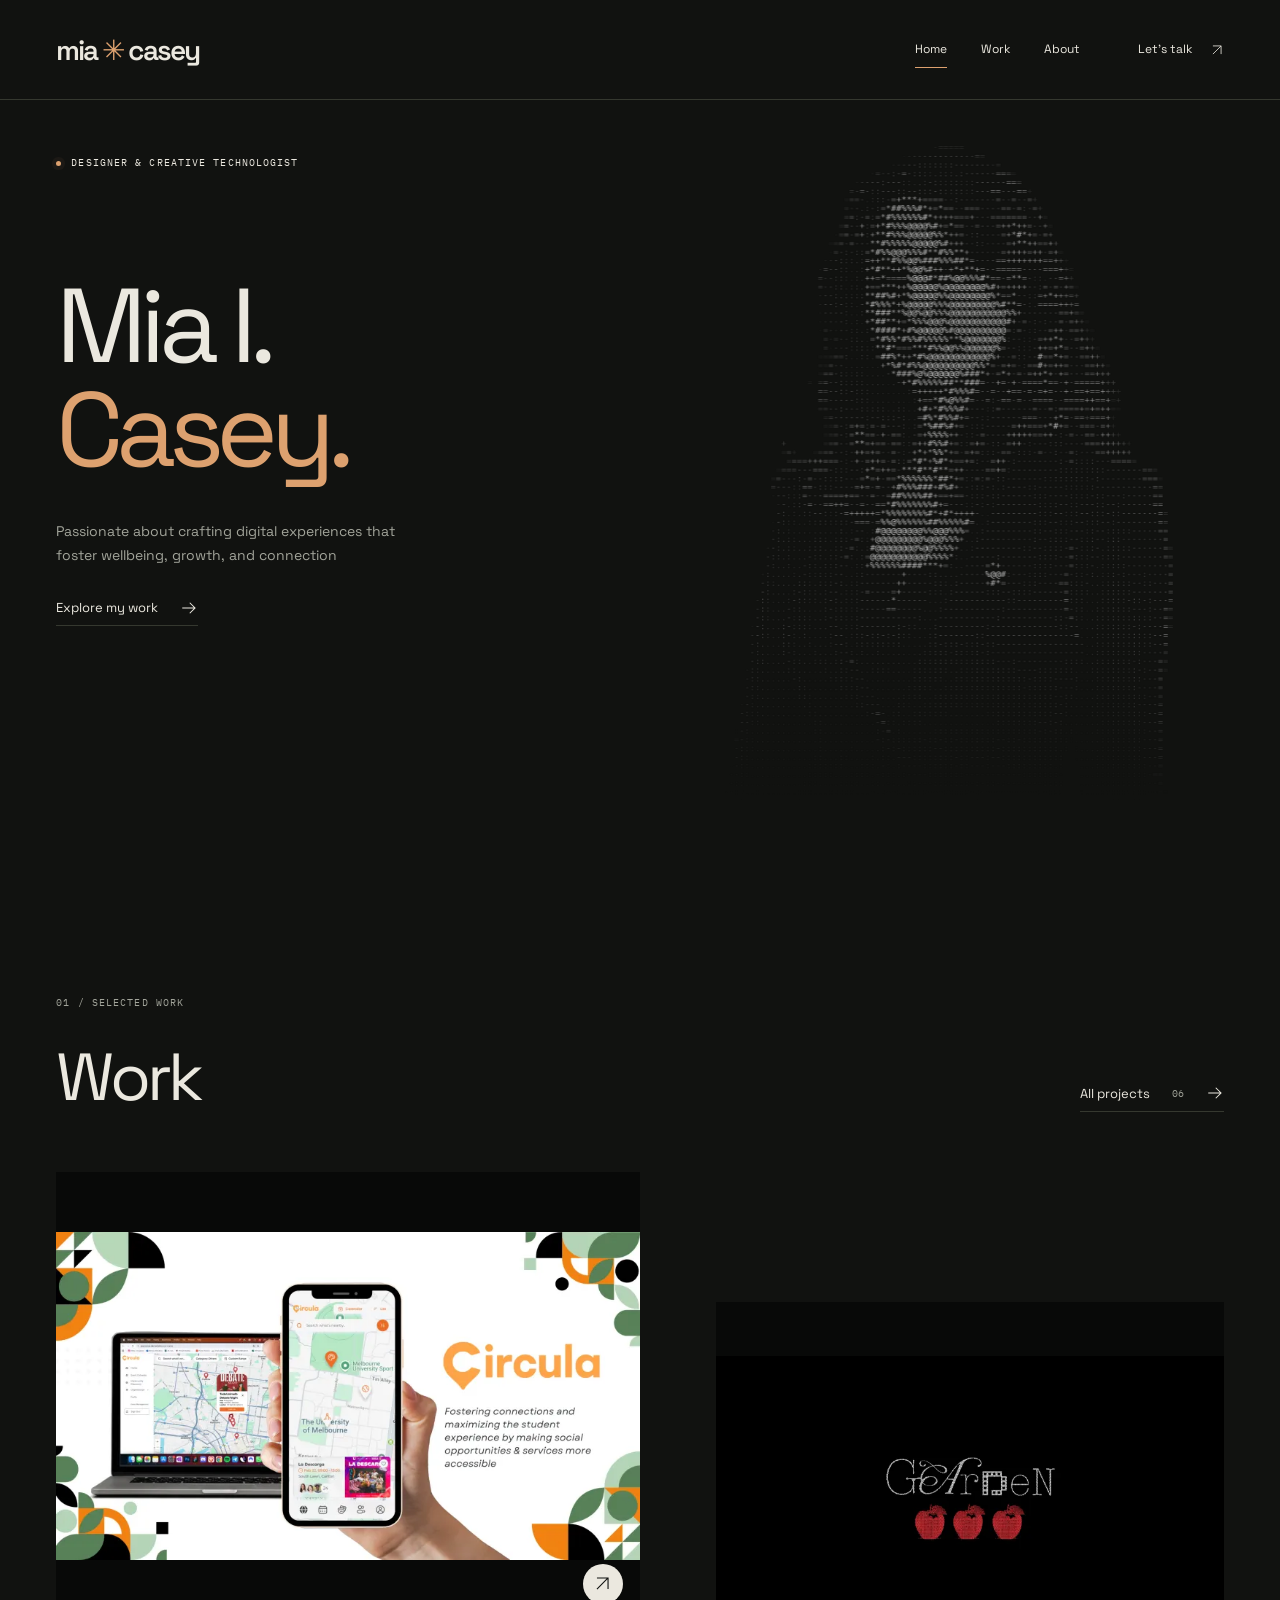
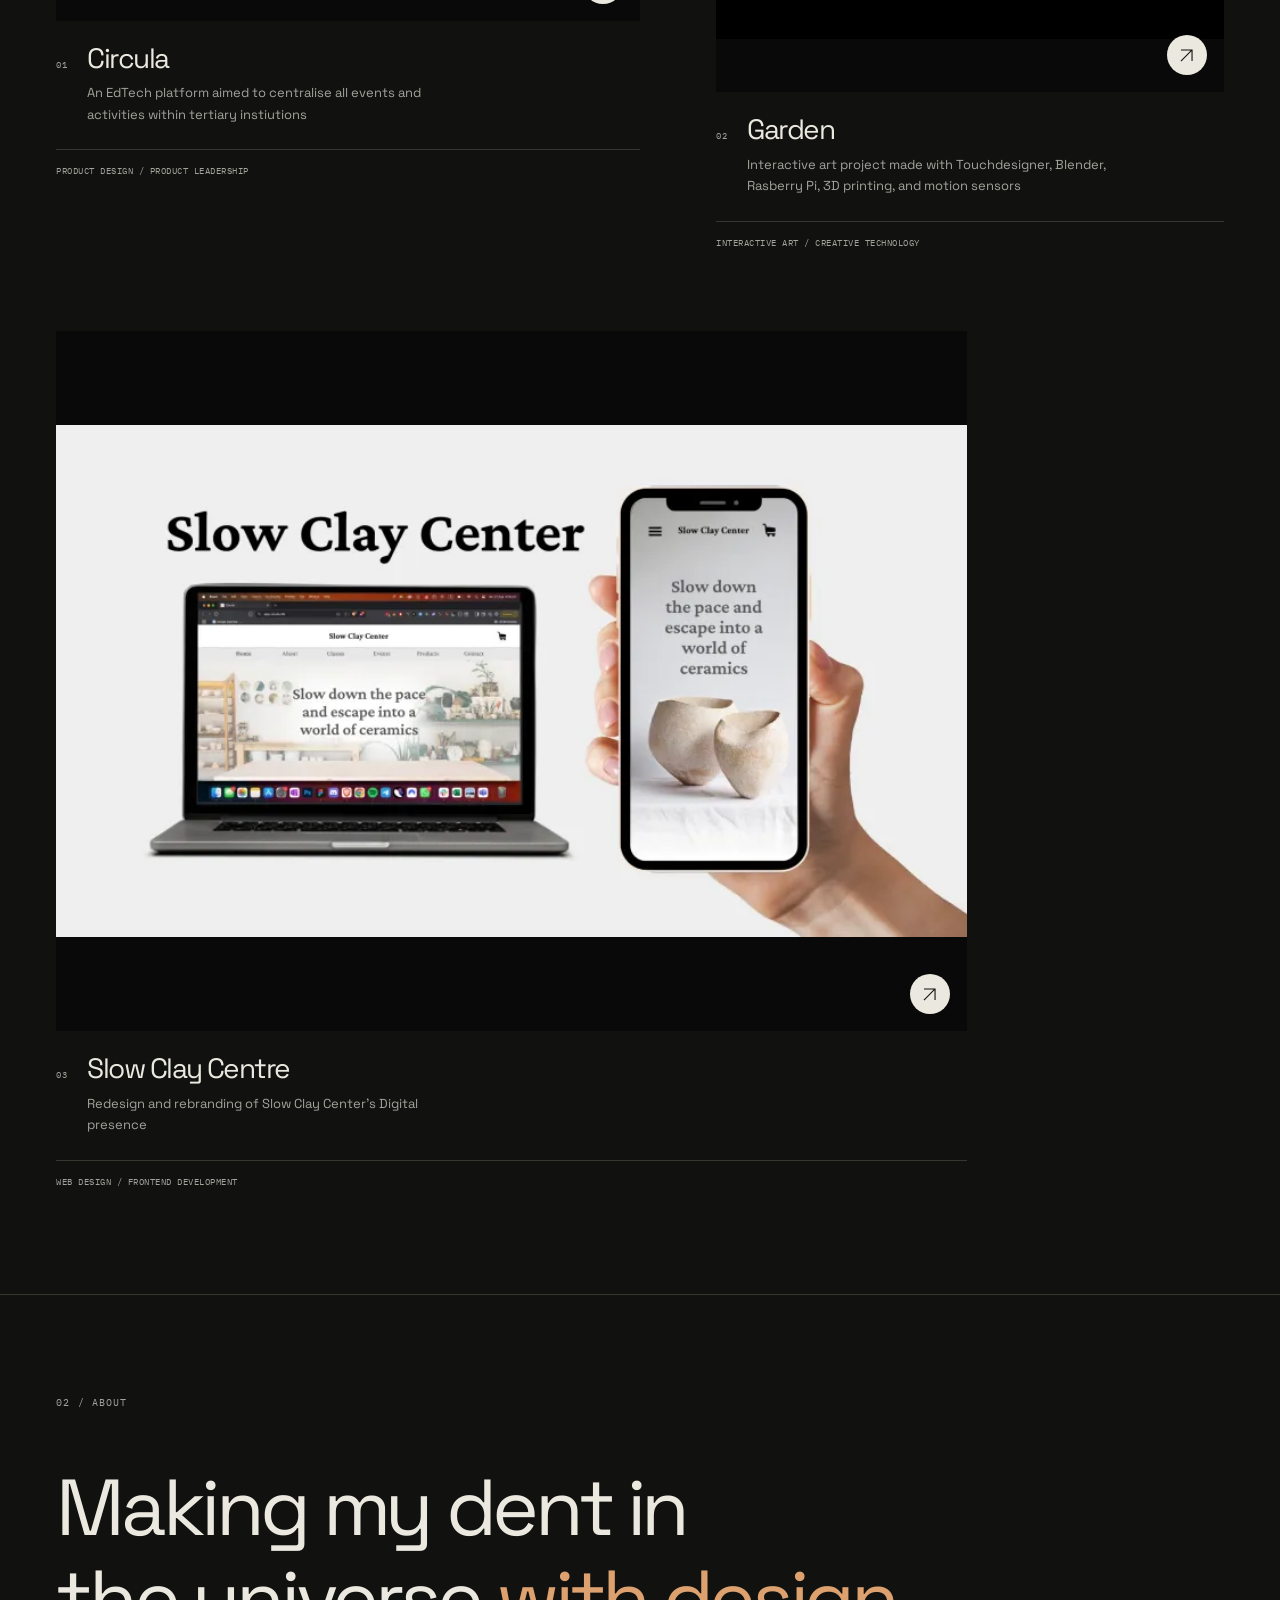
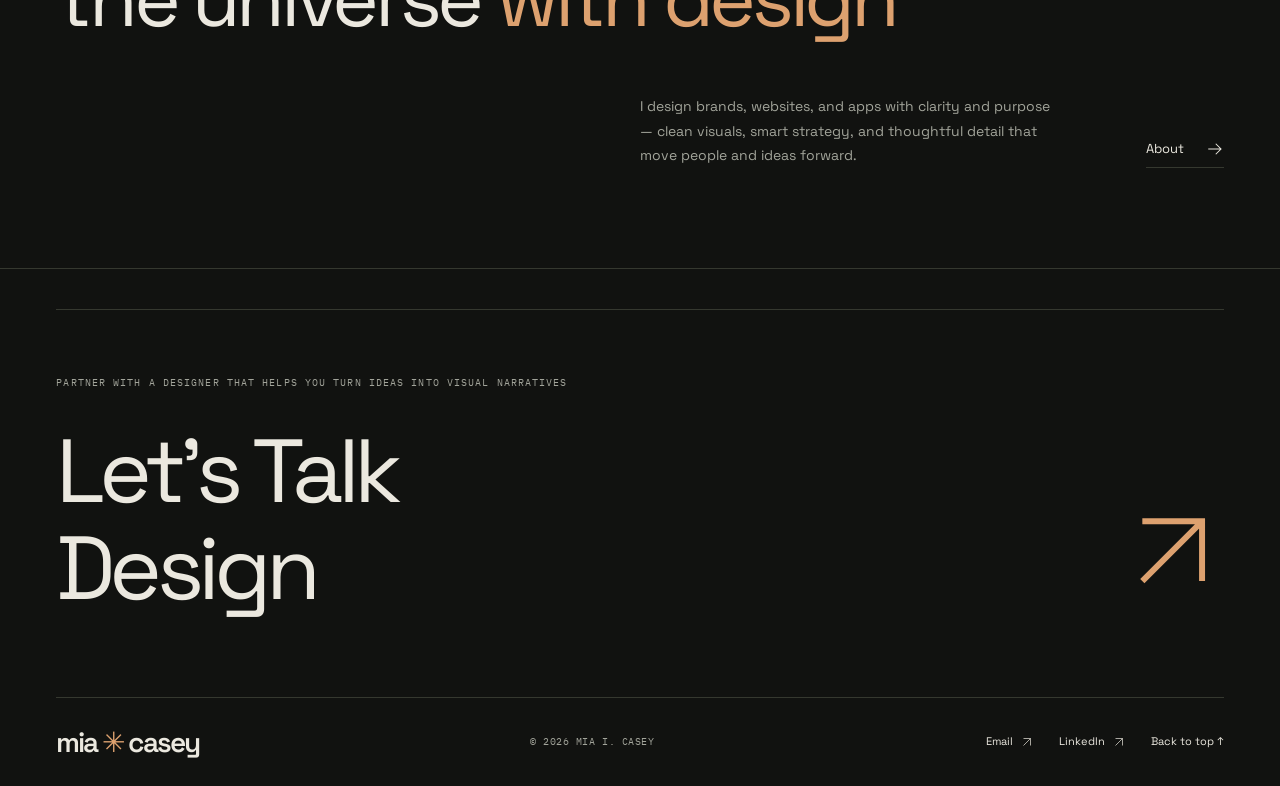
<file: index.html>
<!DOCTYPE html><html lang="en-AU"><head><meta charset="UTF-8"><meta name="viewport" content="width=device-width, initial-scale=1"><title>Mia I. Casey — Design &amp; creative technology</title><meta name="description" content="Passionate about crafting digital experiences that foster wellbeing, growth, and connection"><meta name="theme-color" content="#111210"><meta name="robots" content="index, follow"><link rel="canonical" href="https://mia-i-casey.github.io/"><link rel="icon" href="/favicon.svg" type="image/svg+xml"><meta property="og:title" content="Mia I. Casey — Design &amp; creative technology"><meta property="og:description" content="Passionate about crafting digital experiences that foster wellbeing, growth, and connection"><meta property="og:type" content="website"><meta property="og:url" content="https://mia-i-casey.github.io/"><meta property="og:image" content="https://mia-i-casey.github.io/social.jpg"><meta property="og:image:alt" content="Mia I. Casey — Design, code and everything between"><meta name="twitter:card" content="summary_large_image"><link rel="stylesheet" href="/_astro/Layout.C02AAaQJ.css"><style>@layer astro.images{:where([data-astro-image]){height:auto}:where([data-astro-image=full-width]){width:100%}:where([data-astro-image=constrained]){max-width:100%}[data-astro-image-fit=fill]{object-fit:fill}[data-astro-image-fit=contain]{object-fit:contain}[data-astro-image-fit=cover]{object-fit:cover}[data-astro-image-fit=scale-down]{object-fit:scale-down}[data-astro-image-pos=top]{object-position:top}[data-astro-image-pos=bottom]{object-position:bottom}[data-astro-image-pos=left]{object-position:left}[data-astro-image-pos=right]{object-position:right}[data-astro-image-pos=center]{object-position:center}[data-astro-image-pos=top-left]{object-position:top left}[data-astro-image-pos=top-right]{object-position:top right}[data-astro-image-pos=top-center]{object-position:top center}[data-astro-image-pos=bottom-left]{object-position:bottom left}[data-astro-image-pos=bottom-right]{object-position:bottom right}[data-astro-image-pos=bottom-center]{object-position:bottom center}[data-astro-image-pos=left-top]{object-position:left top}[data-astro-image-pos=left-bottom]{object-position:left bottom}[data-astro-image-pos=left-center]{object-position:left center}[data-astro-image-pos=right-top]{object-position:right top}[data-astro-image-pos=right-bottom]{object-position:right bottom}[data-astro-image-pos=right-center]{object-position:right center}[data-astro-image-pos=center-top]{object-position:center top}[data-astro-image-pos=center-bottom]{object-position:center bottom}[data-astro-image-pos=center-left]{object-position:center left}[data-astro-image-pos=center-right]{object-position:center right}}
</style></head><body class="home"><a class="skip-link" href="#main">Skip to content</a><header class="site-header shell"><a class="wordmark" href="/" aria-label="Mia I. Casey — home">mia<span class="wordmark-star" aria-hidden="true">✳</span>casey</a><nav aria-label="Main navigation"><a href="/" aria-current="page">Home</a><a href="/works">Work</a><a href="/about">About</a><a class="nav-contact" href="/contact">Let’s talk <svg class viewBox="0 0 24 24" fill="none" width="24" height="24" aria-hidden="true"><path d="M5 19 19 5M5 5h14v14" stroke="currentColor" stroke-width="1.4"></path></svg></a></nav></header><main id="main"><section class="hero shell" aria-labelledby="hero-title"><div class="hero-kicker eyebrow"><span class="status-dot"></span> DESIGNER & CREATIVE TECHNOLOGIST</div><div class="hero-copy"><h1 id="hero-title">Mia I.<br><span>Casey.</span></h1><p>Passionate about crafting digital experiences that foster wellbeing, growth, and connection</p><a class="text-link" href="#selected-work">Explore my work <svg class viewBox="0 0 24 24" fill="none" width="24" height="24" aria-hidden="true"><path d="M3 12h17m-7-7 7 7-7 7" stroke="currentColor" stroke-width="1.4"></path></svg></a></div><div class="hero-art"><ascii-portrait data-source="/portrait-ascii.svg" data-intensity="0.85" data-radius="0.075" data-return-duration="450" data-palette="[&quot;#42e8d5&quot;,&quot;#448cff&quot;,&quot;#e65dba&quot;,&quot;#efac67&quot;]" data-state="static" data-rendering="false"><div class="portrait-surface"><picture><img class="portrait-fallback" src="/portrait-ascii.svg" sizes="(max-width:700px) 90vw, 43vw" alt="Detailed ASCII portrait of Mia I. Casey with the background removed" width="1024" height="1536" loading="eager" fetchpriority="high" decoding="async"></picture><div class="portrait-canvas" aria-hidden="true"></div></div><button class="motion-toggle" type="button" aria-pressed="false" hidden>Enable portrait motion</button></ascii-portrait><script type="module" src="/_astro/Portrait.astro_astro_type_script_index_0_lang.eqvUTEzm.js"></script></div></section><section class="work-section shell" id="selected-work" aria-labelledby="work-title"><div class="section-top"><div><span class="eyebrow">01 / SELECTED WORK</span><h2 id="work-title">Work</h2></div><a class="text-link" href="/works">All projects <span class="count">06</span><svg class viewBox="0 0 24 24" fill="none" width="24" height="24" aria-hidden="true"><path d="M3 12h17m-7-7 7 7-7 7" stroke="currentColor" stroke-width="1.4"></path></svg></a></div><div class="project-grid"><article class="project-card" data-reveal><a class="project-image" href="/works/circula" aria-label="View Circula case study"><img src="/_astro/circula-cover.LTxjauft_21mtmI.webp" srcset="/_astro/circula-cover.LTxjauft_ZXBsK6.webp 480w, /_astro/circula-cover.LTxjauft_Z2ovFX7.webp 800w, /_astro/circula-cover.LTxjauft_yJxdb.webp 1200w, /_astro/circula-cover.LTxjauft_BuTTA.webp 1600w" alt="Circula branding with desktop and mobile views of its campus discovery platform" sizes="(max-width: 700px) 90vw, 60vw" loading="lazy" decoding="async" width="1920" height="1080"><span class="project-open" aria-hidden="true"><svg class viewBox="0 0 24 24" fill="none" width="24" height="24" aria-hidden="true"><path d="M5 19 19 5M5 5h14v14" stroke="currentColor" stroke-width="1.4"></path></svg></span></a><div class="project-heading"><span class="project-index mono">01</span><div><h3><a href="/works/circula">Circula</a></h3><p>An EdTech platform aimed to centralise all events and activities within tertiary instiutions</p></div></div><p class="project-tags mono">Product design / Product leadership</p></article><article class="project-card" data-reveal><a class="project-image" href="/works/garden" aria-label="View Garden case study"><img src="/_astro/garden-cover.BwveYTO5_1iknwV.webp" srcset="/_astro/garden-cover.BwveYTO5_1ocQVQ.webp 480w, /_astro/garden-cover.BwveYTO5_ZKJqp5.webp 800w, /_astro/garden-cover.BwveYTO5_7mb38.webp 1200w, /_astro/garden-cover.BwveYTO5_eeJrs.webp 1600w" alt="Garden installation title with three red apples against a black background" sizes="(max-width: 700px) 90vw, 60vw" loading="lazy" decoding="async" width="2400" height="1337"><span class="project-open" aria-hidden="true"><svg class viewBox="0 0 24 24" fill="none" width="24" height="24" aria-hidden="true"><path d="M5 19 19 5M5 5h14v14" stroke="currentColor" stroke-width="1.4"></path></svg></span></a><div class="project-heading"><span class="project-index mono">02</span><div><h3><a href="/works/garden">Garden</a></h3><p>Interactive art project made with Touchdesigner, Blender, Rasberry Pi, 3D printing, and motion sensors</p></div></div><p class="project-tags mono">Interactive art / Creative technology</p></article><article class="project-card" data-reveal><a class="project-image" href="/works/slow-clay-center" aria-label="View Slow Clay Centre case study"><img src="/_astro/slow-clay-center-cover.qlVjrDAF_jng5P.webp" srcset="/_astro/slow-clay-center-cover.qlVjrDAF_Z2dnIYk.webp 480w, /_astro/slow-clay-center-cover.qlVjrDAF_Z1y6vrP.webp 800w, /_astro/slow-clay-center-cover.qlVjrDAF_Z24w9NI.webp 1200w, /_astro/slow-clay-center-cover.qlVjrDAF_Z2m8b4q.webp 1600w" alt="Slow Clay Centre website displayed on a laptop and mobile phone" sizes="(max-width: 700px) 90vw, 60vw" loading="lazy" decoding="async" width="1920" height="1080"><span class="project-open" aria-hidden="true"><svg class viewBox="0 0 24 24" fill="none" width="24" height="24" aria-hidden="true"><path d="M5 19 19 5M5 5h14v14" stroke="currentColor" stroke-width="1.4"></path></svg></span></a><div class="project-heading"><span class="project-index mono">03</span><div><h3><a href="/works/slow-clay-center">Slow Clay Centre</a></h3><p>Redesign and rebranding of Slow Clay Center&#39;s Digital presence</p></div></div><p class="project-tags mono">Web design / Frontend development</p></article></div></section><section class="statement shell" aria-labelledby="approach-title"><span class="eyebrow">02 / ABOUT</span><h2 id="approach-title">Making my dent in<br>the universe <span>with design</span></h2><div class="statement-end"><p>I design brands, websites, and apps with clarity and purpose — clean visuals, smart strategy, and thoughtful detail that move people and ideas forward.</p><a class="text-link" href="/about">About <svg class viewBox="0 0 24 24" fill="none" width="24" height="24" aria-hidden="true"><path d="M3 12h17m-7-7 7 7-7 7" stroke="currentColor" stroke-width="1.4"></path></svg></a></div></section></main><footer class="site-footer shell"><div class="footer-top"><p class="eyebrow">Partner with a designer that helps you turn ideas into visual narratives</p><a class="footer-contact" href="mailto:miaicasey1971@gmail.com">Let's Talk<br>Design<svg class viewBox="0 0 24 24" fill="none" width="24" height="24" aria-hidden="true"><path d="M5 19 19 5M5 5h14v14" stroke="currentColor" stroke-width="1.4"></path></svg></a></div><div class="footer-bottom"><a class="wordmark" href="/">mia<span aria-hidden="true">✳</span>casey</a><span class="mono">© 2026 MIA I. CASEY</span><div><a href="mailto:miaicasey1971@gmail.com">Email <svg class viewBox="0 0 24 24" fill="none" width="24" height="24" aria-hidden="true"><path d="M5 19 19 5M5 5h14v14" stroke="currentColor" stroke-width="1.4"></path></svg></a><a href="https://www.linkedin.com/in/miaicasey/">LinkedIn <svg class viewBox="0 0 24 24" fill="none" width="24" height="24" aria-hidden="true"><path d="M5 19 19 5M5 5h14v14" stroke="currentColor" stroke-width="1.4"></path></svg></a><a href="#top" data-back-top>Back to top ↑</a></div></div></footer><script type="module">if(document.querySelectorAll(`[data-back-top]`).forEach(e=>e.addEventListener(`click`,e=>{e.preventDefault(),window.scrollTo({top:0,behavior:matchMedia(`(prefers-reduced-motion: reduce)`).matches?`instant`:`smooth`}),document.querySelector(`.wordmark`)?.focus({preventScroll:!0})})),!matchMedia(`(prefers-reduced-motion: reduce)`).matches&&`IntersectionObserver`in window){let e=new IntersectionObserver(t=>t.forEach(t=>{t.isIntersecting&&(t.target.classList.add(`is-visible`),e.unobserve(t.target))}),{threshold:.08});document.querySelectorAll(`[data-reveal]`).forEach(t=>e.observe(t))}</script></body></html>
</file>
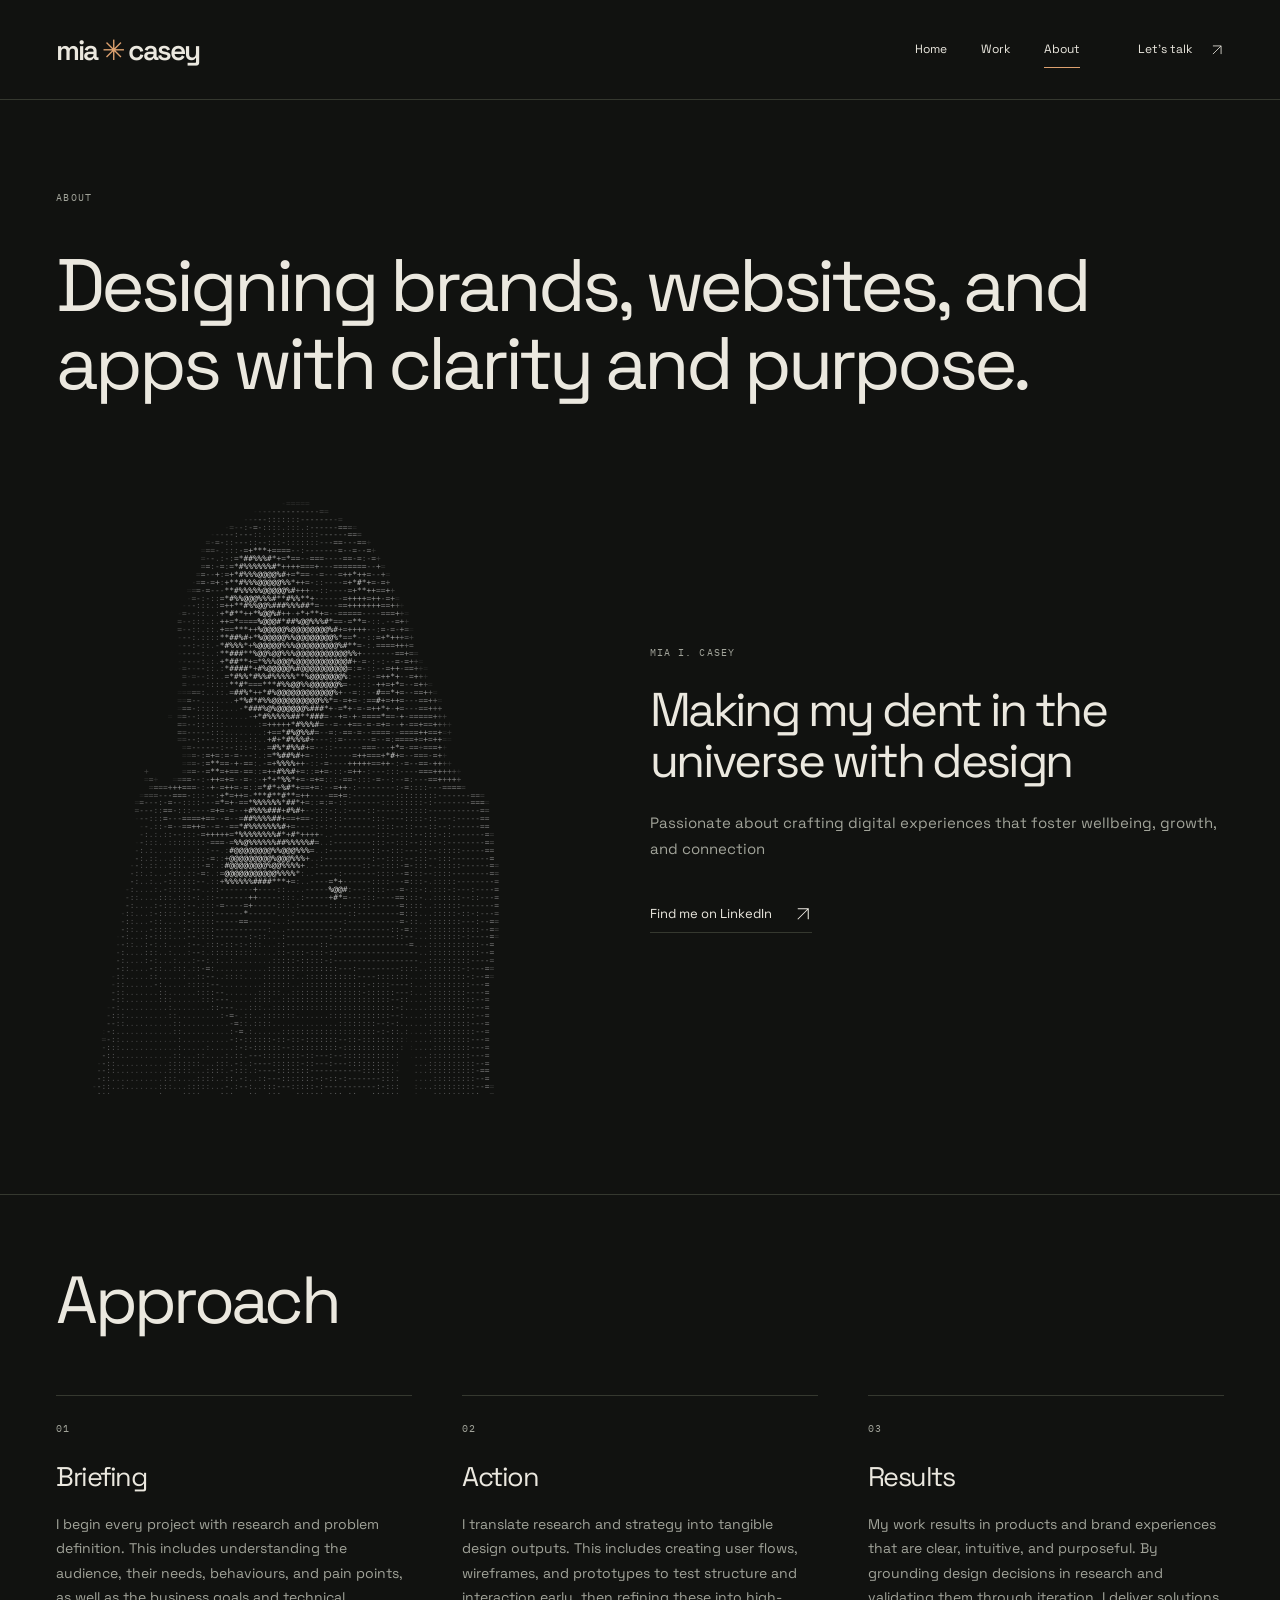
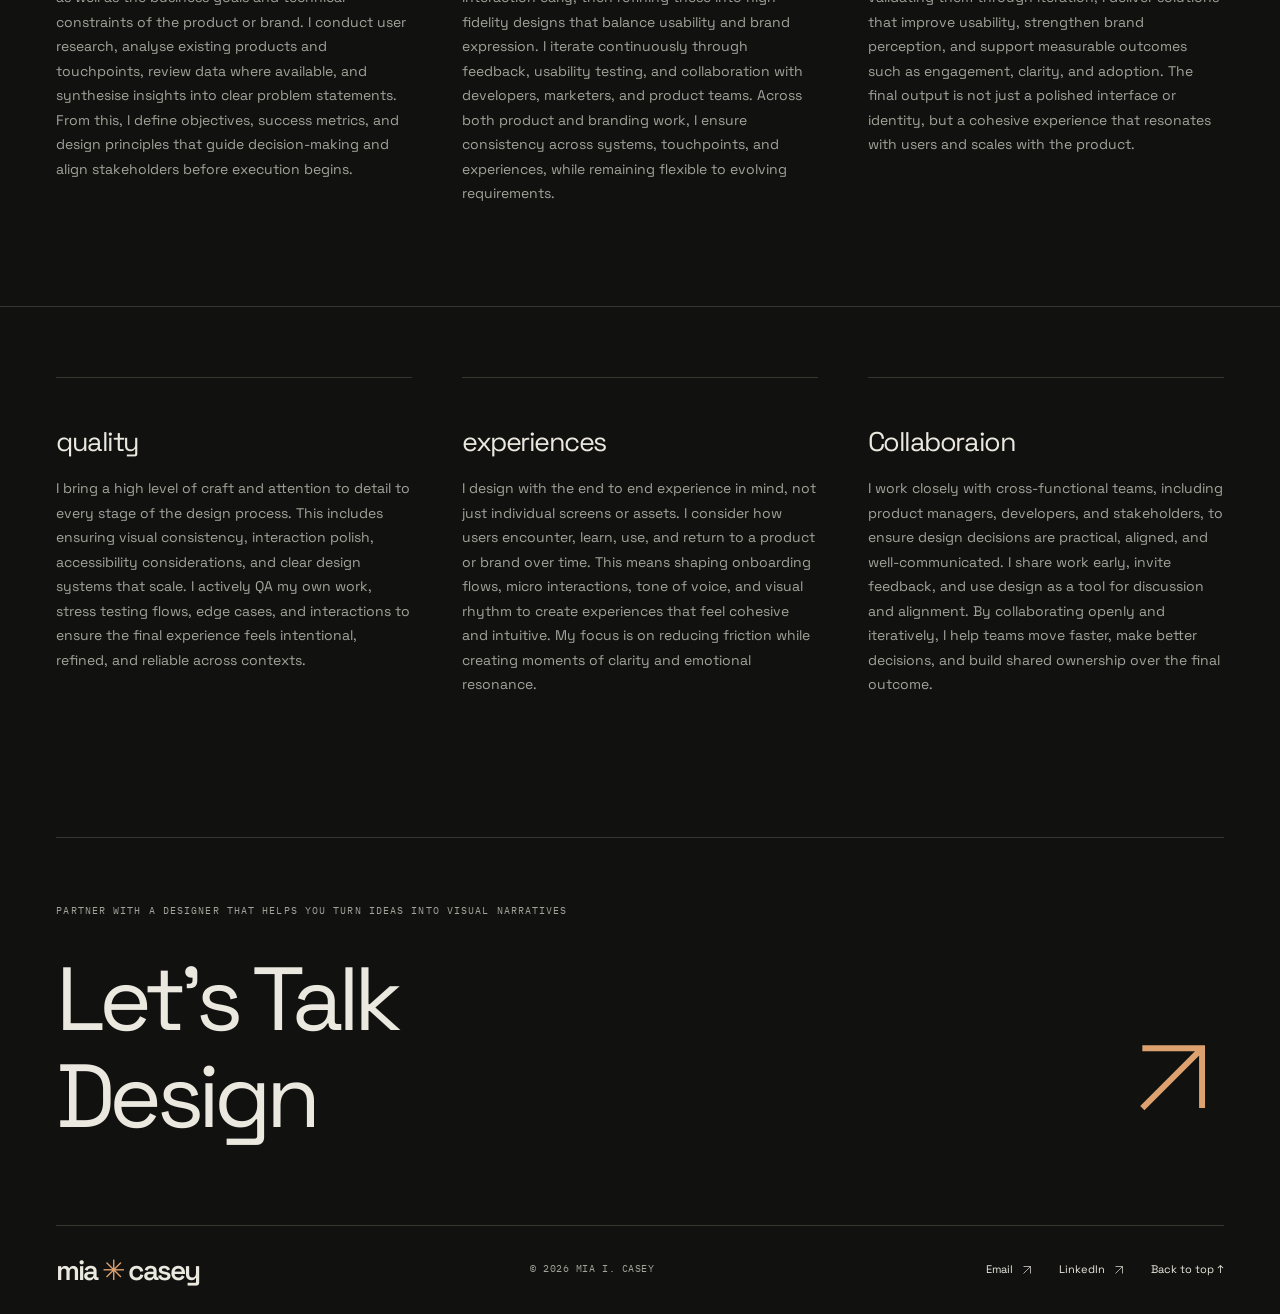
<file: about/index.html>
<!DOCTYPE html><html lang="en-AU"><head><meta charset="UTF-8"><meta name="viewport" content="width=device-width, initial-scale=1"><title>About — Mia I. Casey</title><meta name="description" content="Designing brands, websites, and apps with clarity and purpose."><meta name="theme-color" content="#111210"><meta name="robots" content="index, follow"><link rel="canonical" href="https://mia-i-casey.github.io/about/"><link rel="icon" href="/favicon.svg" type="image/svg+xml"><meta property="og:title" content="About — Mia I. Casey"><meta property="og:description" content="Designing brands, websites, and apps with clarity and purpose."><meta property="og:type" content="website"><meta property="og:url" content="https://mia-i-casey.github.io/about/"><meta property="og:image" content="https://mia-i-casey.github.io/social.jpg"><meta property="og:image:alt" content="Mia I. Casey — Design, code and everything between"><meta name="twitter:card" content="summary_large_image"><link rel="stylesheet" href="/_astro/Layout.C02AAaQJ.css"></head><body class><a class="skip-link" href="#main">Skip to content</a><header class="site-header shell"><a class="wordmark" href="/" aria-label="Mia I. Casey — home">mia<span class="wordmark-star" aria-hidden="true">✳</span>casey</a><nav aria-label="Main navigation"><a href="/">Home</a><a href="/works">Work</a><a href="/about" aria-current="page">About</a><a class="nav-contact" href="/contact">Let’s talk <svg class viewBox="0 0 24 24" fill="none" width="24" height="24" aria-hidden="true"><path d="M5 19 19 5M5 5h14v14" stroke="currentColor" stroke-width="1.4"></path></svg></a></nav></header><main id="main"><section class="page-heading shell"><span class="eyebrow">ABOUT</span><h1 class="about-heading">Designing brands, websites, and apps with clarity and purpose.</h1></section><section class="about-intro shell"><div class="about-portrait"><img src="/portrait-ascii.svg" alt="Detailed ASCII portrait of Mia I. Casey with the background removed" width="1024" height="1536"></div><div><span class="eyebrow">MIA I. CASEY</span><h2>Making my dent in the universe with design</h2><p>Passionate about crafting digital experiences that foster wellbeing, growth, and connection</p><a class="text-link" href="https://www.linkedin.com/in/miaicasey/">Find me on LinkedIn<svg class viewBox="0 0 24 24" fill="none" width="24" height="24" aria-hidden="true"><path d="M5 19 19 5M5 5h14v14" stroke="currentColor" stroke-width="1.4"></path></svg></a></div></section><section class="approach shell"><div class="section-top"><h2>Approach</h2></div><div class="approach-grid"><article><span class="eyebrow">01</span><h3>Briefing</h3><p>I begin every project with research and problem definition. This includes understanding the audience, their needs, behaviours, and pain points, as well as the business goals and technical constraints of the product or brand. I conduct user research, analyse existing products and touchpoints, review data where available, and synthesise insights into clear problem statements. From this, I define objectives, success metrics, and design principles that guide decision-making and align stakeholders before execution begins.</p></article><article><span class="eyebrow">02</span><h3>Action</h3><p>I translate research and strategy into tangible design outputs. This includes creating user flows, wireframes, and prototypes to test structure and interaction early, then refining these into high-fidelity designs that balance usability and brand expression. I iterate continuously through feedback, usability testing, and collaboration with developers, marketers, and product teams. Across both product and branding work, I ensure consistency across systems, touchpoints, and experiences, while remaining flexible to evolving requirements.</p></article><article><span class="eyebrow">03</span><h3>Results</h3><p>My work results in products and brand experiences that are clear, intuitive, and purposeful. By grounding design decisions in research and validating them through iteration, I deliver solutions that improve usability, strengthen brand perception, and support measurable outcomes such as engagement, clarity, and adoption. The final output is not just a polished interface or identity, but a cohesive experience that resonates with users and scales with the product.</p></article></div></section><section class="approach shell"><div class="approach-grid"><article><h3>quality</h3><p>I bring a high level of craft and attention to detail to every stage of the design process. This includes ensuring visual consistency, interaction polish, accessibility considerations, and clear design systems that scale. I actively QA my own work, stress testing flows, edge cases, and interactions to ensure the final experience feels intentional, refined, and reliable across contexts.</p></article><article><h3>experiences</h3><p>I design with the end to end experience in mind, not just individual screens or assets. I consider how users encounter, learn, use, and return to a product or brand over time. This means shaping onboarding flows, micro interactions, tone of voice, and visual rhythm to create experiences that feel cohesive and intuitive. My focus is on reducing friction while creating moments of clarity and emotional resonance.</p></article><article><h3>Collaboraion</h3><p>I work closely with cross-functional teams, including product managers, developers, and stakeholders, to ensure design decisions are practical, aligned, and well-communicated. I share work early, invite feedback, and use design as a tool for discussion and alignment. By collaborating openly and iteratively, I help teams move faster, make better decisions, and build shared ownership over the final outcome.</p></article></div></section></main><footer class="site-footer shell"><div class="footer-top"><p class="eyebrow">Partner with a designer that helps you turn ideas into visual narratives</p><a class="footer-contact" href="mailto:miaicasey1971@gmail.com">Let's Talk<br>Design<svg class viewBox="0 0 24 24" fill="none" width="24" height="24" aria-hidden="true"><path d="M5 19 19 5M5 5h14v14" stroke="currentColor" stroke-width="1.4"></path></svg></a></div><div class="footer-bottom"><a class="wordmark" href="/">mia<span aria-hidden="true">✳</span>casey</a><span class="mono">© 2026 MIA I. CASEY</span><div><a href="mailto:miaicasey1971@gmail.com">Email <svg class viewBox="0 0 24 24" fill="none" width="24" height="24" aria-hidden="true"><path d="M5 19 19 5M5 5h14v14" stroke="currentColor" stroke-width="1.4"></path></svg></a><a href="https://www.linkedin.com/in/miaicasey/">LinkedIn <svg class viewBox="0 0 24 24" fill="none" width="24" height="24" aria-hidden="true"><path d="M5 19 19 5M5 5h14v14" stroke="currentColor" stroke-width="1.4"></path></svg></a><a href="#top" data-back-top>Back to top ↑</a></div></div></footer><script type="module">if(document.querySelectorAll(`[data-back-top]`).forEach(e=>e.addEventListener(`click`,e=>{e.preventDefault(),window.scrollTo({top:0,behavior:matchMedia(`(prefers-reduced-motion: reduce)`).matches?`instant`:`smooth`}),document.querySelector(`.wordmark`)?.focus({preventScroll:!0})})),!matchMedia(`(prefers-reduced-motion: reduce)`).matches&&`IntersectionObserver`in window){let e=new IntersectionObserver(t=>t.forEach(t=>{t.isIntersecting&&(t.target.classList.add(`is-visible`),e.unobserve(t.target))}),{threshold:.08});document.querySelectorAll(`[data-reveal]`).forEach(t=>e.observe(t))}</script></body></html>
</file>
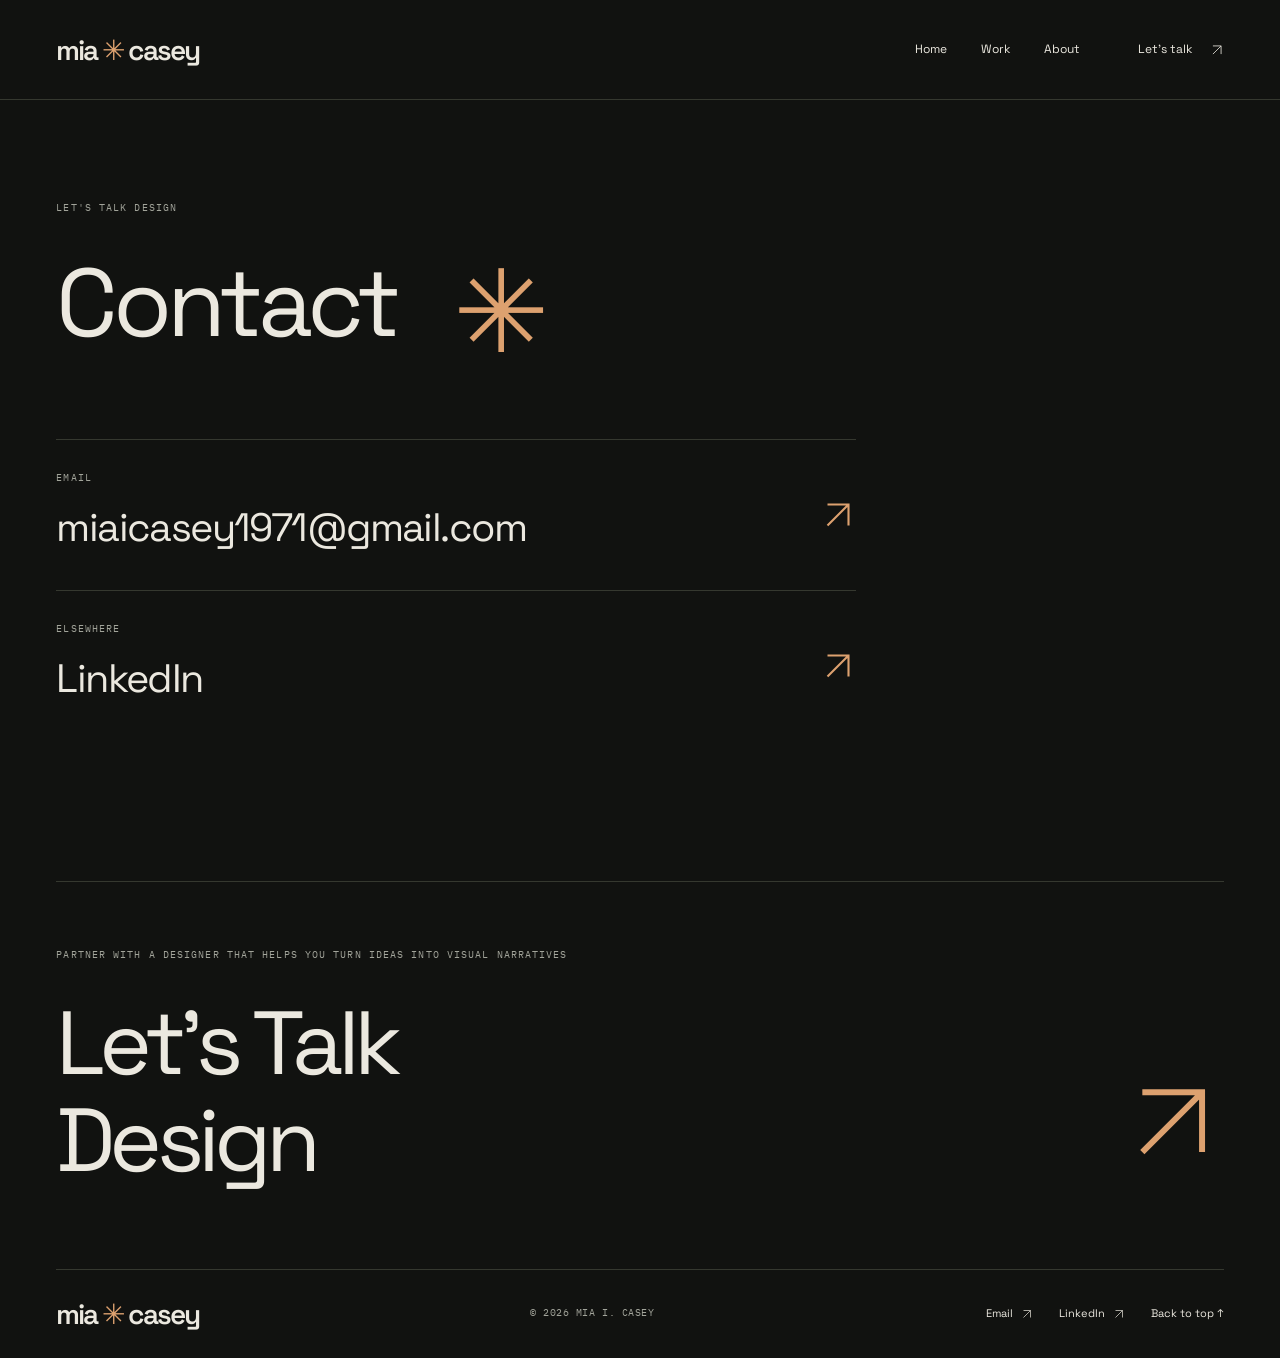
<file: contact/index.html>
<!DOCTYPE html><html lang="en-AU"><head><meta charset="UTF-8"><meta name="viewport" content="width=device-width, initial-scale=1"><title>Contact — Mia I. Casey</title><meta name="description" content="Get in touch with Mia I. Casey about design, development, and creative technology."><meta name="theme-color" content="#111210"><meta name="robots" content="index, follow"><link rel="canonical" href="https://mia-i-casey.github.io/contact/"><link rel="icon" href="/favicon.svg" type="image/svg+xml"><meta property="og:title" content="Contact — Mia I. Casey"><meta property="og:description" content="Get in touch with Mia I. Casey about design, development, and creative technology."><meta property="og:type" content="website"><meta property="og:url" content="https://mia-i-casey.github.io/contact/"><meta property="og:image" content="https://mia-i-casey.github.io/social.jpg"><meta property="og:image:alt" content="Mia I. Casey — Design, code and everything between"><meta name="twitter:card" content="summary_large_image"><link rel="stylesheet" href="/_astro/Layout.C02AAaQJ.css"></head><body class><a class="skip-link" href="#main">Skip to content</a><header class="site-header shell"><a class="wordmark" href="/" aria-label="Mia I. Casey — home">mia<span class="wordmark-star" aria-hidden="true">✳</span>casey</a><nav aria-label="Main navigation"><a href="/">Home</a><a href="/works">Work</a><a href="/about">About</a><a class="nav-contact" href="/contact">Let’s talk <svg class viewBox="0 0 24 24" fill="none" width="24" height="24" aria-hidden="true"><path d="M5 19 19 5M5 5h14v14" stroke="currentColor" stroke-width="1.4"></path></svg></a></nav></header><main id="main"><section class="contact-page shell"><span class="eyebrow">LET'S TALK DESIGN</span><h1>Contact<span class="heading-star" aria-hidden="true">✳</span></h1><div class="contact-links"><a href="mailto:miaicasey1971@gmail.com"><span><span class="eyebrow">EMAIL</span>miaicasey1971@gmail.com</span><svg class viewBox="0 0 24 24" fill="none" width="24" height="24" aria-hidden="true"><path d="M5 19 19 5M5 5h14v14" stroke="currentColor" stroke-width="1.4"></path></svg></a><a href="https://www.linkedin.com/in/miaicasey/"><span><span class="eyebrow">ELSEWHERE</span>LinkedIn</span><svg class viewBox="0 0 24 24" fill="none" width="24" height="24" aria-hidden="true"><path d="M5 19 19 5M5 5h14v14" stroke="currentColor" stroke-width="1.4"></path></svg></a></div></section></main><footer class="site-footer shell"><div class="footer-top"><p class="eyebrow">Partner with a designer that helps you turn ideas into visual narratives</p><a class="footer-contact" href="mailto:miaicasey1971@gmail.com">Let's Talk<br>Design<svg class viewBox="0 0 24 24" fill="none" width="24" height="24" aria-hidden="true"><path d="M5 19 19 5M5 5h14v14" stroke="currentColor" stroke-width="1.4"></path></svg></a></div><div class="footer-bottom"><a class="wordmark" href="/">mia<span aria-hidden="true">✳</span>casey</a><span class="mono">© 2026 MIA I. CASEY</span><div><a href="mailto:miaicasey1971@gmail.com">Email <svg class viewBox="0 0 24 24" fill="none" width="24" height="24" aria-hidden="true"><path d="M5 19 19 5M5 5h14v14" stroke="currentColor" stroke-width="1.4"></path></svg></a><a href="https://www.linkedin.com/in/miaicasey/">LinkedIn <svg class viewBox="0 0 24 24" fill="none" width="24" height="24" aria-hidden="true"><path d="M5 19 19 5M5 5h14v14" stroke="currentColor" stroke-width="1.4"></path></svg></a><a href="#top" data-back-top>Back to top ↑</a></div></div></footer><script type="module">if(document.querySelectorAll(`[data-back-top]`).forEach(e=>e.addEventListener(`click`,e=>{e.preventDefault(),window.scrollTo({top:0,behavior:matchMedia(`(prefers-reduced-motion: reduce)`).matches?`instant`:`smooth`}),document.querySelector(`.wordmark`)?.focus({preventScroll:!0})})),!matchMedia(`(prefers-reduced-motion: reduce)`).matches&&`IntersectionObserver`in window){let e=new IntersectionObserver(t=>t.forEach(t=>{t.isIntersecting&&(t.target.classList.add(`is-visible`),e.unobserve(t.target))}),{threshold:.08});document.querySelectorAll(`[data-reveal]`).forEach(t=>e.observe(t))}</script></body></html>
</file>
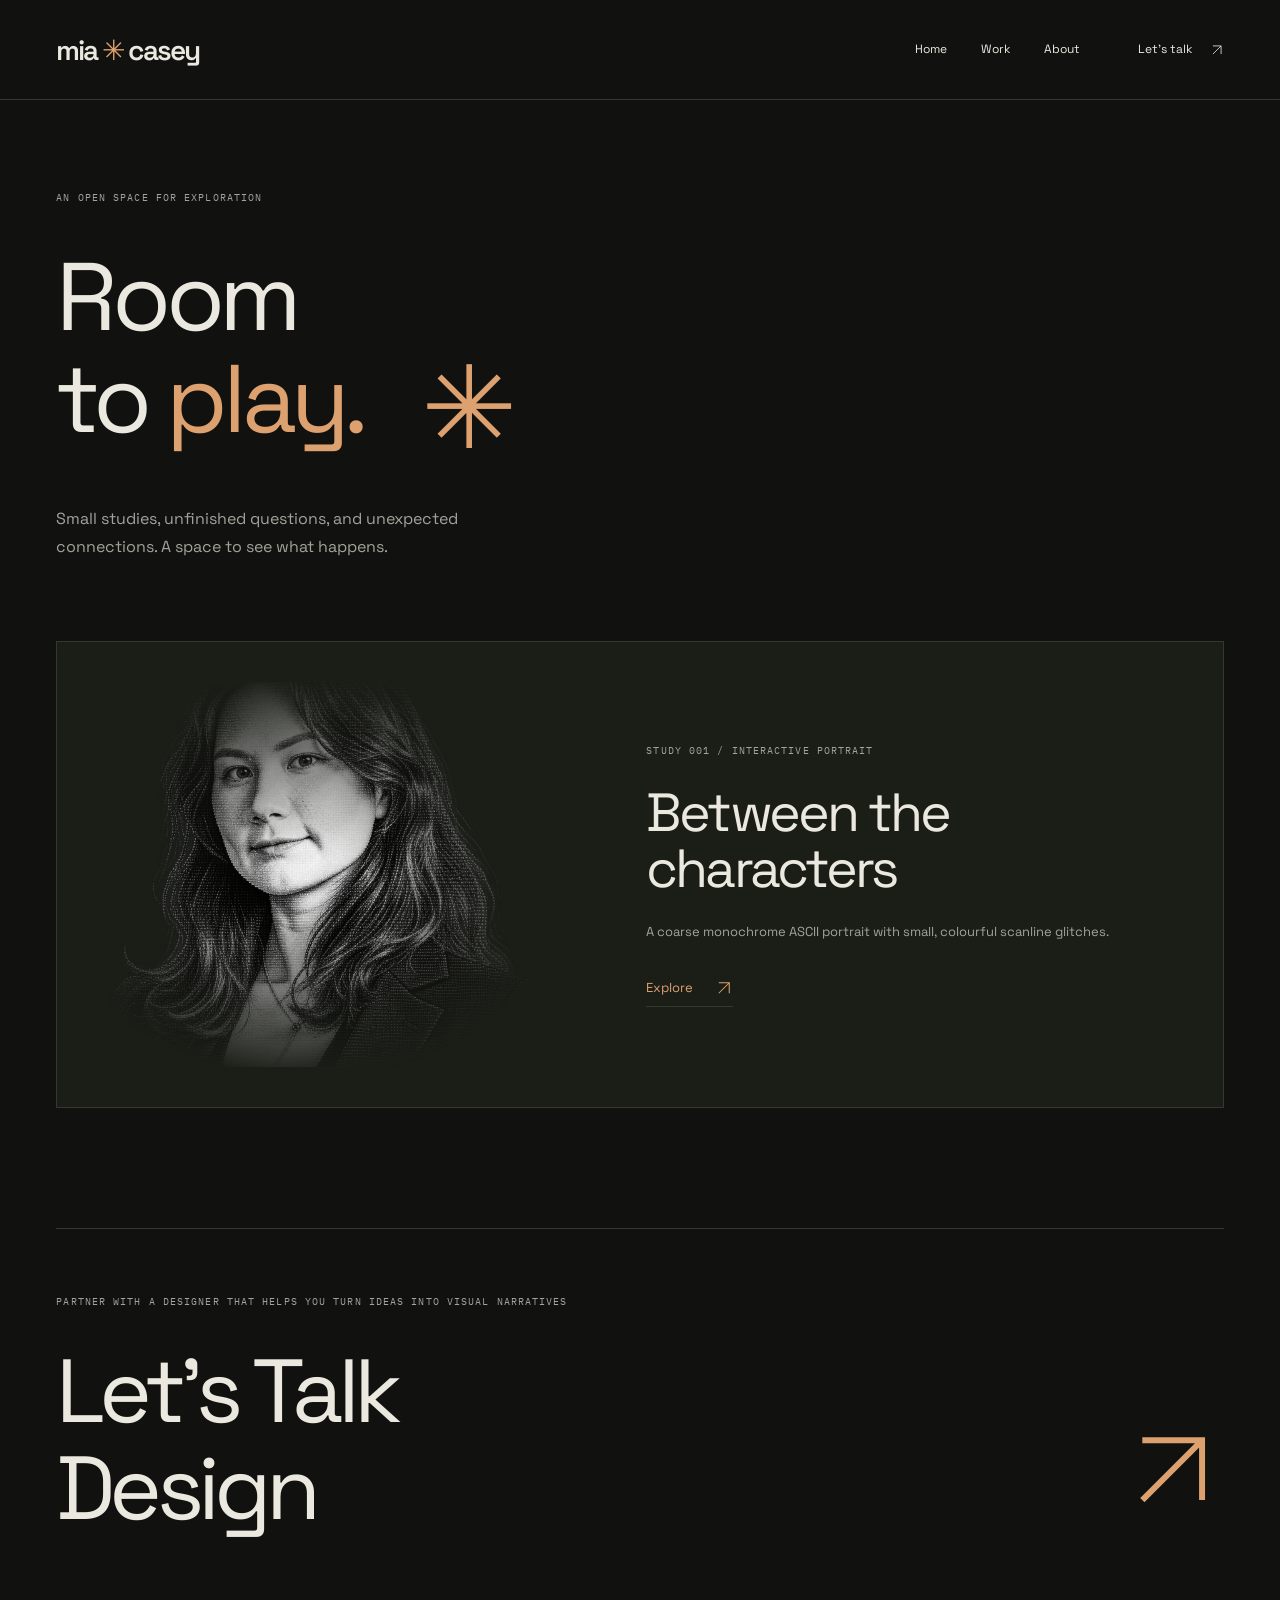
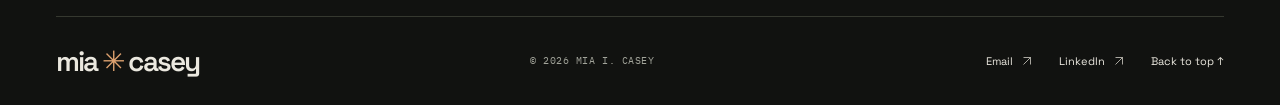
<file: experiments/index.html>
<!DOCTYPE html><html lang="en-AU"><head><meta charset="UTF-8"><meta name="viewport" content="width=device-width, initial-scale=1"><title>Experiments — Mia I. Casey</title><meta name="description" content="Small studies in interaction, digital identity, and creative technology by Mia I. Casey."><meta name="theme-color" content="#111210"><meta name="robots" content="index, follow"><link rel="canonical" href="https://mia-i-casey.github.io/experiments/"><link rel="icon" href="/favicon.svg" type="image/svg+xml"><meta property="og:title" content="Experiments — Mia I. Casey"><meta property="og:description" content="Small studies in interaction, digital identity, and creative technology by Mia I. Casey."><meta property="og:type" content="website"><meta property="og:url" content="https://mia-i-casey.github.io/experiments/"><meta property="og:image" content="https://mia-i-casey.github.io/social.jpg"><meta property="og:image:alt" content="Mia I. Casey — Design, code and everything between"><meta name="twitter:card" content="summary_large_image"><link rel="stylesheet" href="/_astro/Layout.C02AAaQJ.css"></head><body class><a class="skip-link" href="#main">Skip to content</a><header class="site-header shell"><a class="wordmark" href="/" aria-label="Mia I. Casey — home">mia<span class="wordmark-star" aria-hidden="true">✳</span>casey</a><nav aria-label="Main navigation"><a href="/">Home</a><a href="/works">Work</a><a href="/about">About</a><a class="nav-contact" href="/contact">Let’s talk <svg class viewBox="0 0 24 24" fill="none" width="24" height="24" aria-hidden="true"><path d="M5 19 19 5M5 5h14v14" stroke="currentColor" stroke-width="1.4"></path></svg></a></nav></header><main id="main"><section class="page-heading shell"><span class="eyebrow">AN OPEN SPACE FOR EXPLORATION</span><h1>Room<br>to <span class="accent">play.</span><span class="heading-star" aria-hidden="true">✳</span></h1><p>Small studies, unfinished questions, and unexpected connections. A space to see what happens.</p></section><section class="shell experiments-list" aria-label="Experiments"><a class="experiment-banner" href="/experiments/ascii-portrait"><div class="experiment-image"><img src="/portrait-detailed.webp" srcset="/portrait-detailed-480.webp 480w, /portrait-detailed-800.webp 800w, /portrait-detailed.webp 1024w" sizes="(max-width:700px) 90vw, 43vw" alt="ASCII portrait study" width="1024" height="1536" loading="lazy"></div><div><span class="eyebrow">STUDY 001 / INTERACTIVE PORTRAIT</span><h2>Between the characters</h2><p>A coarse monochrome ASCII portrait with small, colourful scanline glitches.</p><span class="text-link">Explore <svg class viewBox="0 0 24 24" fill="none" width="24" height="24" aria-hidden="true"><path d="M5 19 19 5M5 5h14v14" stroke="currentColor" stroke-width="1.4"></path></svg></span></div></a></section></main><footer class="site-footer shell"><div class="footer-top"><p class="eyebrow">Partner with a designer that helps you turn ideas into visual narratives</p><a class="footer-contact" href="mailto:miaicasey1971@gmail.com">Let's Talk<br>Design<svg class viewBox="0 0 24 24" fill="none" width="24" height="24" aria-hidden="true"><path d="M5 19 19 5M5 5h14v14" stroke="currentColor" stroke-width="1.4"></path></svg></a></div><div class="footer-bottom"><a class="wordmark" href="/">mia<span aria-hidden="true">✳</span>casey</a><span class="mono">© 2026 MIA I. CASEY</span><div><a href="mailto:miaicasey1971@gmail.com">Email <svg class viewBox="0 0 24 24" fill="none" width="24" height="24" aria-hidden="true"><path d="M5 19 19 5M5 5h14v14" stroke="currentColor" stroke-width="1.4"></path></svg></a><a href="https://www.linkedin.com/in/miaicasey/">LinkedIn <svg class viewBox="0 0 24 24" fill="none" width="24" height="24" aria-hidden="true"><path d="M5 19 19 5M5 5h14v14" stroke="currentColor" stroke-width="1.4"></path></svg></a><a href="#top" data-back-top>Back to top ↑</a></div></div></footer><script type="module">if(document.querySelectorAll(`[data-back-top]`).forEach(e=>e.addEventListener(`click`,e=>{e.preventDefault(),window.scrollTo({top:0,behavior:matchMedia(`(prefers-reduced-motion: reduce)`).matches?`instant`:`smooth`}),document.querySelector(`.wordmark`)?.focus({preventScroll:!0})})),!matchMedia(`(prefers-reduced-motion: reduce)`).matches&&`IntersectionObserver`in window){let e=new IntersectionObserver(t=>t.forEach(t=>{t.isIntersecting&&(t.target.classList.add(`is-visible`),e.unobserve(t.target))}),{threshold:.08});document.querySelectorAll(`[data-reveal]`).forEach(t=>e.observe(t))}</script></body></html>
</file>
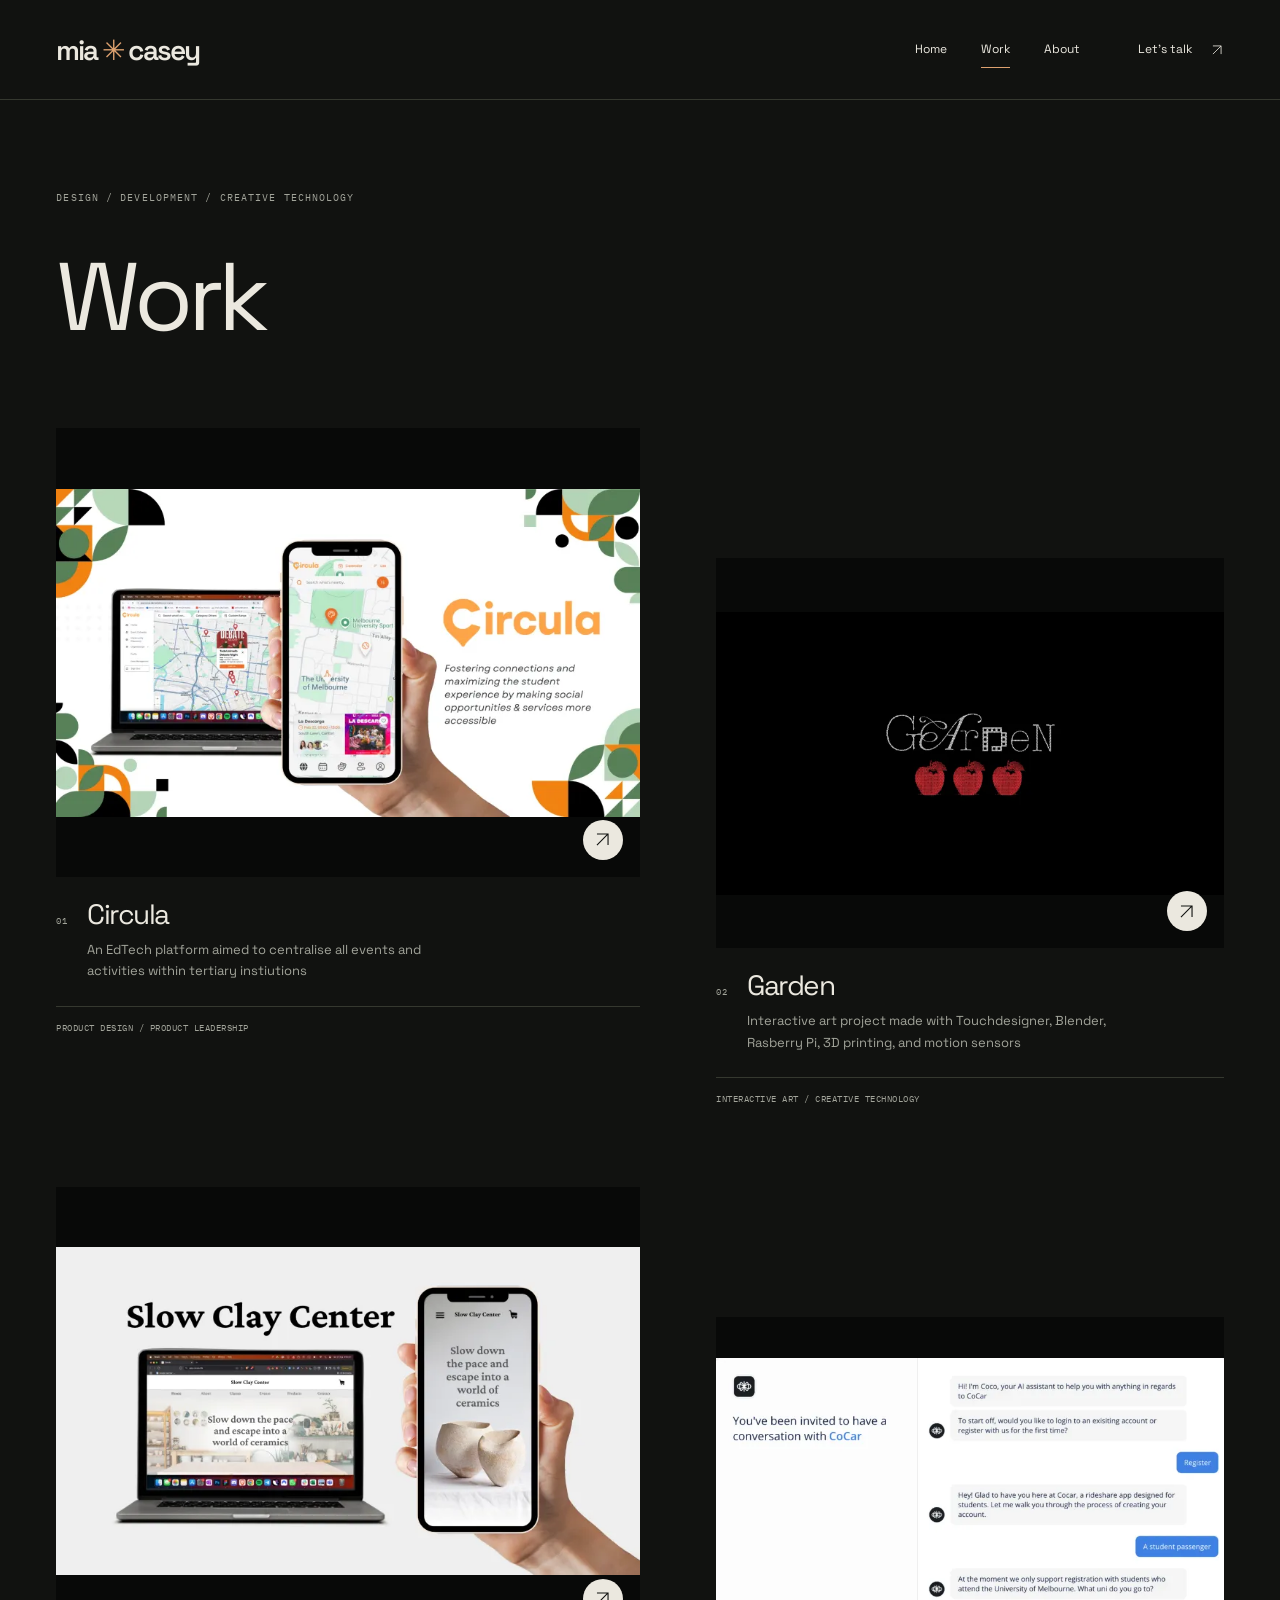
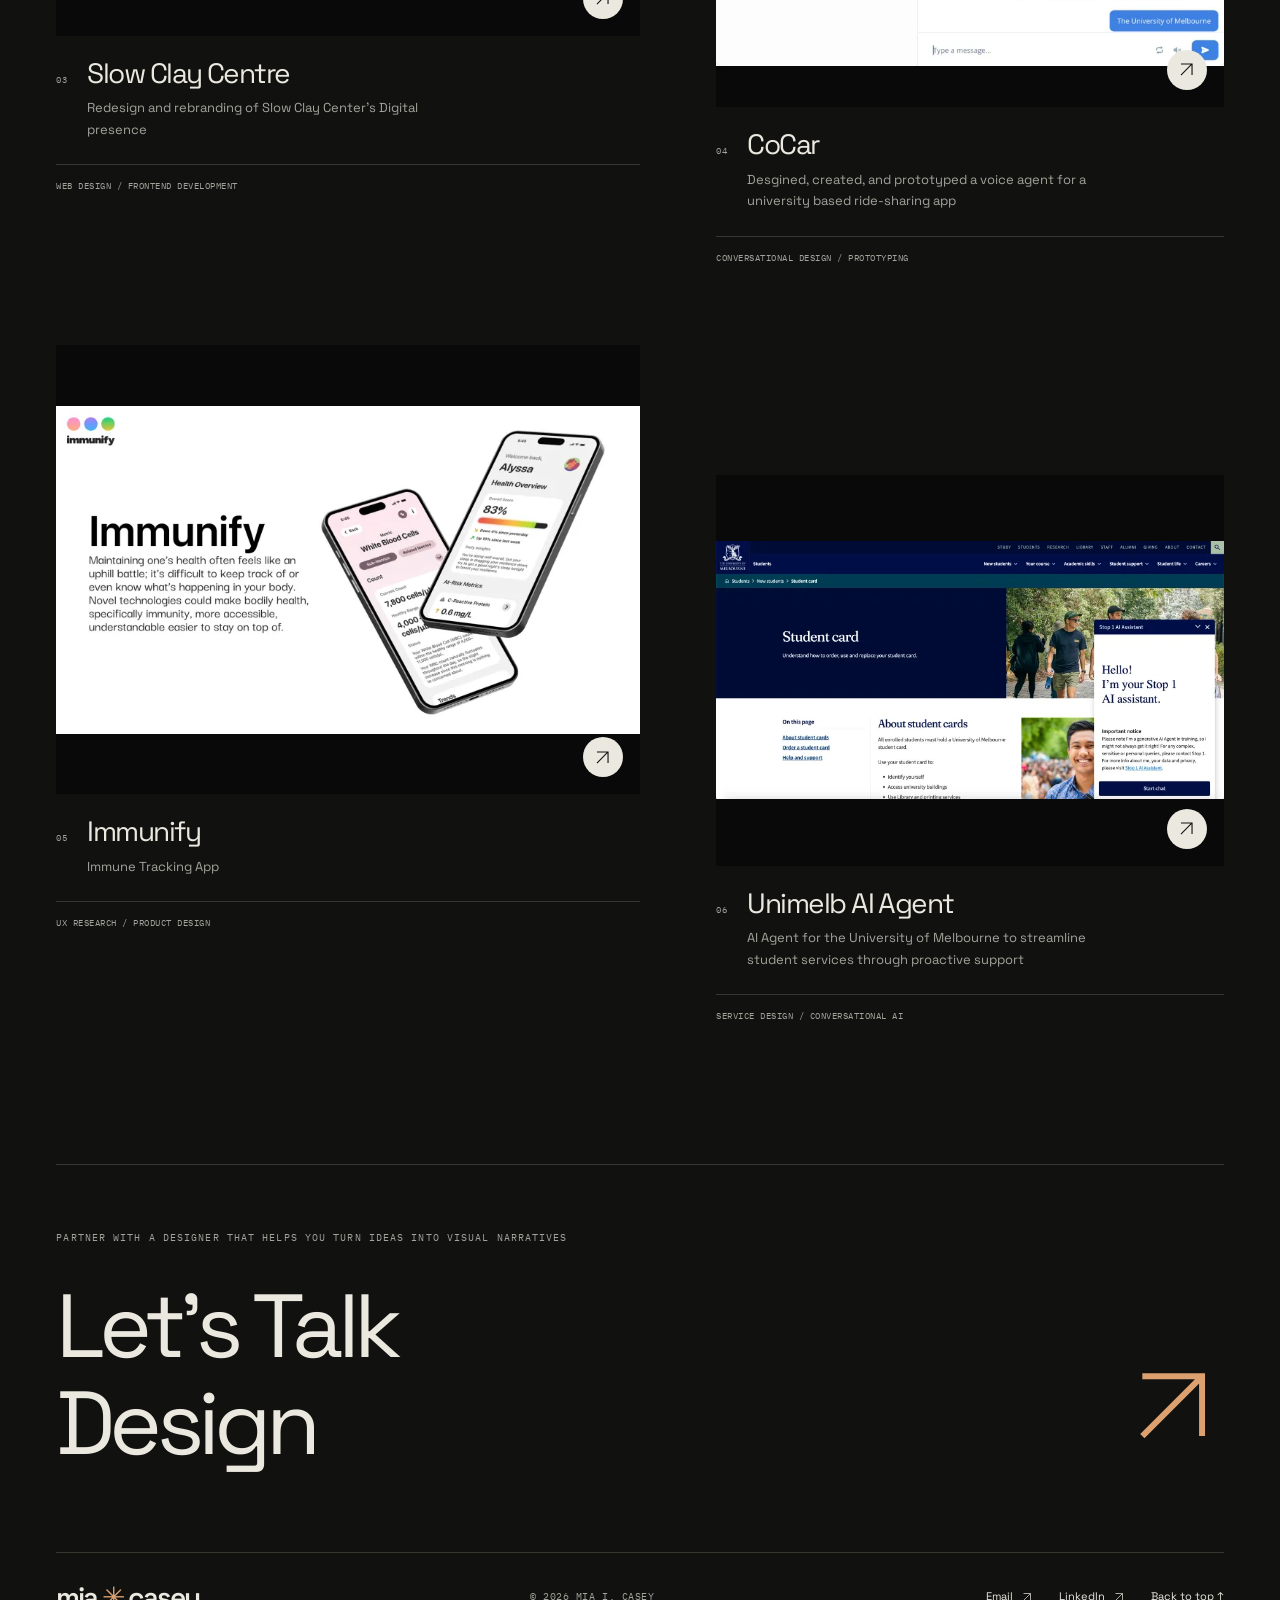
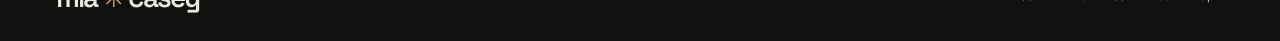
<file: works/index.html>
<!DOCTYPE html><html lang="en-AU"><head><meta charset="UTF-8"><meta name="viewport" content="width=device-width, initial-scale=1"><title>Selected work — Mia I. Casey</title><meta name="description" content="Explore Mia I. Casey’s work across product design, conversational experiences, frontend development, and interactive art."><meta name="theme-color" content="#111210"><meta name="robots" content="index, follow"><link rel="canonical" href="https://mia-i-casey.github.io/works/"><link rel="icon" href="/favicon.svg" type="image/svg+xml"><meta property="og:title" content="Selected work — Mia I. Casey"><meta property="og:description" content="Explore Mia I. Casey’s work across product design, conversational experiences, frontend development, and interactive art."><meta property="og:type" content="website"><meta property="og:url" content="https://mia-i-casey.github.io/works/"><meta property="og:image" content="https://mia-i-casey.github.io/social.jpg"><meta property="og:image:alt" content="Mia I. Casey — Design, code and everything between"><meta name="twitter:card" content="summary_large_image"><link rel="stylesheet" href="/_astro/Layout.C02AAaQJ.css"><style>@layer astro.images{:where([data-astro-image]){height:auto}:where([data-astro-image=full-width]){width:100%}:where([data-astro-image=constrained]){max-width:100%}[data-astro-image-fit=fill]{object-fit:fill}[data-astro-image-fit=contain]{object-fit:contain}[data-astro-image-fit=cover]{object-fit:cover}[data-astro-image-fit=scale-down]{object-fit:scale-down}[data-astro-image-pos=top]{object-position:top}[data-astro-image-pos=bottom]{object-position:bottom}[data-astro-image-pos=left]{object-position:left}[data-astro-image-pos=right]{object-position:right}[data-astro-image-pos=center]{object-position:center}[data-astro-image-pos=top-left]{object-position:top left}[data-astro-image-pos=top-right]{object-position:top right}[data-astro-image-pos=top-center]{object-position:top center}[data-astro-image-pos=bottom-left]{object-position:bottom left}[data-astro-image-pos=bottom-right]{object-position:bottom right}[data-astro-image-pos=bottom-center]{object-position:bottom center}[data-astro-image-pos=left-top]{object-position:left top}[data-astro-image-pos=left-bottom]{object-position:left bottom}[data-astro-image-pos=left-center]{object-position:left center}[data-astro-image-pos=right-top]{object-position:right top}[data-astro-image-pos=right-bottom]{object-position:right bottom}[data-astro-image-pos=right-center]{object-position:right center}[data-astro-image-pos=center-top]{object-position:center top}[data-astro-image-pos=center-bottom]{object-position:center bottom}[data-astro-image-pos=center-left]{object-position:center left}[data-astro-image-pos=center-right]{object-position:center right}}
</style></head><body class><a class="skip-link" href="#main">Skip to content</a><header class="site-header shell"><a class="wordmark" href="/" aria-label="Mia I. Casey — home">mia<span class="wordmark-star" aria-hidden="true">✳</span>casey</a><nav aria-label="Main navigation"><a href="/">Home</a><a href="/works" aria-current="page">Work</a><a href="/about">About</a><a class="nav-contact" href="/contact">Let’s talk <svg class viewBox="0 0 24 24" fill="none" width="24" height="24" aria-hidden="true"><path d="M5 19 19 5M5 5h14v14" stroke="currentColor" stroke-width="1.4"></path></svg></a></nav></header><main id="main"><section class="page-heading shell"><span class="eyebrow">DESIGN / DEVELOPMENT / CREATIVE TECHNOLOGY</span><h1>Work</h1></section><section class="shell work-list" aria-label="Projects"><div class="project-grid"><article class="project-card" data-reveal><a class="project-image" href="/works/circula" aria-label="View Circula case study"><img src="/_astro/circula-cover.LTxjauft_21mtmI.webp" srcset="/_astro/circula-cover.LTxjauft_ZXBsK6.webp 480w, /_astro/circula-cover.LTxjauft_Z2ovFX7.webp 800w, /_astro/circula-cover.LTxjauft_yJxdb.webp 1200w, /_astro/circula-cover.LTxjauft_BuTTA.webp 1600w" alt="Circula branding with desktop and mobile views of its campus discovery platform" sizes="(max-width: 700px) 90vw, 60vw" loading="lazy" decoding="async" width="1920" height="1080"><span class="project-open" aria-hidden="true"><svg class viewBox="0 0 24 24" fill="none" width="24" height="24" aria-hidden="true"><path d="M5 19 19 5M5 5h14v14" stroke="currentColor" stroke-width="1.4"></path></svg></span></a><div class="project-heading"><span class="project-index mono">01</span><div><h3><a href="/works/circula">Circula</a></h3><p>An EdTech platform aimed to centralise all events and activities within tertiary instiutions</p></div></div><p class="project-tags mono">Product design / Product leadership</p></article><article class="project-card" data-reveal><a class="project-image" href="/works/garden" aria-label="View Garden case study"><img src="/_astro/garden-cover.BwveYTO5_1iknwV.webp" srcset="/_astro/garden-cover.BwveYTO5_1ocQVQ.webp 480w, /_astro/garden-cover.BwveYTO5_ZKJqp5.webp 800w, /_astro/garden-cover.BwveYTO5_7mb38.webp 1200w, /_astro/garden-cover.BwveYTO5_eeJrs.webp 1600w" alt="Garden installation title with three red apples against a black background" sizes="(max-width: 700px) 90vw, 60vw" loading="lazy" decoding="async" width="2400" height="1337"><span class="project-open" aria-hidden="true"><svg class viewBox="0 0 24 24" fill="none" width="24" height="24" aria-hidden="true"><path d="M5 19 19 5M5 5h14v14" stroke="currentColor" stroke-width="1.4"></path></svg></span></a><div class="project-heading"><span class="project-index mono">02</span><div><h3><a href="/works/garden">Garden</a></h3><p>Interactive art project made with Touchdesigner, Blender, Rasberry Pi, 3D printing, and motion sensors</p></div></div><p class="project-tags mono">Interactive art / Creative technology</p></article><article class="project-card" data-reveal><a class="project-image" href="/works/slow-clay-center" aria-label="View Slow Clay Centre case study"><img src="/_astro/slow-clay-center-cover.qlVjrDAF_jng5P.webp" srcset="/_astro/slow-clay-center-cover.qlVjrDAF_Z2dnIYk.webp 480w, /_astro/slow-clay-center-cover.qlVjrDAF_Z1y6vrP.webp 800w, /_astro/slow-clay-center-cover.qlVjrDAF_Z24w9NI.webp 1200w, /_astro/slow-clay-center-cover.qlVjrDAF_Z2m8b4q.webp 1600w" alt="Slow Clay Centre website displayed on a laptop and mobile phone" sizes="(max-width: 700px) 90vw, 60vw" loading="lazy" decoding="async" width="1920" height="1080"><span class="project-open" aria-hidden="true"><svg class viewBox="0 0 24 24" fill="none" width="24" height="24" aria-hidden="true"><path d="M5 19 19 5M5 5h14v14" stroke="currentColor" stroke-width="1.4"></path></svg></span></a><div class="project-heading"><span class="project-index mono">03</span><div><h3><a href="/works/slow-clay-center">Slow Clay Centre</a></h3><p>Redesign and rebranding of Slow Clay Center&#39;s Digital presence</p></div></div><p class="project-tags mono">Web design / Frontend development</p></article><article class="project-card" data-reveal><a class="project-image" href="/works/cocar" aria-label="View CoCar case study"><img src="/_astro/cocar-cover.BXGUqbje_hojpI.webp" srcset="/_astro/cocar-cover.BXGUqbje_1DmLpI.webp 480w, /_astro/cocar-cover.BXGUqbje_9byDx.webp 800w, /_astro/cocar-cover.BXGUqbje_Zlm7fQ.webp 1200w, /_astro/cocar-cover.BXGUqbje_hojpI.webp 1278w" alt="CoCar conversational interface assisting a student with registration" sizes="(max-width: 700px) 90vw, 60vw" loading="lazy" decoding="async" width="1278" height="778"><span class="project-open" aria-hidden="true"><svg class viewBox="0 0 24 24" fill="none" width="24" height="24" aria-hidden="true"><path d="M5 19 19 5M5 5h14v14" stroke="currentColor" stroke-width="1.4"></path></svg></span></a><div class="project-heading"><span class="project-index mono">04</span><div><h3><a href="/works/cocar">CoCar</a></h3><p>Desgined, created, and prototyped a voice agent for a university based ride-sharing app</p></div></div><p class="project-tags mono">Conversational design / Prototyping</p></article><article class="project-card" data-reveal><a class="project-image" href="/works/immunify" aria-label="View Immunify case study"><img src="/_astro/immunify-cover.BrmAcAyX_1J9fJF.webp" srcset="/_astro/immunify-cover.BrmAcAyX_Z5ugCz.webp 480w, /_astro/immunify-cover.BrmAcAyX_vbEuM.webp 800w, /_astro/immunify-cover.BrmAcAyX_1pJkv0.webp 1200w, /_astro/immunify-cover.BrmAcAyX_Z1dLRlw.webp 1600w" alt="Immunify mobile app concept with a health overview and explanatory insights" sizes="(max-width: 700px) 90vw, 60vw" loading="lazy" decoding="async" width="1920" height="1080"><span class="project-open" aria-hidden="true"><svg class viewBox="0 0 24 24" fill="none" width="24" height="24" aria-hidden="true"><path d="M5 19 19 5M5 5h14v14" stroke="currentColor" stroke-width="1.4"></path></svg></span></a><div class="project-heading"><span class="project-index mono">05</span><div><h3><a href="/works/immunify">Immunify</a></h3><p>Immune Tracking App</p></div></div><p class="project-tags mono">UX research / Product design</p></article><article class="project-card" data-reveal><a class="project-image" href="/works/unimelb-ai-agent" aria-label="View Unimelb AI Agent case study"><img src="/_astro/unimelb-ai-agent-cover.J7OPcA12_RJybe.webp" srcset="/_astro/unimelb-ai-agent-cover.J7OPcA12_Z7EibT.webp 480w, /_astro/unimelb-ai-agent-cover.J7OPcA12_Z1ahoik.webp 800w, /_astro/unimelb-ai-agent-cover.J7OPcA12_CbfGo.webp 1200w, /_astro/unimelb-ai-agent-cover.J7OPcA12_18LRGu.webp 1600w" alt="University of Melbourne student services page with the Stop 1 AI assistant" sizes="(max-width: 700px) 90vw, 60vw" loading="lazy" decoding="async" width="2400" height="1221"><span class="project-open" aria-hidden="true"><svg class viewBox="0 0 24 24" fill="none" width="24" height="24" aria-hidden="true"><path d="M5 19 19 5M5 5h14v14" stroke="currentColor" stroke-width="1.4"></path></svg></span></a><div class="project-heading"><span class="project-index mono">06</span><div><h3><a href="/works/unimelb-ai-agent">Unimelb AI Agent</a></h3><p>AI Agent for the University of Melbourne to streamline student services through proactive support</p></div></div><p class="project-tags mono">Service design / Conversational AI</p></article></div></section></main><footer class="site-footer shell"><div class="footer-top"><p class="eyebrow">Partner with a designer that helps you turn ideas into visual narratives</p><a class="footer-contact" href="mailto:miaicasey1971@gmail.com">Let's Talk<br>Design<svg class viewBox="0 0 24 24" fill="none" width="24" height="24" aria-hidden="true"><path d="M5 19 19 5M5 5h14v14" stroke="currentColor" stroke-width="1.4"></path></svg></a></div><div class="footer-bottom"><a class="wordmark" href="/">mia<span aria-hidden="true">✳</span>casey</a><span class="mono">© 2026 MIA I. CASEY</span><div><a href="mailto:miaicasey1971@gmail.com">Email <svg class viewBox="0 0 24 24" fill="none" width="24" height="24" aria-hidden="true"><path d="M5 19 19 5M5 5h14v14" stroke="currentColor" stroke-width="1.4"></path></svg></a><a href="https://www.linkedin.com/in/miaicasey/">LinkedIn <svg class viewBox="0 0 24 24" fill="none" width="24" height="24" aria-hidden="true"><path d="M5 19 19 5M5 5h14v14" stroke="currentColor" stroke-width="1.4"></path></svg></a><a href="#top" data-back-top>Back to top ↑</a></div></div></footer><script type="module">if(document.querySelectorAll(`[data-back-top]`).forEach(e=>e.addEventListener(`click`,e=>{e.preventDefault(),window.scrollTo({top:0,behavior:matchMedia(`(prefers-reduced-motion: reduce)`).matches?`instant`:`smooth`}),document.querySelector(`.wordmark`)?.focus({preventScroll:!0})})),!matchMedia(`(prefers-reduced-motion: reduce)`).matches&&`IntersectionObserver`in window){let e=new IntersectionObserver(t=>t.forEach(t=>{t.isIntersecting&&(t.target.classList.add(`is-visible`),e.unobserve(t.target))}),{threshold:.08});document.querySelectorAll(`[data-reveal]`).forEach(t=>e.observe(t))}</script></body></html>
</file>
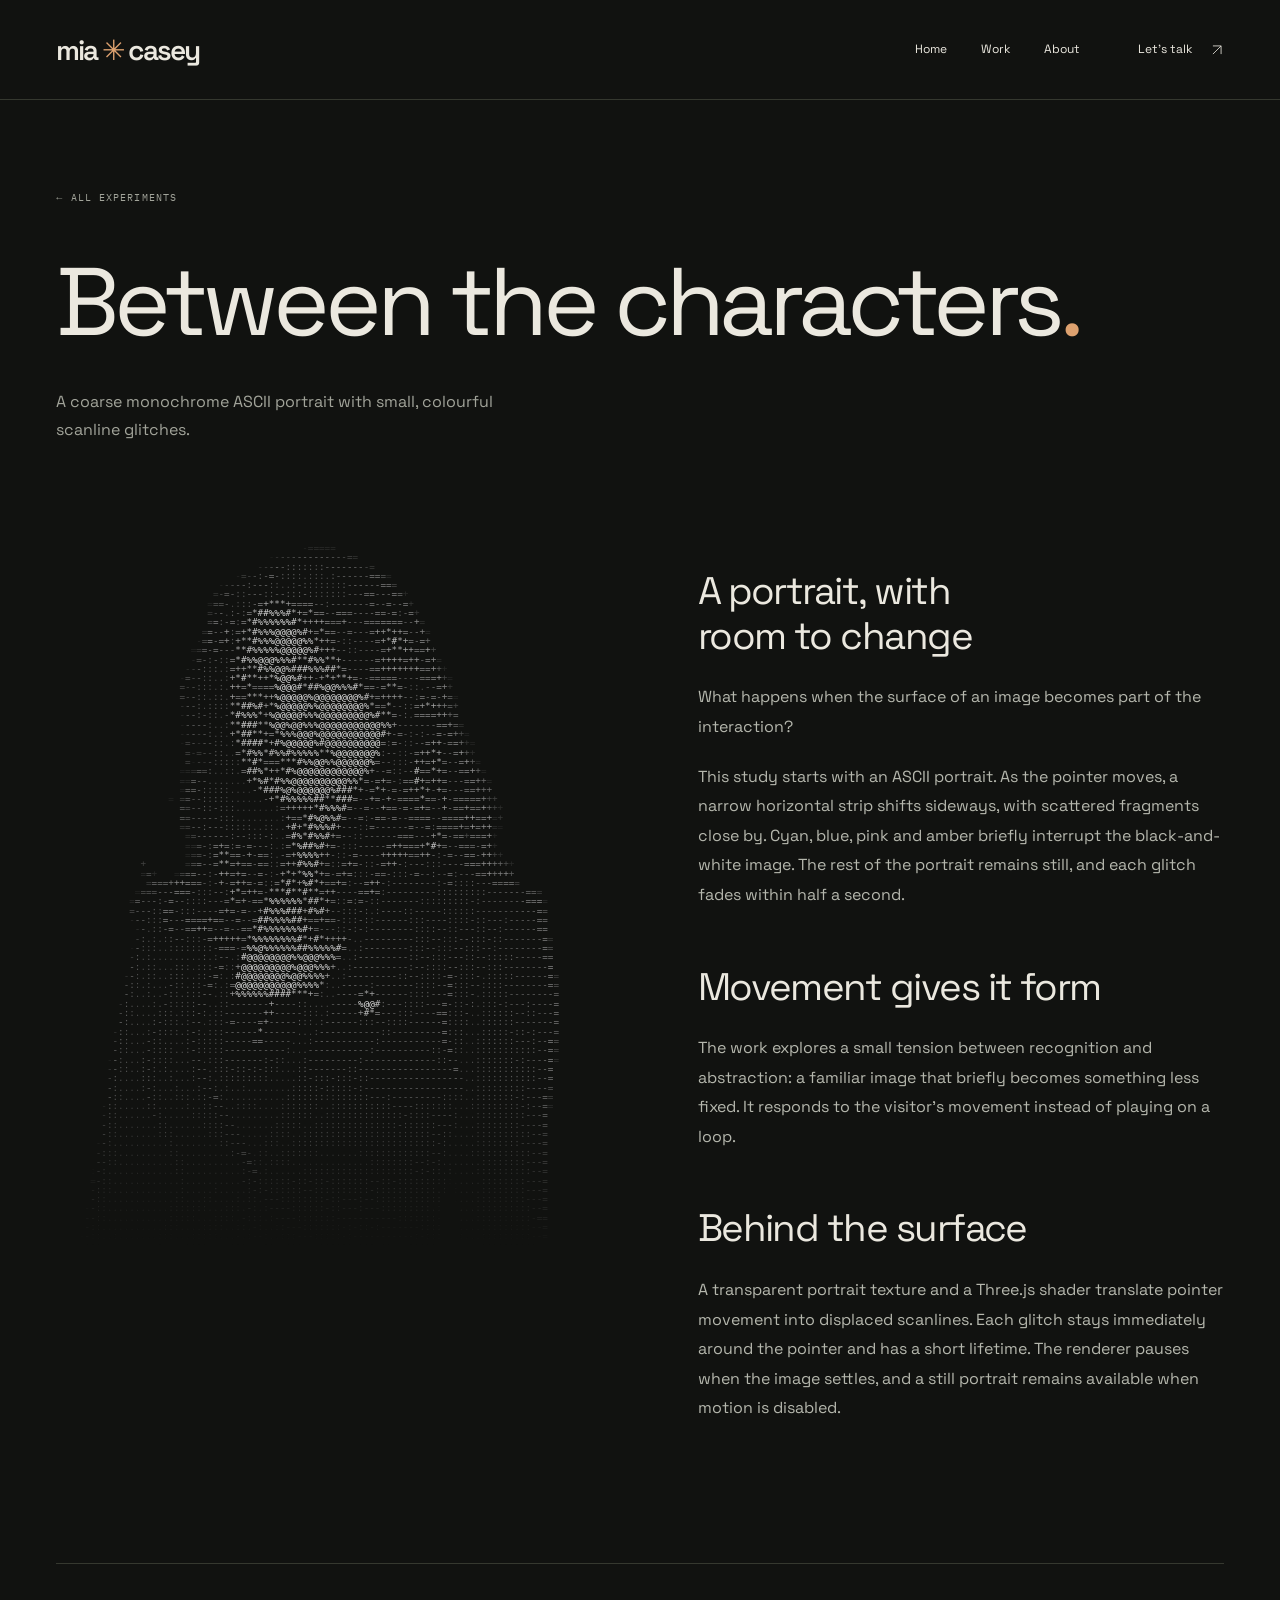
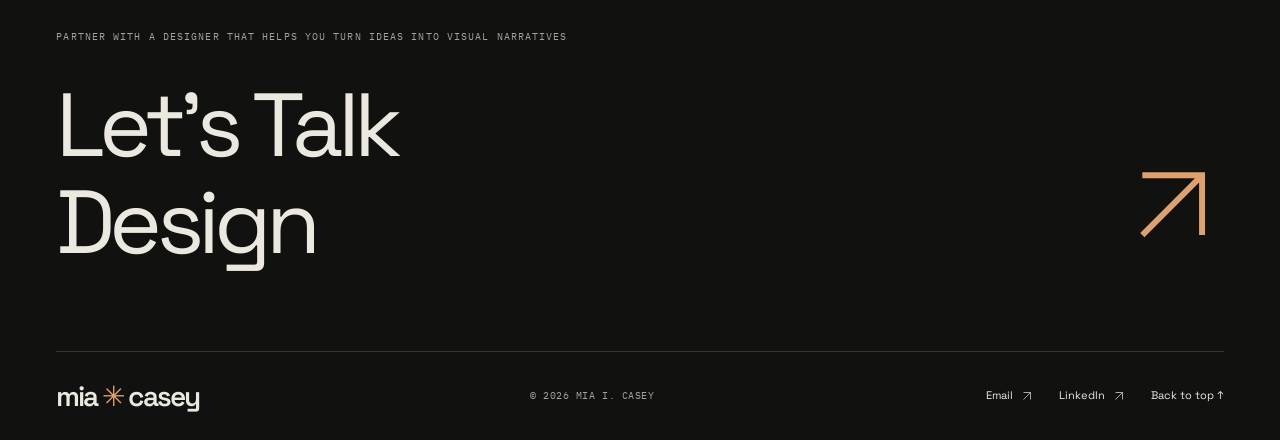
<file: experiments/ascii-portrait/index.html>
<!DOCTYPE html><html lang="en-AU"><head><meta charset="UTF-8"><meta name="viewport" content="width=device-width, initial-scale=1"><title>Between the characters — Mia I. Casey</title><meta name="description" content="A coarse monochrome ASCII portrait with small, colourful scanline glitches."><meta name="theme-color" content="#111210"><meta name="robots" content="index, follow"><link rel="canonical" href="https://mia-i-casey.github.io/experiments/ascii-portrait/"><link rel="icon" href="/favicon.svg" type="image/svg+xml"><meta property="og:title" content="Between the characters — Mia I. Casey"><meta property="og:description" content="A coarse monochrome ASCII portrait with small, colourful scanline glitches."><meta property="og:type" content="website"><meta property="og:url" content="https://mia-i-casey.github.io/experiments/ascii-portrait/"><meta property="og:image" content="https://mia-i-casey.github.io/social.jpg"><meta property="og:image:alt" content="Mia I. Casey — Design, code and everything between"><meta name="twitter:card" content="summary_large_image"><link rel="stylesheet" href="/_astro/Layout.C02AAaQJ.css"></head><body class><a class="skip-link" href="#main">Skip to content</a><header class="site-header shell"><a class="wordmark" href="/" aria-label="Mia I. Casey — home">mia<span class="wordmark-star" aria-hidden="true">✳</span>casey</a><nav aria-label="Main navigation"><a href="/">Home</a><a href="/works">Work</a><a href="/about">About</a><a class="nav-contact" href="/contact">Let’s talk <svg class viewBox="0 0 24 24" fill="none" width="24" height="24" aria-hidden="true"><path d="M5 19 19 5M5 5h14v14" stroke="currentColor" stroke-width="1.4"></path></svg></a></nav></header><main id="main"><section class="page-heading shell"><a class="eyebrow back-link" href="/experiments">← ALL EXPERIMENTS</a><h1>Between the characters<span class="accent">.</span></h1><p>A coarse monochrome ASCII portrait with small, colourful scanline glitches.</p></section><section class="experiment-detail shell"><div class="experiment-demo"><ascii-portrait data-source="/portrait-ascii.svg" data-intensity="0.85" data-radius="0.075" data-return-duration="450" data-palette="[&quot;#42e8d5&quot;,&quot;#448cff&quot;,&quot;#e65dba&quot;,&quot;#efac67&quot;]" data-state="static" data-rendering="false"><div class="portrait-surface"><picture><img class="portrait-fallback" src="/portrait-ascii.svg" sizes="(max-width:700px) 90vw, 43vw" alt="Detailed ASCII portrait of Mia I. Casey with the background removed" width="1024" height="1536" loading="eager" fetchpriority="high" decoding="async"></picture><div class="portrait-canvas" aria-hidden="true"></div></div><button class="motion-toggle" type="button" aria-pressed="false" hidden>Enable portrait motion</button></ascii-portrait><script type="module" src="/_astro/Portrait.astro_astro_type_script_index_0_lang.eqvUTEzm.js"></script></div><div class="prose"><h2 id="a-portrait-with-room-to-change">A portrait, with room to change</h2>
<p>What happens when the surface of an image becomes part of the interaction?</p>
<p>This study starts with an ASCII portrait. As the pointer moves, a narrow horizontal strip shifts sideways, with scattered fragments close by. Cyan, blue, pink and amber briefly interrupt the black-and-white image. The rest of the portrait remains still, and each glitch fades within half a second.</p>
<h2 id="movement-gives-it-form">Movement gives it form</h2>
<p>The work explores a small tension between recognition and abstraction: a familiar image that briefly becomes something less fixed. It responds to the visitor’s movement instead of playing on a loop.</p>
<h2 id="behind-the-surface">Behind the surface</h2>
<p>A transparent portrait texture and a Three.js shader translate pointer movement into displaced scanlines. Each glitch stays immediately around the pointer and has a short lifetime. The renderer pauses when the image settles, and a still portrait remains available when motion is disabled.</p>
</div></section></main><footer class="site-footer shell"><div class="footer-top"><p class="eyebrow">Partner with a designer that helps you turn ideas into visual narratives</p><a class="footer-contact" href="mailto:miaicasey1971@gmail.com">Let's Talk<br>Design<svg class viewBox="0 0 24 24" fill="none" width="24" height="24" aria-hidden="true"><path d="M5 19 19 5M5 5h14v14" stroke="currentColor" stroke-width="1.4"></path></svg></a></div><div class="footer-bottom"><a class="wordmark" href="/">mia<span aria-hidden="true">✳</span>casey</a><span class="mono">© 2026 MIA I. CASEY</span><div><a href="mailto:miaicasey1971@gmail.com">Email <svg class viewBox="0 0 24 24" fill="none" width="24" height="24" aria-hidden="true"><path d="M5 19 19 5M5 5h14v14" stroke="currentColor" stroke-width="1.4"></path></svg></a><a href="https://www.linkedin.com/in/miaicasey/">LinkedIn <svg class viewBox="0 0 24 24" fill="none" width="24" height="24" aria-hidden="true"><path d="M5 19 19 5M5 5h14v14" stroke="currentColor" stroke-width="1.4"></path></svg></a><a href="#top" data-back-top>Back to top ↑</a></div></div></footer><script type="module">if(document.querySelectorAll(`[data-back-top]`).forEach(e=>e.addEventListener(`click`,e=>{e.preventDefault(),window.scrollTo({top:0,behavior:matchMedia(`(prefers-reduced-motion: reduce)`).matches?`instant`:`smooth`}),document.querySelector(`.wordmark`)?.focus({preventScroll:!0})})),!matchMedia(`(prefers-reduced-motion: reduce)`).matches&&`IntersectionObserver`in window){let e=new IntersectionObserver(t=>t.forEach(t=>{t.isIntersecting&&(t.target.classList.add(`is-visible`),e.unobserve(t.target))}),{threshold:.08});document.querySelectorAll(`[data-reveal]`).forEach(t=>e.observe(t))}</script></body></html>
</file>
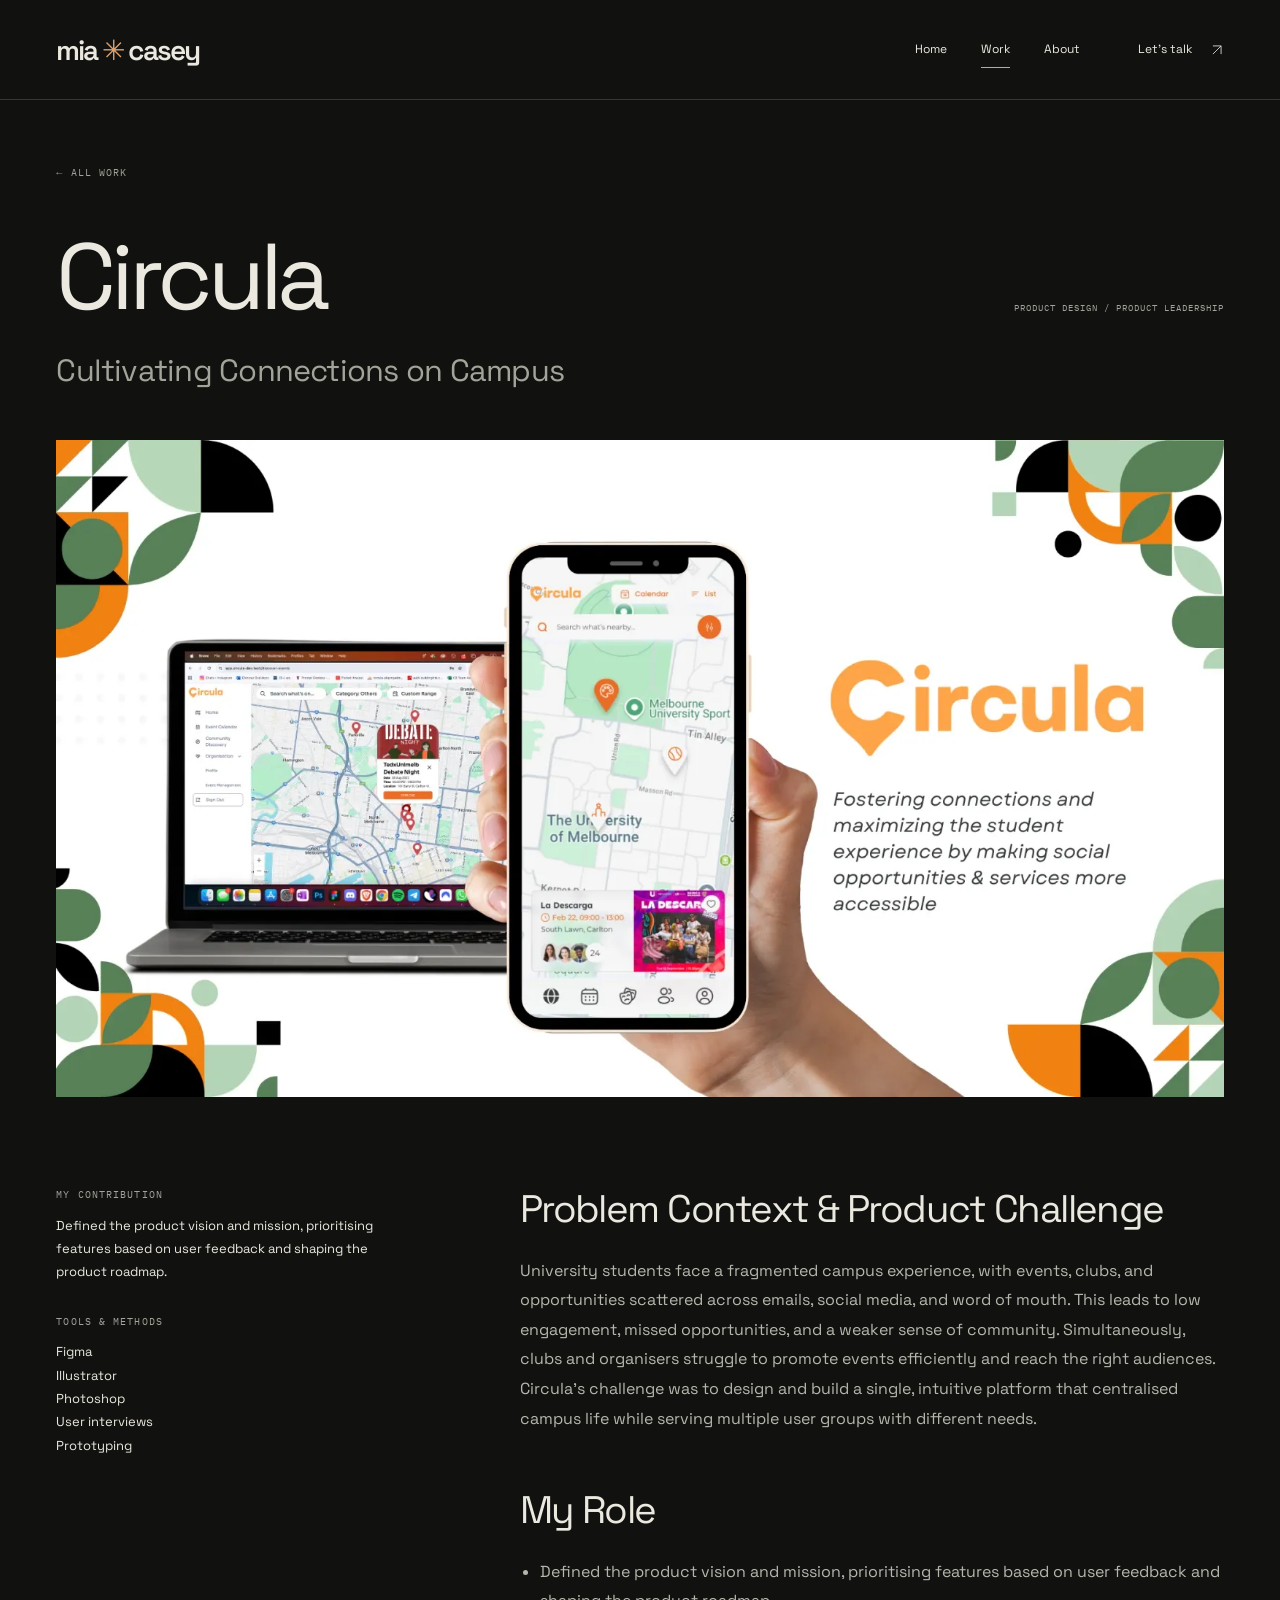
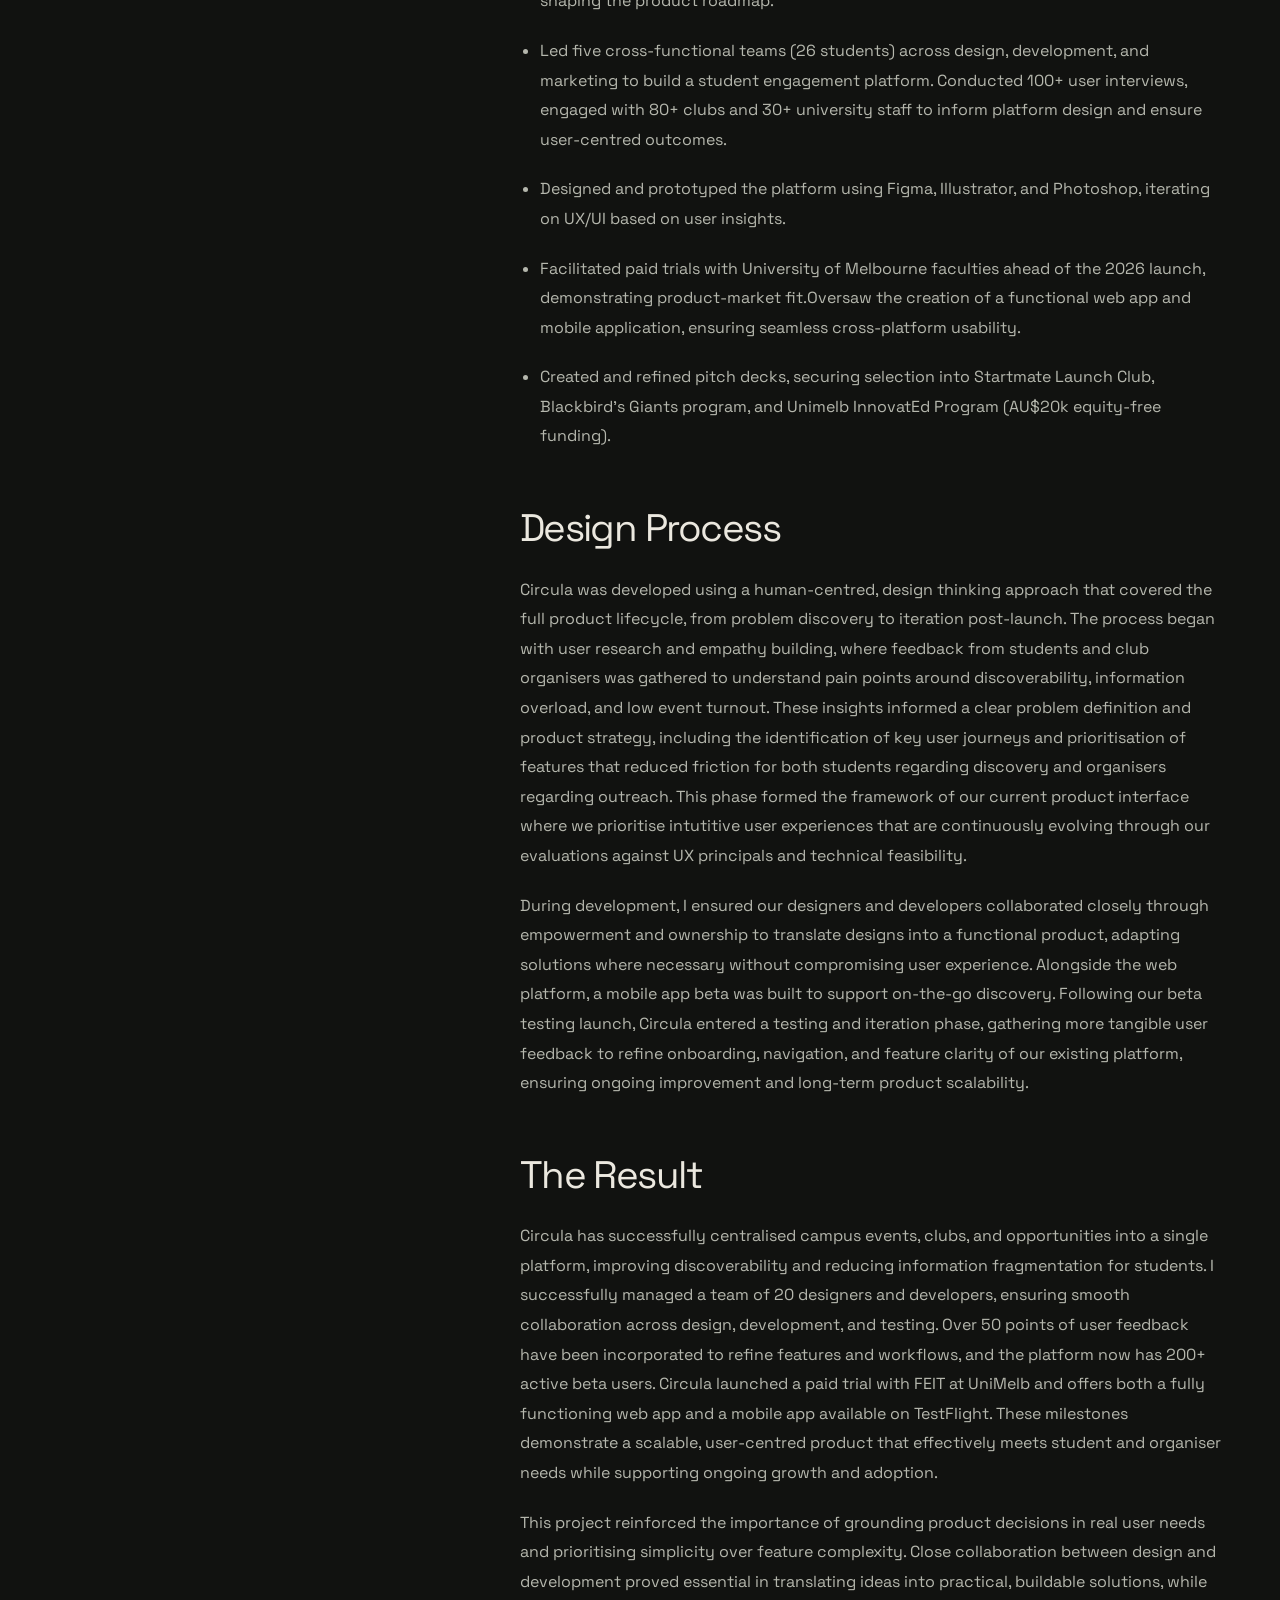
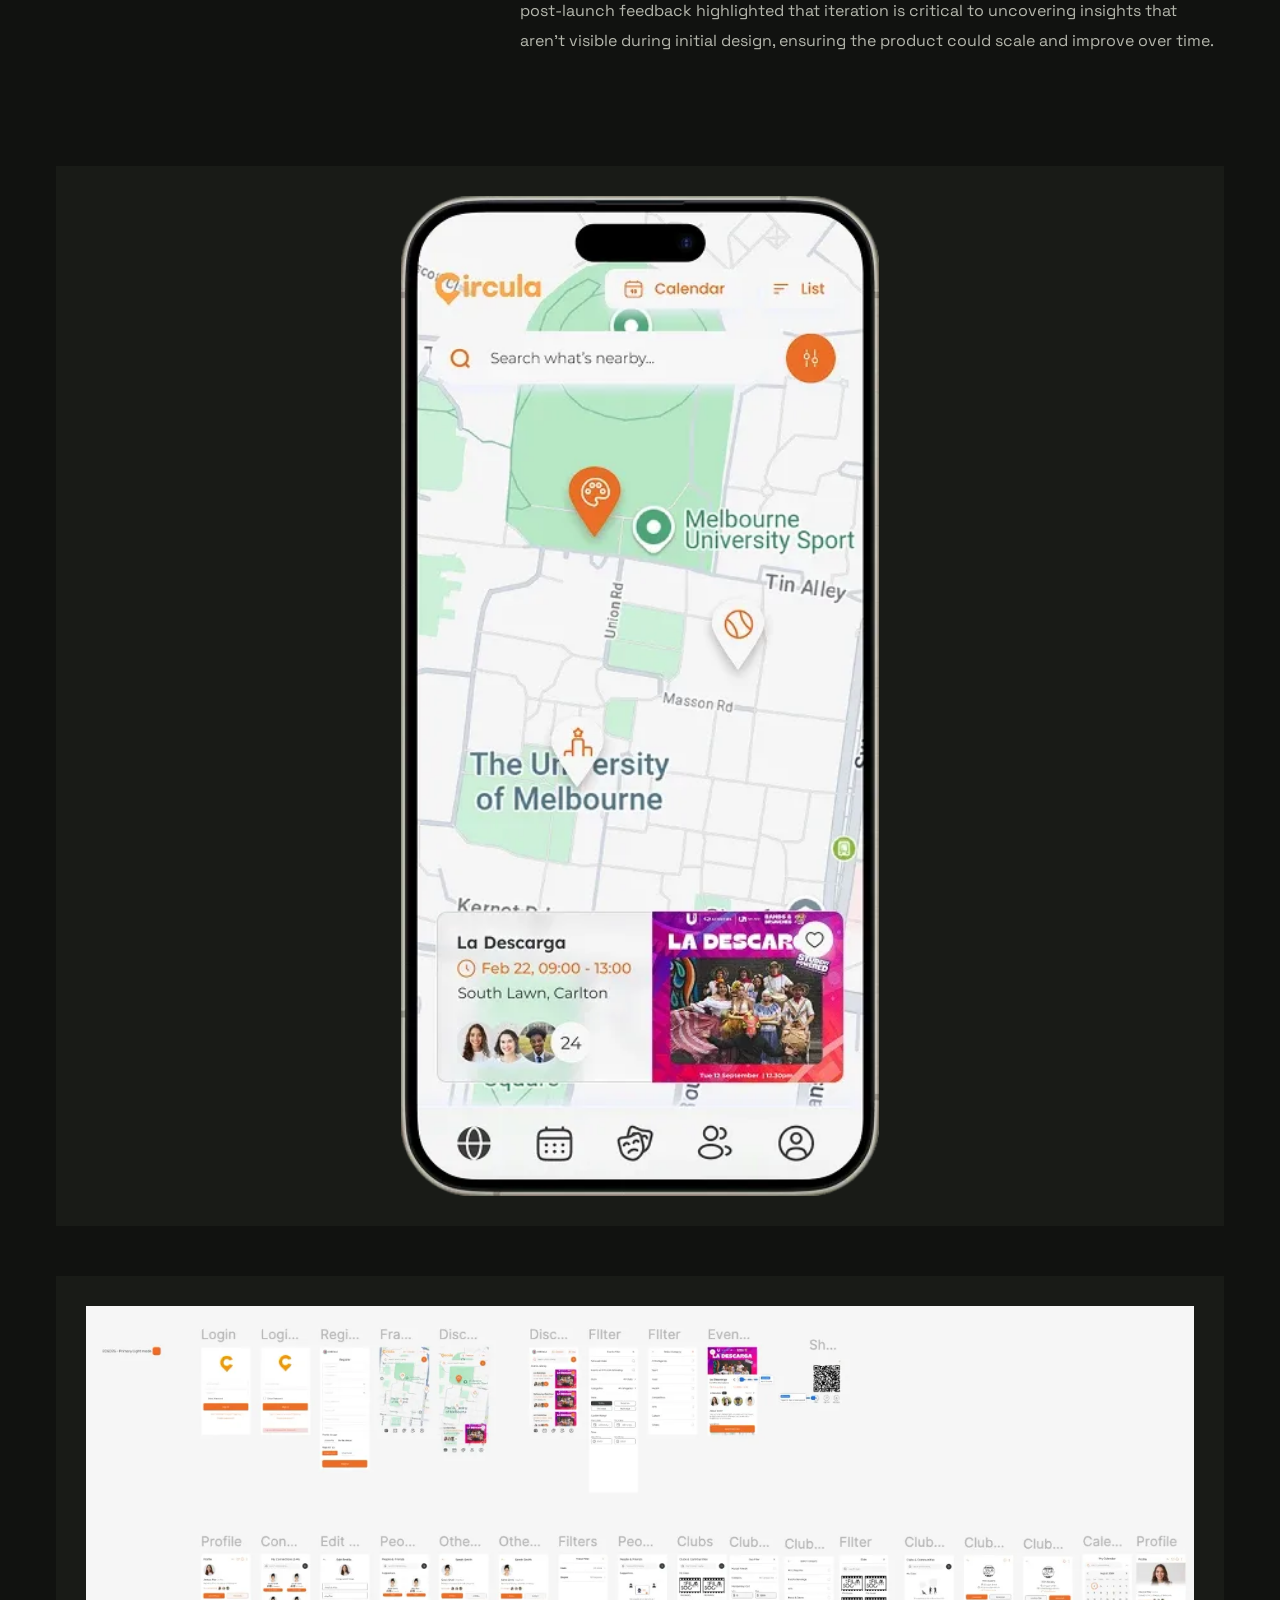
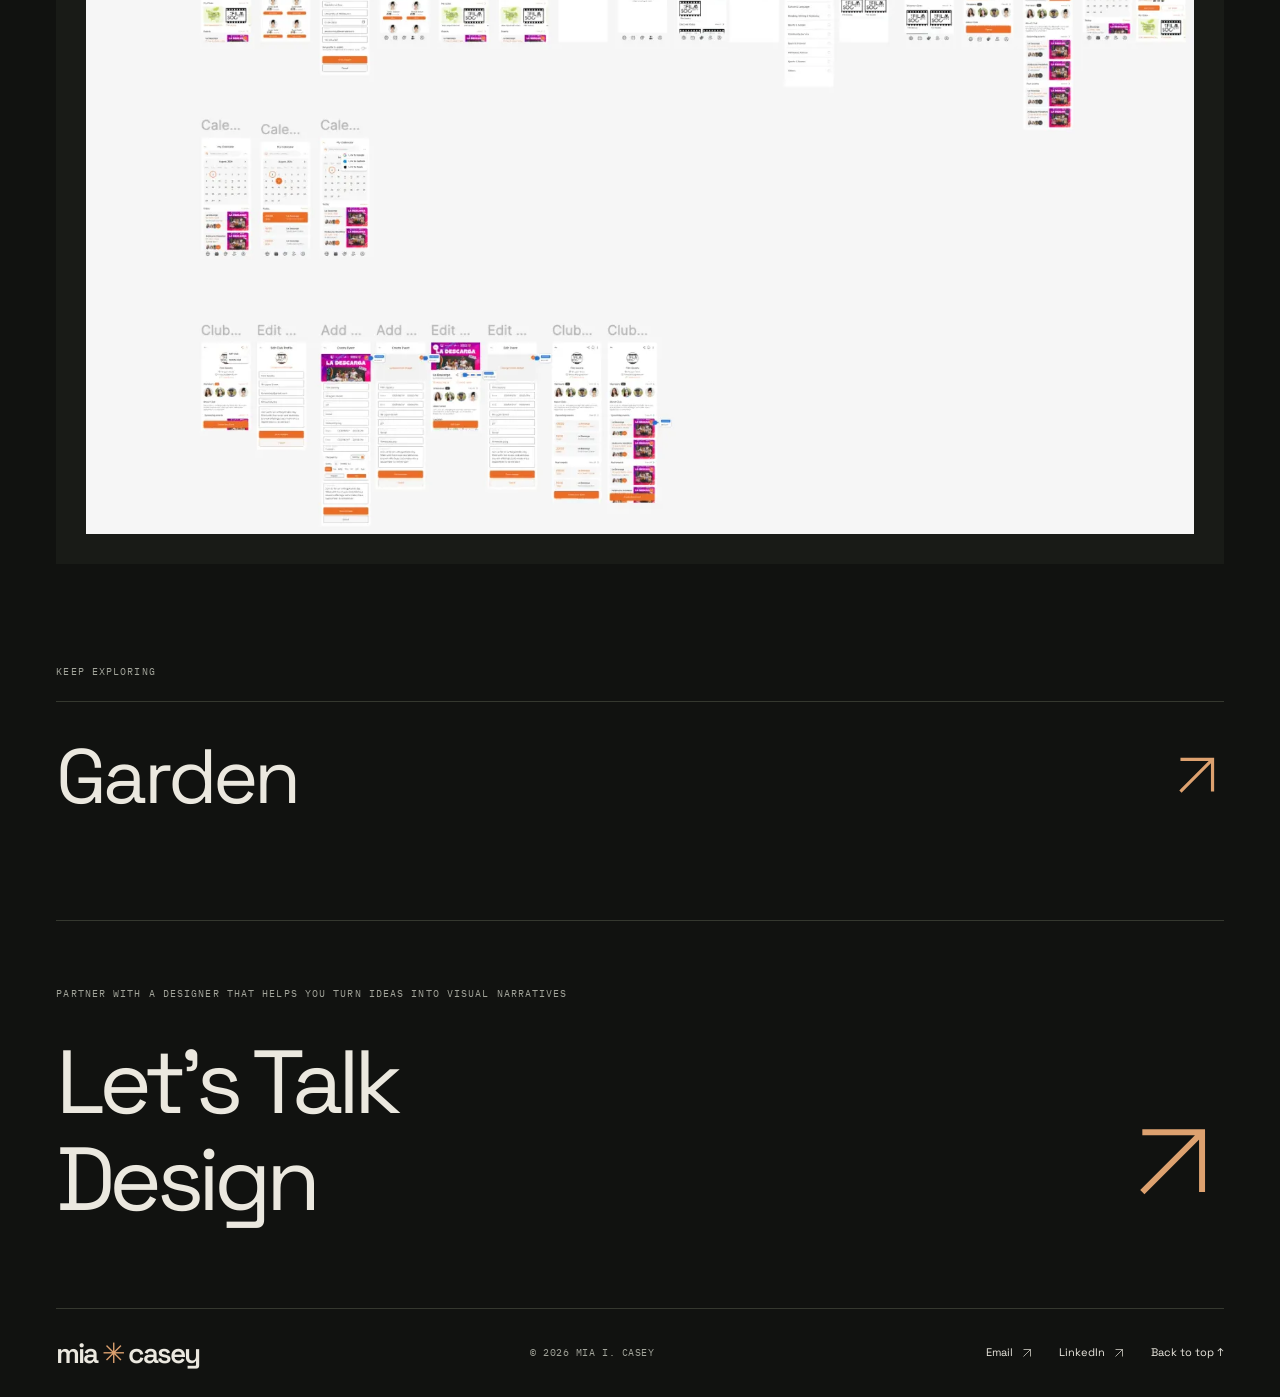
<file: works/circula/index.html>
<!DOCTYPE html><html lang="en-AU"><head><meta charset="UTF-8"><meta name="viewport" content="width=device-width, initial-scale=1"><title>Circula — Mia I. Casey</title><meta name="description" content="An EdTech platform aimed to centralise all events and activities within tertiary instiutions"><meta name="theme-color" content="#111210"><meta name="robots" content="index, follow"><link rel="canonical" href="https://mia-i-casey.github.io/works/circula/"><link rel="icon" href="/favicon.svg" type="image/svg+xml"><meta property="og:title" content="Circula — Mia I. Casey"><meta property="og:description" content="An EdTech platform aimed to centralise all events and activities within tertiary instiutions"><meta property="og:type" content="website"><meta property="og:url" content="https://mia-i-casey.github.io/works/circula/"><meta property="og:image" content="https://mia-i-casey.github.io/social.jpg"><meta property="og:image:alt" content="Mia I. Casey — Design, code and everything between"><meta name="twitter:card" content="summary_large_image"><link rel="stylesheet" href="/_astro/Layout.C02AAaQJ.css"><style>@layer astro.images{:where([data-astro-image]){height:auto}:where([data-astro-image=full-width]){width:100%}:where([data-astro-image=constrained]){max-width:100%}[data-astro-image-fit=fill]{object-fit:fill}[data-astro-image-fit=contain]{object-fit:contain}[data-astro-image-fit=cover]{object-fit:cover}[data-astro-image-fit=scale-down]{object-fit:scale-down}[data-astro-image-pos=top]{object-position:top}[data-astro-image-pos=bottom]{object-position:bottom}[data-astro-image-pos=left]{object-position:left}[data-astro-image-pos=right]{object-position:right}[data-astro-image-pos=center]{object-position:center}[data-astro-image-pos=top-left]{object-position:top left}[data-astro-image-pos=top-right]{object-position:top right}[data-astro-image-pos=top-center]{object-position:top center}[data-astro-image-pos=bottom-left]{object-position:bottom left}[data-astro-image-pos=bottom-right]{object-position:bottom right}[data-astro-image-pos=bottom-center]{object-position:bottom center}[data-astro-image-pos=left-top]{object-position:left top}[data-astro-image-pos=left-bottom]{object-position:left bottom}[data-astro-image-pos=left-center]{object-position:left center}[data-astro-image-pos=right-top]{object-position:right top}[data-astro-image-pos=right-bottom]{object-position:right bottom}[data-astro-image-pos=right-center]{object-position:right center}[data-astro-image-pos=center-top]{object-position:center top}[data-astro-image-pos=center-bottom]{object-position:center bottom}[data-astro-image-pos=center-left]{object-position:center left}[data-astro-image-pos=center-right]{object-position:center right}}
</style></head><body class><a class="skip-link" href="#main">Skip to content</a><header class="site-header shell"><a class="wordmark" href="/" aria-label="Mia I. Casey — home">mia<span class="wordmark-star" aria-hidden="true">✳</span>casey</a><nav aria-label="Main navigation"><a href="/">Home</a><a href="/works" aria-current="page">Work</a><a href="/about">About</a><a class="nav-contact" href="/contact">Let’s talk <svg class viewBox="0 0 24 24" fill="none" width="24" height="24" aria-hidden="true"><path d="M5 19 19 5M5 5h14v14" stroke="currentColor" stroke-width="1.4"></path></svg></a></nav></header><main id="main"><section class="case-heading shell"><a class="eyebrow back-link" href="/works">← ALL WORK</a><div class="case-heading-row"><h1>Circula</h1><span class="eyebrow">Product design / Product leadership</span></div><p class="case-subtitle">Cultivating Connections on Campus</p></section><div class="case-cover shell"><img src="/_astro/circula-cover.LTxjauft_21mtmI.webp" srcset="/_astro/circula-cover.LTxjauft_Z1G44QB.webp 640w, /_astro/circula-cover.LTxjauft_169vX6.webp 1000w, /_astro/circula-cover.LTxjauft_BuTTA.webp 1600w, /_astro/circula-cover.LTxjauft_21mtmI.webp 1920w" alt="Circula branding with desktop and mobile views of its campus discovery platform" sizes="90vw" loading="eager" decoding="async" width="1920" height="1080"></div><section class="case-main shell"><aside class="case-aside"><div><h2 class="eyebrow">MY CONTRIBUTION</h2><p>Defined the product vision and mission, prioritising features based on user feedback and shaping the product roadmap.</p></div><div><h2 class="eyebrow">TOOLS & METHODS</h2><ul><li>Figma</li><li>Illustrator</li><li>Photoshop</li><li>User interviews</li><li>Prototyping</li></ul></div></aside><div class="prose"><h2 id="problem-context--product-challenge">Problem Context &amp; Product Challenge</h2>
<p>University students face a fragmented campus experience, with events, clubs, and opportunities scattered across emails, social media, and word of mouth. This leads to low engagement, missed opportunities, and a weaker sense of community. Simultaneously, clubs and organisers struggle to promote events efficiently and reach the right audiences. Circula’s challenge was to design and build a single, intuitive platform that centralised campus life while serving multiple user groups with different needs.</p>
<h2 id="my-role">My Role</h2>
<ul>
<li>
<p>Defined the product vision and mission, prioritising features based on user feedback and shaping the product roadmap.</p>
</li>
<li>
<p>Led five cross-functional teams (26 students) across design, development, and marketing to build a student engagement platform. Conducted 100+ user interviews, engaged with 80+ clubs and 30+ university staff to inform platform design and ensure user-centred outcomes.</p>
</li>
<li>
<p>Designed and prototyped the platform using Figma, Illustrator, and Photoshop, iterating on UX/UI based on user insights.</p>
</li>
<li>
<p>Facilitated paid trials with University of Melbourne faculties ahead of the 2026 launch, demonstrating product-market fit.Oversaw the creation of a functional web app and mobile application, ensuring seamless cross-platform usability.</p>
</li>
<li>
<p>Created and refined pitch decks, securing selection into Startmate Launch Club, Blackbird’s Giants program, and Unimelb InnovatEd Program (AU$20k equity-free funding).</p>
</li>
</ul>
<h2 id="design-process">Design Process</h2>
<p>Circula was developed using a human-centred, design thinking approach that covered the full product lifecycle, from problem discovery to iteration post-launch. The process began with user research and empathy building, where feedback from students and club organisers was gathered to understand pain points around discoverability, information overload, and low event turnout. These insights informed a clear problem definition and product strategy, including the identification of key user journeys and prioritisation of features that reduced friction for both students regarding discovery and organisers regarding outreach. This phase formed the framework of our current product interface where we prioritise intutitive user experiences that are continuously evolving through our evaluations against UX principals and technical feasibility.</p>
<p>During development, I ensured our designers and developers collaborated closely through empowerment and ownership to translate designs into a functional product, adapting solutions where necessary without compromising user experience. Alongside the web platform, a mobile app beta was built to support on-the-go discovery. Following our beta testing launch, Circula entered a testing and iteration phase, gathering more tangible user feedback to refine onboarding, navigation, and feature clarity of our existing platform, ensuring ongoing improvement and long-term product scalability.</p>
<h2 id="the-result">The Result</h2>
<p>Circula has successfully centralised campus events, clubs, and opportunities into a single platform, improving discoverability and reducing information fragmentation for students. I successfully managed a team of 20 designers and developers, ensuring smooth collaboration across design, development, and testing. Over 50 points of user feedback have been incorporated to refine features and workflows, and the platform now has 200+ active beta users. Circula launched a paid trial with FEIT at UniMelb and offers both a fully functioning web app and a mobile app available on TestFlight. These milestones demonstrate a scalable, user-centred product that effectively meets student and organiser needs while supporting ongoing growth and adoption.</p>
<p>This project reinforced the importance of grounding product decisions in real user needs and prioritising simplicity over feature complexity. Close collaboration between design and development proved essential in translating ideas into practical, buildable solutions, while post-launch feedback highlighted that iteration is critical to uncovering insights that aren’t visible during initial design, ensuring the product could scale and improve over time.</p>
</div></section><section class="case-gallery shell" aria-label="Circula project images"><figure><img src="/_astro/circula-detail-1.BT_gpqMi_Z8NBYv.webp" srcset="/_astro/circula-detail-1.BT_gpqMi_Z8NBYv.webp 375w" alt="Circula mobile interface showing a map of campus events" sizes="90vw" loading="lazy" decoding="async" width="375" height="784"></figure><figure><img src="/_astro/circula-detail-2.DktgayG0_Z1m6sta.webp" srcset="/_astro/circula-detail-2.DktgayG0_ZcfH5c.webp 640w, /_astro/circula-detail-2.DktgayG0_dfIuD.webp 1000w, /_astro/circula-detail-2.DktgayG0_21Elzd.webp 1600w, /_astro/circula-detail-2.DktgayG0_Z1m6sta.webp 1802w" alt="Circula interface designs and user flows arranged in a design workspace" sizes="90vw" loading="lazy" decoding="async" width="1802" height="1348"></figure></section><section class="next-project shell"><span class="eyebrow">KEEP EXPLORING</span><a href="/works/garden">Garden<svg class viewBox="0 0 24 24" fill="none" width="24" height="24" aria-hidden="true"><path d="M5 19 19 5M5 5h14v14" stroke="currentColor" stroke-width="1.4"></path></svg></a></section></main><footer class="site-footer shell"><div class="footer-top"><p class="eyebrow">Partner with a designer that helps you turn ideas into visual narratives</p><a class="footer-contact" href="mailto:miaicasey1971@gmail.com">Let's Talk<br>Design<svg class viewBox="0 0 24 24" fill="none" width="24" height="24" aria-hidden="true"><path d="M5 19 19 5M5 5h14v14" stroke="currentColor" stroke-width="1.4"></path></svg></a></div><div class="footer-bottom"><a class="wordmark" href="/">mia<span aria-hidden="true">✳</span>casey</a><span class="mono">© 2026 MIA I. CASEY</span><div><a href="mailto:miaicasey1971@gmail.com">Email <svg class viewBox="0 0 24 24" fill="none" width="24" height="24" aria-hidden="true"><path d="M5 19 19 5M5 5h14v14" stroke="currentColor" stroke-width="1.4"></path></svg></a><a href="https://www.linkedin.com/in/miaicasey/">LinkedIn <svg class viewBox="0 0 24 24" fill="none" width="24" height="24" aria-hidden="true"><path d="M5 19 19 5M5 5h14v14" stroke="currentColor" stroke-width="1.4"></path></svg></a><a href="#top" data-back-top>Back to top ↑</a></div></div></footer><script type="module">if(document.querySelectorAll(`[data-back-top]`).forEach(e=>e.addEventListener(`click`,e=>{e.preventDefault(),window.scrollTo({top:0,behavior:matchMedia(`(prefers-reduced-motion: reduce)`).matches?`instant`:`smooth`}),document.querySelector(`.wordmark`)?.focus({preventScroll:!0})})),!matchMedia(`(prefers-reduced-motion: reduce)`).matches&&`IntersectionObserver`in window){let e=new IntersectionObserver(t=>t.forEach(t=>{t.isIntersecting&&(t.target.classList.add(`is-visible`),e.unobserve(t.target))}),{threshold:.08});document.querySelectorAll(`[data-reveal]`).forEach(t=>e.observe(t))}</script></body></html>
</file>
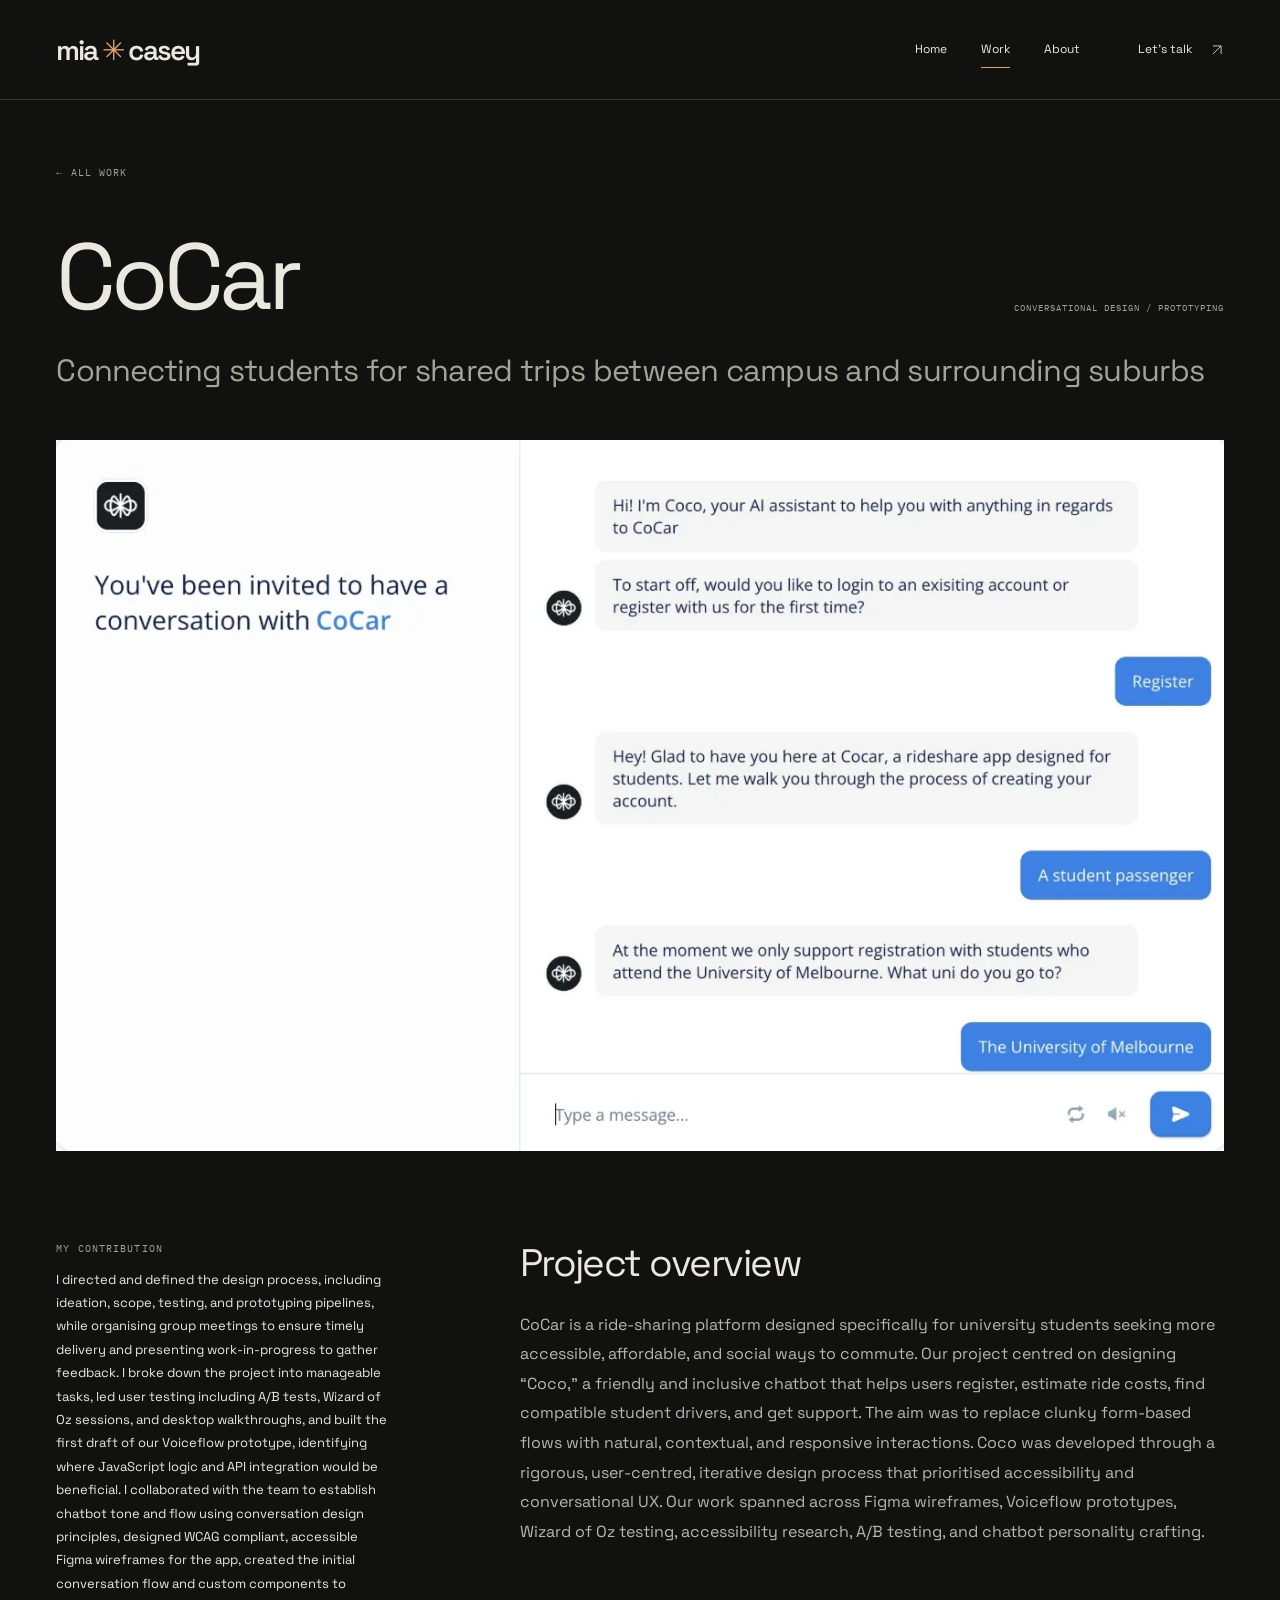
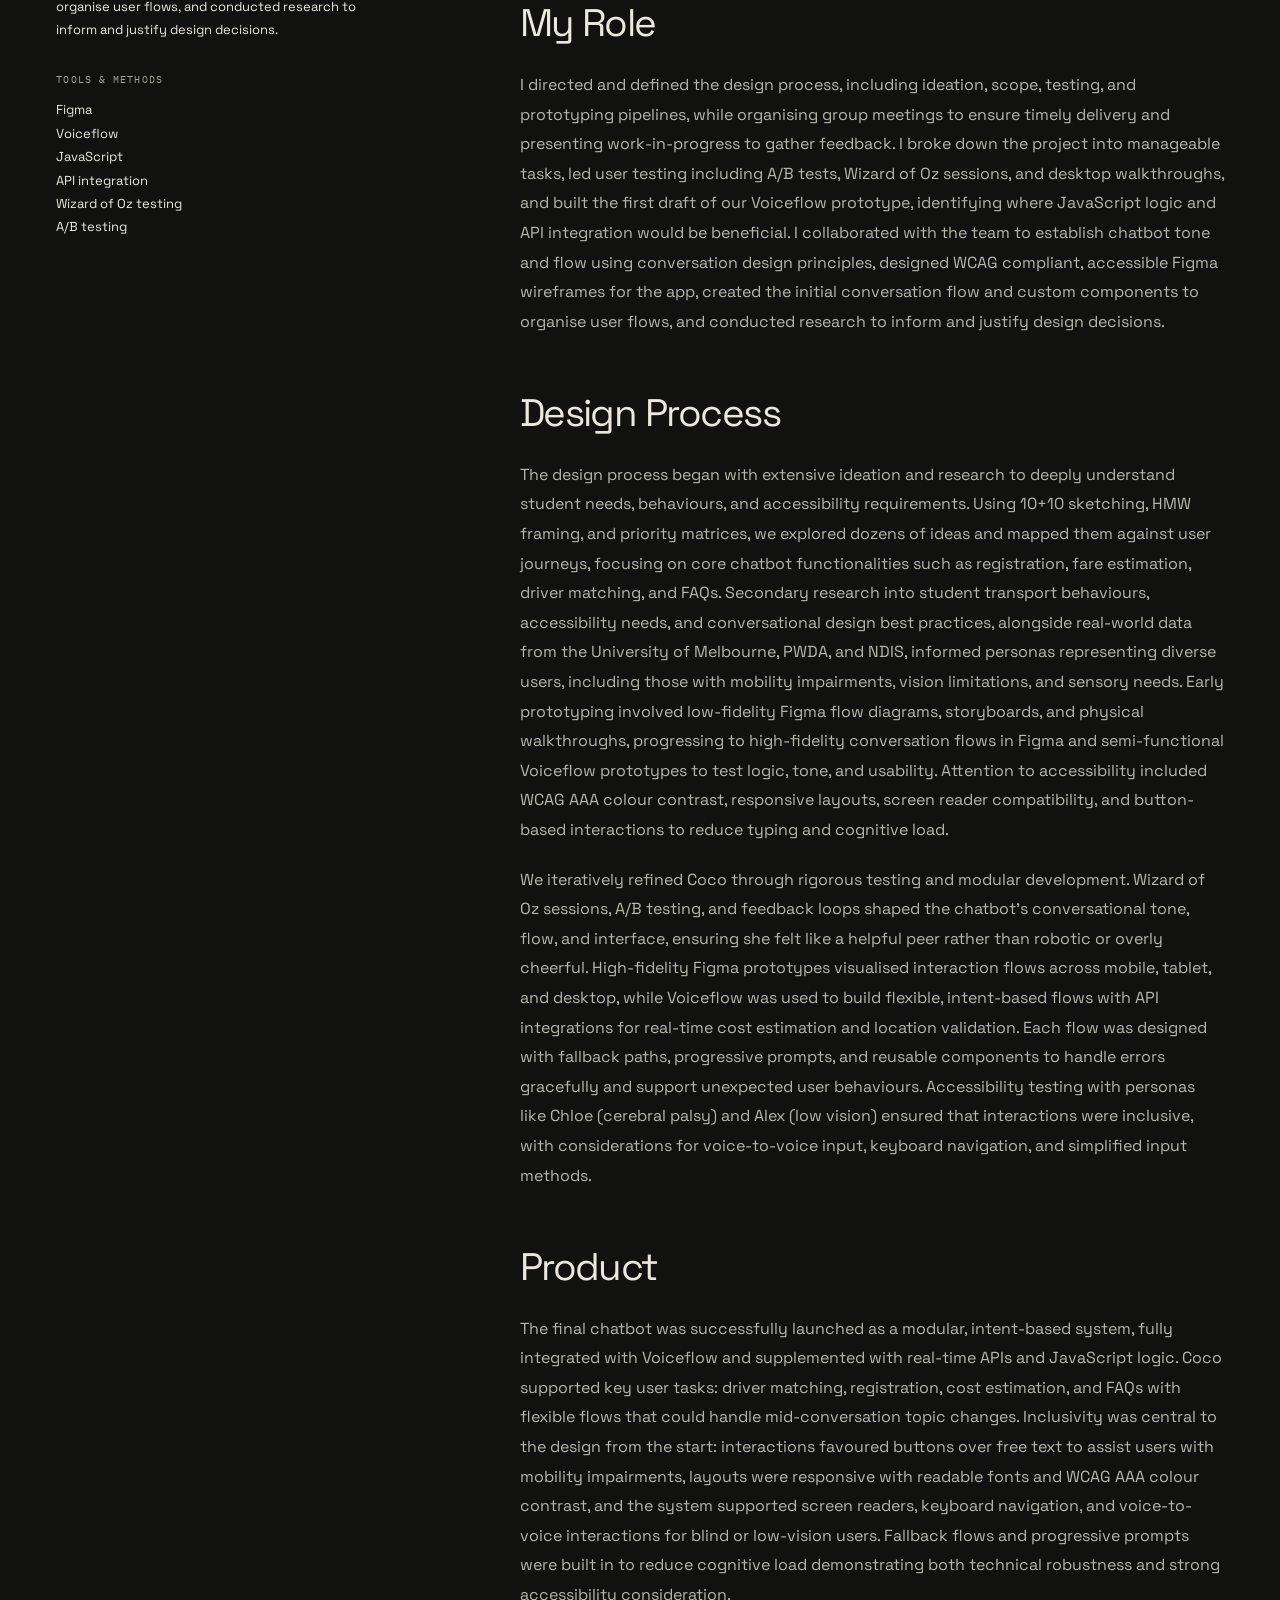
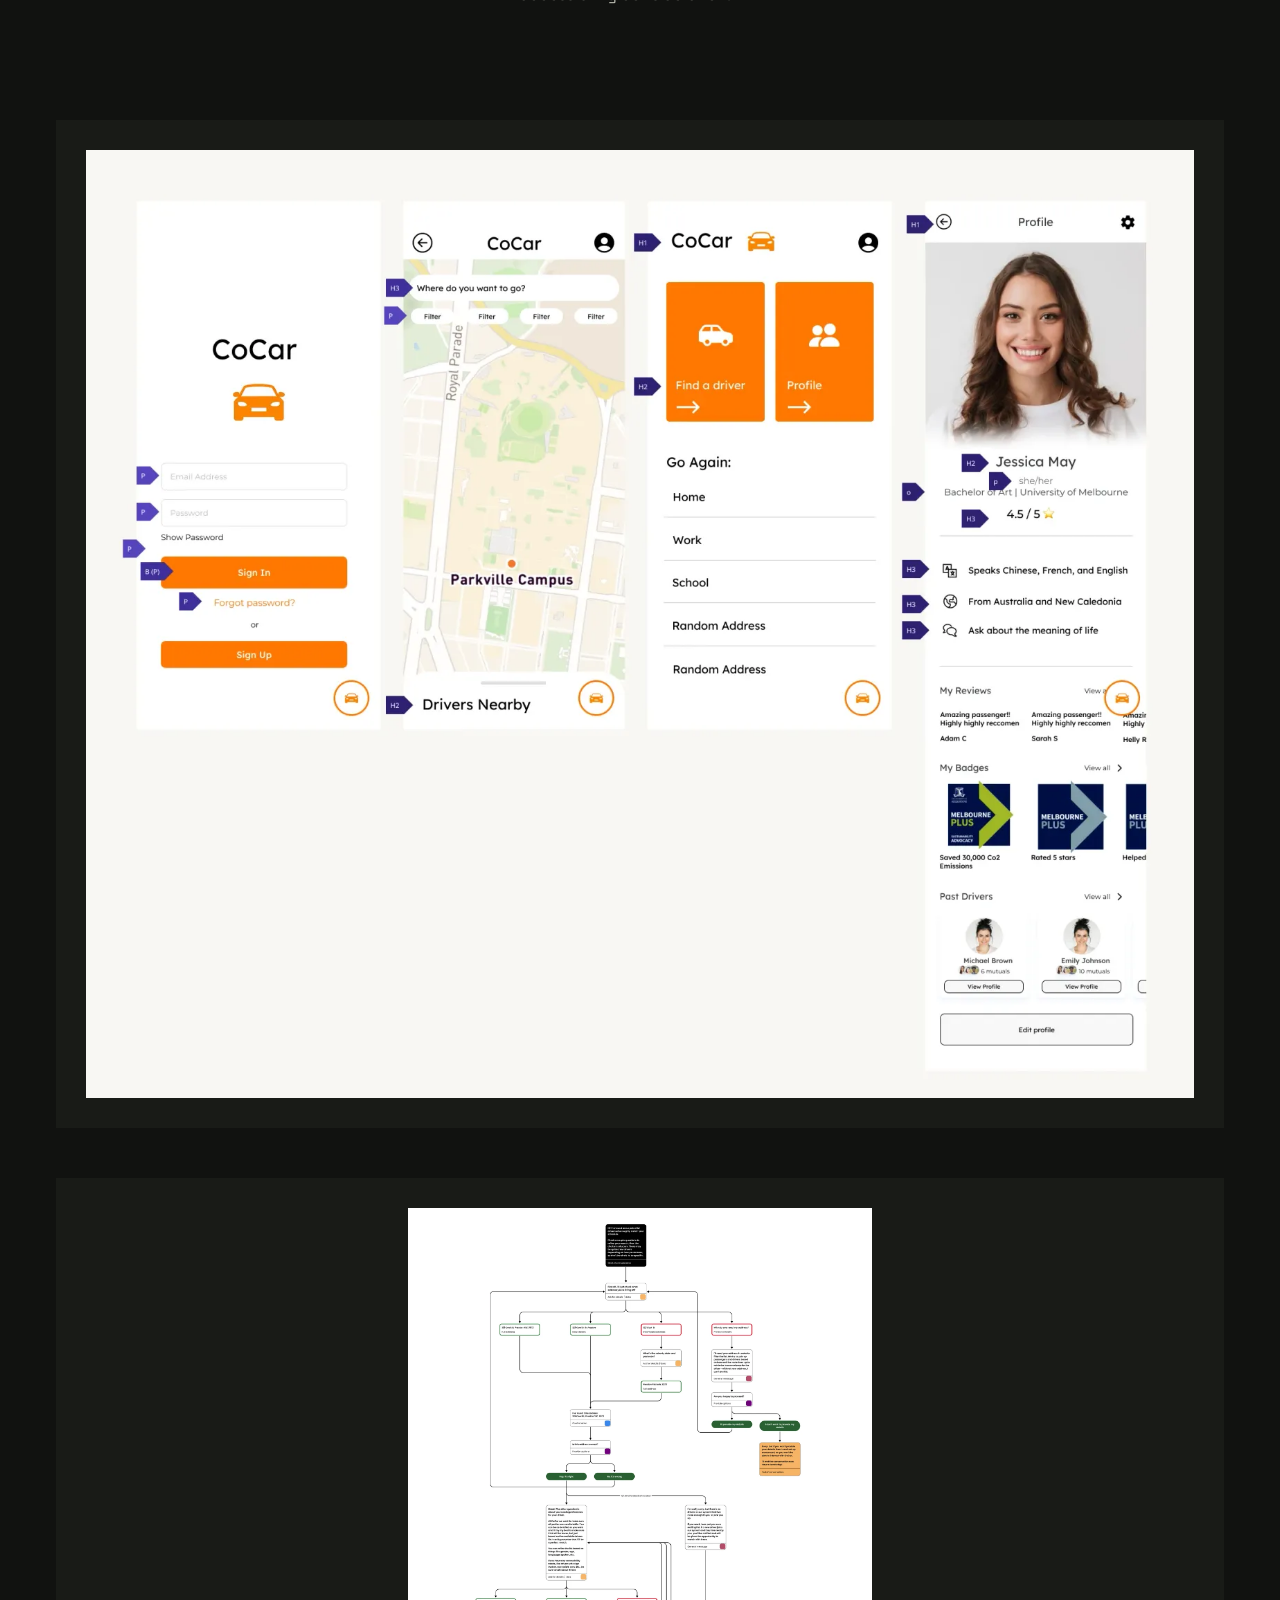
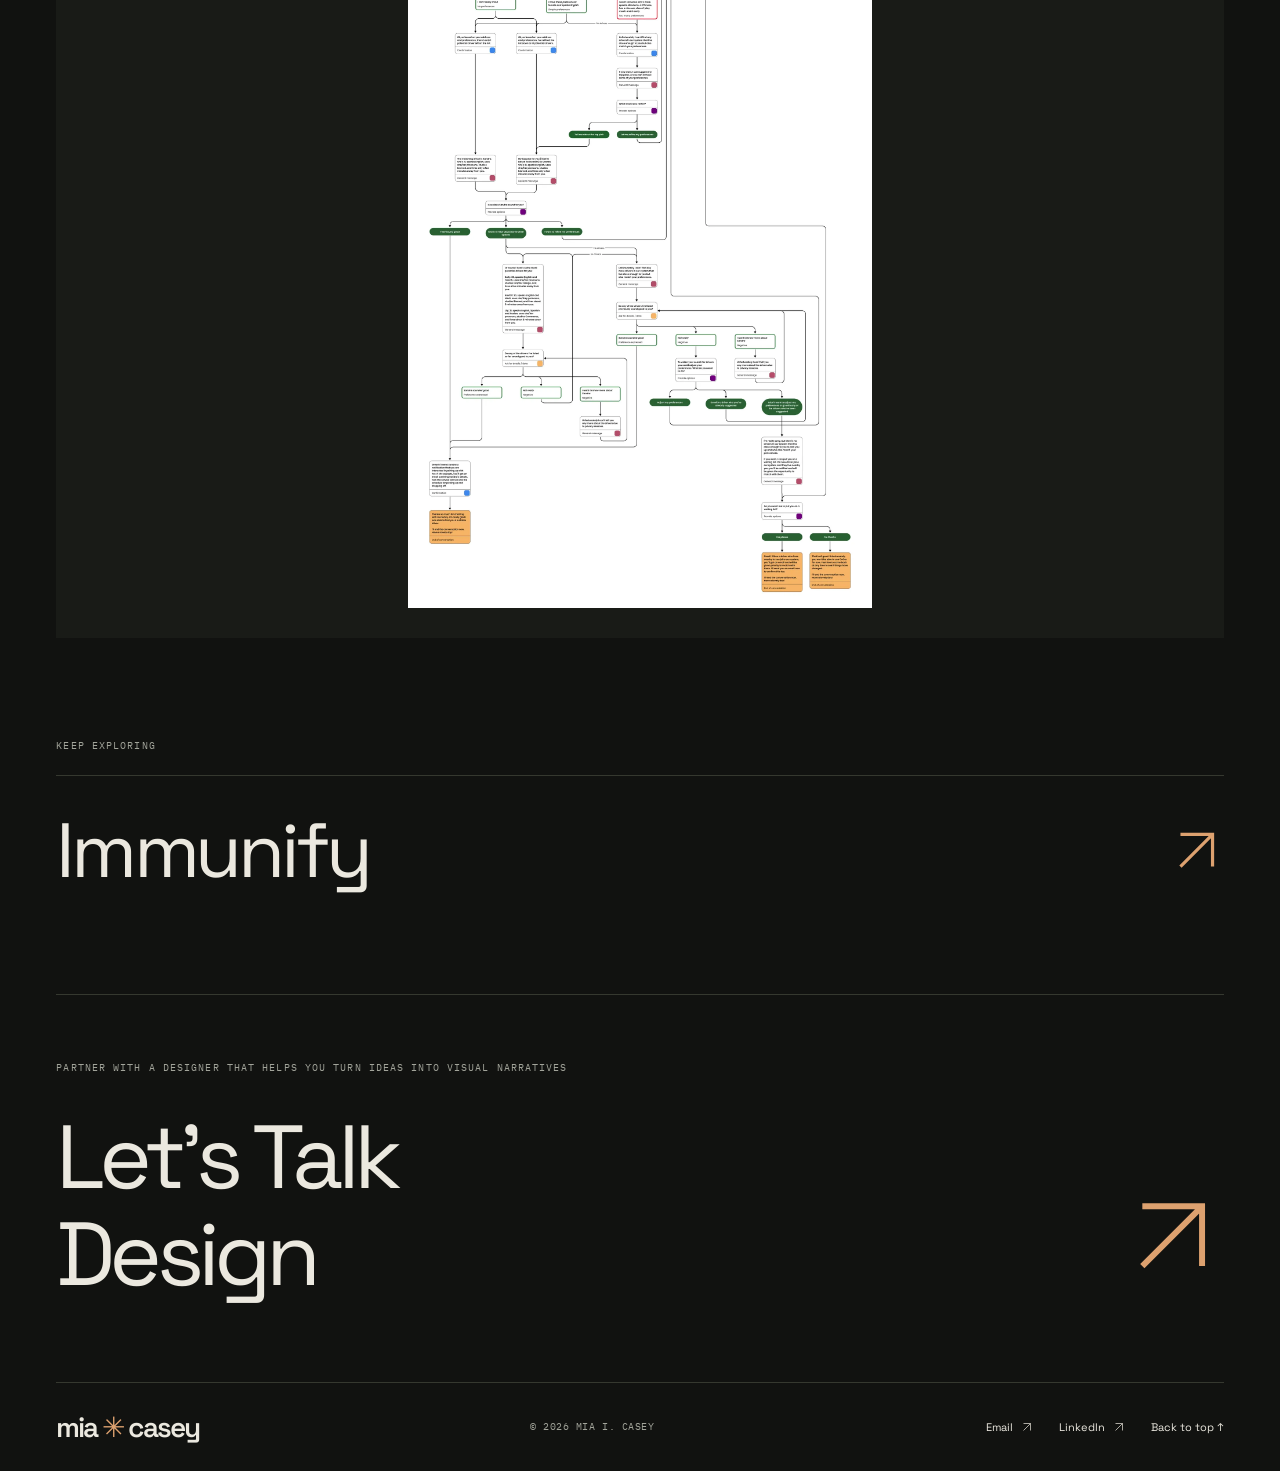
<file: works/cocar/index.html>
<!DOCTYPE html><html lang="en-AU"><head><meta charset="UTF-8"><meta name="viewport" content="width=device-width, initial-scale=1"><title>CoCar — Mia I. Casey</title><meta name="description" content="Desgined, created, and prototyped a voice agent for a university based ride-sharing app"><meta name="theme-color" content="#111210"><meta name="robots" content="index, follow"><link rel="canonical" href="https://mia-i-casey.github.io/works/cocar/"><link rel="icon" href="/favicon.svg" type="image/svg+xml"><meta property="og:title" content="CoCar — Mia I. Casey"><meta property="og:description" content="Desgined, created, and prototyped a voice agent for a university based ride-sharing app"><meta property="og:type" content="website"><meta property="og:url" content="https://mia-i-casey.github.io/works/cocar/"><meta property="og:image" content="https://mia-i-casey.github.io/social.jpg"><meta property="og:image:alt" content="Mia I. Casey — Design, code and everything between"><meta name="twitter:card" content="summary_large_image"><link rel="stylesheet" href="/_astro/Layout.C02AAaQJ.css"><style>@layer astro.images{:where([data-astro-image]){height:auto}:where([data-astro-image=full-width]){width:100%}:where([data-astro-image=constrained]){max-width:100%}[data-astro-image-fit=fill]{object-fit:fill}[data-astro-image-fit=contain]{object-fit:contain}[data-astro-image-fit=cover]{object-fit:cover}[data-astro-image-fit=scale-down]{object-fit:scale-down}[data-astro-image-pos=top]{object-position:top}[data-astro-image-pos=bottom]{object-position:bottom}[data-astro-image-pos=left]{object-position:left}[data-astro-image-pos=right]{object-position:right}[data-astro-image-pos=center]{object-position:center}[data-astro-image-pos=top-left]{object-position:top left}[data-astro-image-pos=top-right]{object-position:top right}[data-astro-image-pos=top-center]{object-position:top center}[data-astro-image-pos=bottom-left]{object-position:bottom left}[data-astro-image-pos=bottom-right]{object-position:bottom right}[data-astro-image-pos=bottom-center]{object-position:bottom center}[data-astro-image-pos=left-top]{object-position:left top}[data-astro-image-pos=left-bottom]{object-position:left bottom}[data-astro-image-pos=left-center]{object-position:left center}[data-astro-image-pos=right-top]{object-position:right top}[data-astro-image-pos=right-bottom]{object-position:right bottom}[data-astro-image-pos=right-center]{object-position:right center}[data-astro-image-pos=center-top]{object-position:center top}[data-astro-image-pos=center-bottom]{object-position:center bottom}[data-astro-image-pos=center-left]{object-position:center left}[data-astro-image-pos=center-right]{object-position:center right}}
</style></head><body class><a class="skip-link" href="#main">Skip to content</a><header class="site-header shell"><a class="wordmark" href="/" aria-label="Mia I. Casey — home">mia<span class="wordmark-star" aria-hidden="true">✳</span>casey</a><nav aria-label="Main navigation"><a href="/">Home</a><a href="/works" aria-current="page">Work</a><a href="/about">About</a><a class="nav-contact" href="/contact">Let’s talk <svg class viewBox="0 0 24 24" fill="none" width="24" height="24" aria-hidden="true"><path d="M5 19 19 5M5 5h14v14" stroke="currentColor" stroke-width="1.4"></path></svg></a></nav></header><main id="main"><section class="case-heading shell"><a class="eyebrow back-link" href="/works">← ALL WORK</a><div class="case-heading-row"><h1>CoCar</h1><span class="eyebrow">Conversational design / Prototyping</span></div><p class="case-subtitle">Connecting students for shared trips between campus and surrounding suburbs</p></section><div class="case-cover shell"><img src="/_astro/cocar-cover.BXGUqbje_hojpI.webp" srcset="/_astro/cocar-cover.BXGUqbje_2gK29o.webp 640w, /_astro/cocar-cover.BXGUqbje_N6TCv.webp 1000w, /_astro/cocar-cover.BXGUqbje_hojpI.webp 1278w" alt="CoCar conversational interface assisting a student with registration" sizes="90vw" loading="eager" decoding="async" width="1278" height="778"></div><section class="case-main shell"><aside class="case-aside"><div><h2 class="eyebrow">MY CONTRIBUTION</h2><p>I directed and defined the design process, including ideation, scope, testing, and prototyping pipelines, while organising group meetings to ensure timely delivery and presenting work-in-progress to gather feedback. I broke down the project into manageable tasks, led user testing including A/B tests, Wizard of Oz sessions, and desktop walkthroughs, and built the first draft of our Voiceflow prototype, identifying where JavaScript logic and API integration would be beneficial. I collaborated with the team to establish chatbot tone and flow using conversation design principles, designed WCAG compliant, accessible Figma wireframes for the app, created the initial conversation flow and custom components to organise user flows, and conducted research to inform and justify design decisions.</p></div><div><h2 class="eyebrow">TOOLS & METHODS</h2><ul><li>Figma</li><li>Voiceflow</li><li>JavaScript</li><li>API integration</li><li>Wizard of Oz testing</li><li>A/B testing</li></ul></div></aside><div class="prose"><h2 id="project-overview">Project overview</h2>
<p>CoCar is a ride-sharing platform designed specifically for university students seeking more accessible, affordable, and social ways to commute. Our project centred on designing “Coco,” a friendly and inclusive chatbot that helps users register, estimate ride costs, find compatible student drivers, and get support. The aim was to replace clunky form-based flows with natural, contextual, and responsive interactions. Coco was developed through a rigorous, user-centred, iterative design process that prioritised accessibility and conversational UX. Our work spanned across Figma wireframes, Voiceflow prototypes, Wizard of Oz testing, accessibility research, A/B testing, and chatbot personality crafting.</p>
<h2 id="my-role">My Role</h2>
<p>I directed and defined the design process, including ideation, scope, testing, and prototyping pipelines, while organising group meetings to ensure timely delivery and presenting work-in-progress to gather feedback. I broke down the project into manageable tasks, led user testing including A/B tests, Wizard of Oz sessions, and desktop walkthroughs, and built the first draft of our Voiceflow prototype, identifying where JavaScript logic and API integration would be beneficial. I collaborated with the team to establish chatbot tone and flow using conversation design principles, designed WCAG compliant, accessible Figma wireframes for the app, created the initial conversation flow and custom components to organise user flows, and conducted research to inform and justify design decisions.</p>
<h2 id="design-process">Design Process</h2>
<p>The design process began with extensive ideation and research to deeply understand student needs, behaviours, and accessibility requirements. Using 10+10 sketching, HMW framing, and priority matrices, we explored dozens of ideas and mapped them against user journeys, focusing on core chatbot functionalities such as registration, fare estimation, driver matching, and FAQs. Secondary research into student transport behaviours, accessibility needs, and conversational design best practices, alongside real-world data from the University of Melbourne, PWDA, and NDIS, informed personas representing diverse users, including those with mobility impairments, vision limitations, and sensory needs. Early prototyping involved low-fidelity Figma flow diagrams, storyboards, and physical walkthroughs, progressing to high-fidelity conversation flows in Figma and semi-functional Voiceflow prototypes to test logic, tone, and usability. Attention to accessibility included WCAG AAA colour contrast, responsive layouts, screen reader compatibility, and button-based interactions to reduce typing and cognitive load.</p>
<p>We iteratively refined Coco through rigorous testing and modular development. Wizard of Oz sessions, A/B testing, and feedback loops shaped the chatbot’s conversational tone, flow, and interface, ensuring she felt like a helpful peer rather than robotic or overly cheerful. High-fidelity Figma prototypes visualised interaction flows across mobile, tablet, and desktop, while Voiceflow was used to build flexible, intent-based flows with API integrations for real-time cost estimation and location validation. Each flow was designed with fallback paths, progressive prompts, and reusable components to handle errors gracefully and support unexpected user behaviours. Accessibility testing with personas like Chloe (cerebral palsy) and Alex (low vision) ensured that interactions were inclusive, with considerations for voice-to-voice input, keyboard navigation, and simplified input methods.</p>
<h2 id="product">Product</h2>
<p>The final chatbot was successfully launched as a modular, intent-based system, fully integrated with Voiceflow and supplemented with real-time APIs and JavaScript logic. Coco supported key user tasks: driver matching, registration, cost estimation, and FAQs with flexible flows that could handle mid-conversation topic changes. Inclusivity was central to the design from the start: interactions favoured buttons over free text to assist users with mobility impairments, layouts were responsive with readable fonts and WCAG AAA colour contrast, and the system supported screen readers, keyboard navigation, and voice-to-voice interactions for blind or low-vision users. Fallback flows and progressive prompts were built in to reduce cognitive load demonstrating both technical robustness and strong accessibility consideration.</p>
</div></section><section class="case-gallery shell" aria-label="CoCar project images"><figure><img src="/_astro/cocar-detail-2.M7kSusIA_1MuQrE.webp" srcset="/_astro/cocar-detail-2.M7kSusIA_ZrV4f2.webp 640w, /_astro/cocar-detail-2.M7kSusIA_Z1JDYwE.webp 1000w, /_astro/cocar-detail-2.M7kSusIA_1VcYvi.webp 1600w, /_astro/cocar-detail-2.M7kSusIA_1MuQrE.webp 1951w" alt="CoCar mobile screens for ride discovery, registration, and student profiles" sizes="90vw" loading="lazy" decoding="async" width="1951" height="1672"></figure><figure><img src="/_astro/cocar-detail-1.IiYdO4mo_Z2aITas.webp" srcset="/_astro/cocar-detail-1.IiYdO4mo_17ilqN.webp 640w, /_astro/cocar-detail-1.IiYdO4mo_Z12HTqf.webp 1000w, /_astro/cocar-detail-1.IiYdO4mo_ae2RN.webp 1600w, /_astro/cocar-detail-1.IiYdO4mo_29GAxz.webp 2000w" alt="A detailed conversation flow for Coco, the CoCar assistant" sizes="90vw" loading="lazy" decoding="async" width="2400" height="5176"></figure></section><section class="next-project shell"><span class="eyebrow">KEEP EXPLORING</span><a href="/works/immunify">Immunify<svg class viewBox="0 0 24 24" fill="none" width="24" height="24" aria-hidden="true"><path d="M5 19 19 5M5 5h14v14" stroke="currentColor" stroke-width="1.4"></path></svg></a></section></main><footer class="site-footer shell"><div class="footer-top"><p class="eyebrow">Partner with a designer that helps you turn ideas into visual narratives</p><a class="footer-contact" href="mailto:miaicasey1971@gmail.com">Let's Talk<br>Design<svg class viewBox="0 0 24 24" fill="none" width="24" height="24" aria-hidden="true"><path d="M5 19 19 5M5 5h14v14" stroke="currentColor" stroke-width="1.4"></path></svg></a></div><div class="footer-bottom"><a class="wordmark" href="/">mia<span aria-hidden="true">✳</span>casey</a><span class="mono">© 2026 MIA I. CASEY</span><div><a href="mailto:miaicasey1971@gmail.com">Email <svg class viewBox="0 0 24 24" fill="none" width="24" height="24" aria-hidden="true"><path d="M5 19 19 5M5 5h14v14" stroke="currentColor" stroke-width="1.4"></path></svg></a><a href="https://www.linkedin.com/in/miaicasey/">LinkedIn <svg class viewBox="0 0 24 24" fill="none" width="24" height="24" aria-hidden="true"><path d="M5 19 19 5M5 5h14v14" stroke="currentColor" stroke-width="1.4"></path></svg></a><a href="#top" data-back-top>Back to top ↑</a></div></div></footer><script type="module">if(document.querySelectorAll(`[data-back-top]`).forEach(e=>e.addEventListener(`click`,e=>{e.preventDefault(),window.scrollTo({top:0,behavior:matchMedia(`(prefers-reduced-motion: reduce)`).matches?`instant`:`smooth`}),document.querySelector(`.wordmark`)?.focus({preventScroll:!0})})),!matchMedia(`(prefers-reduced-motion: reduce)`).matches&&`IntersectionObserver`in window){let e=new IntersectionObserver(t=>t.forEach(t=>{t.isIntersecting&&(t.target.classList.add(`is-visible`),e.unobserve(t.target))}),{threshold:.08});document.querySelectorAll(`[data-reveal]`).forEach(t=>e.observe(t))}</script></body></html>
</file>
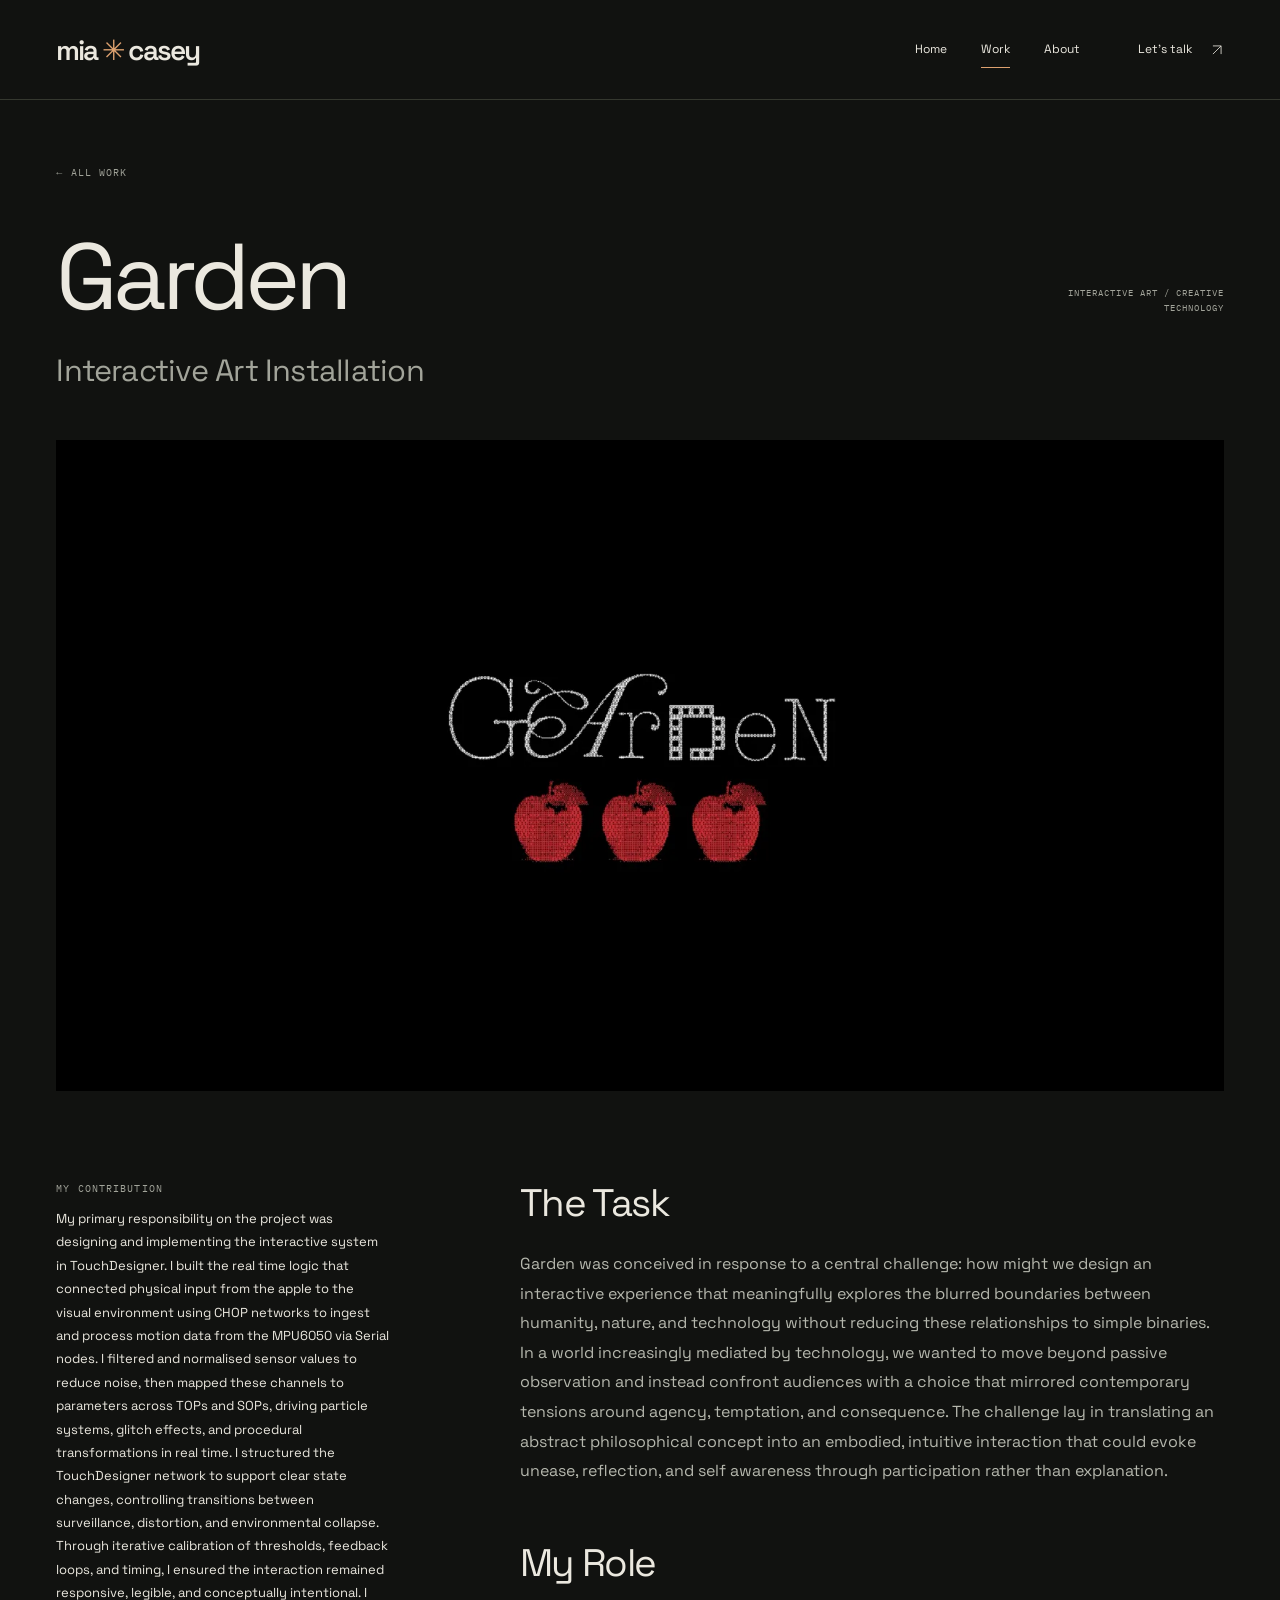
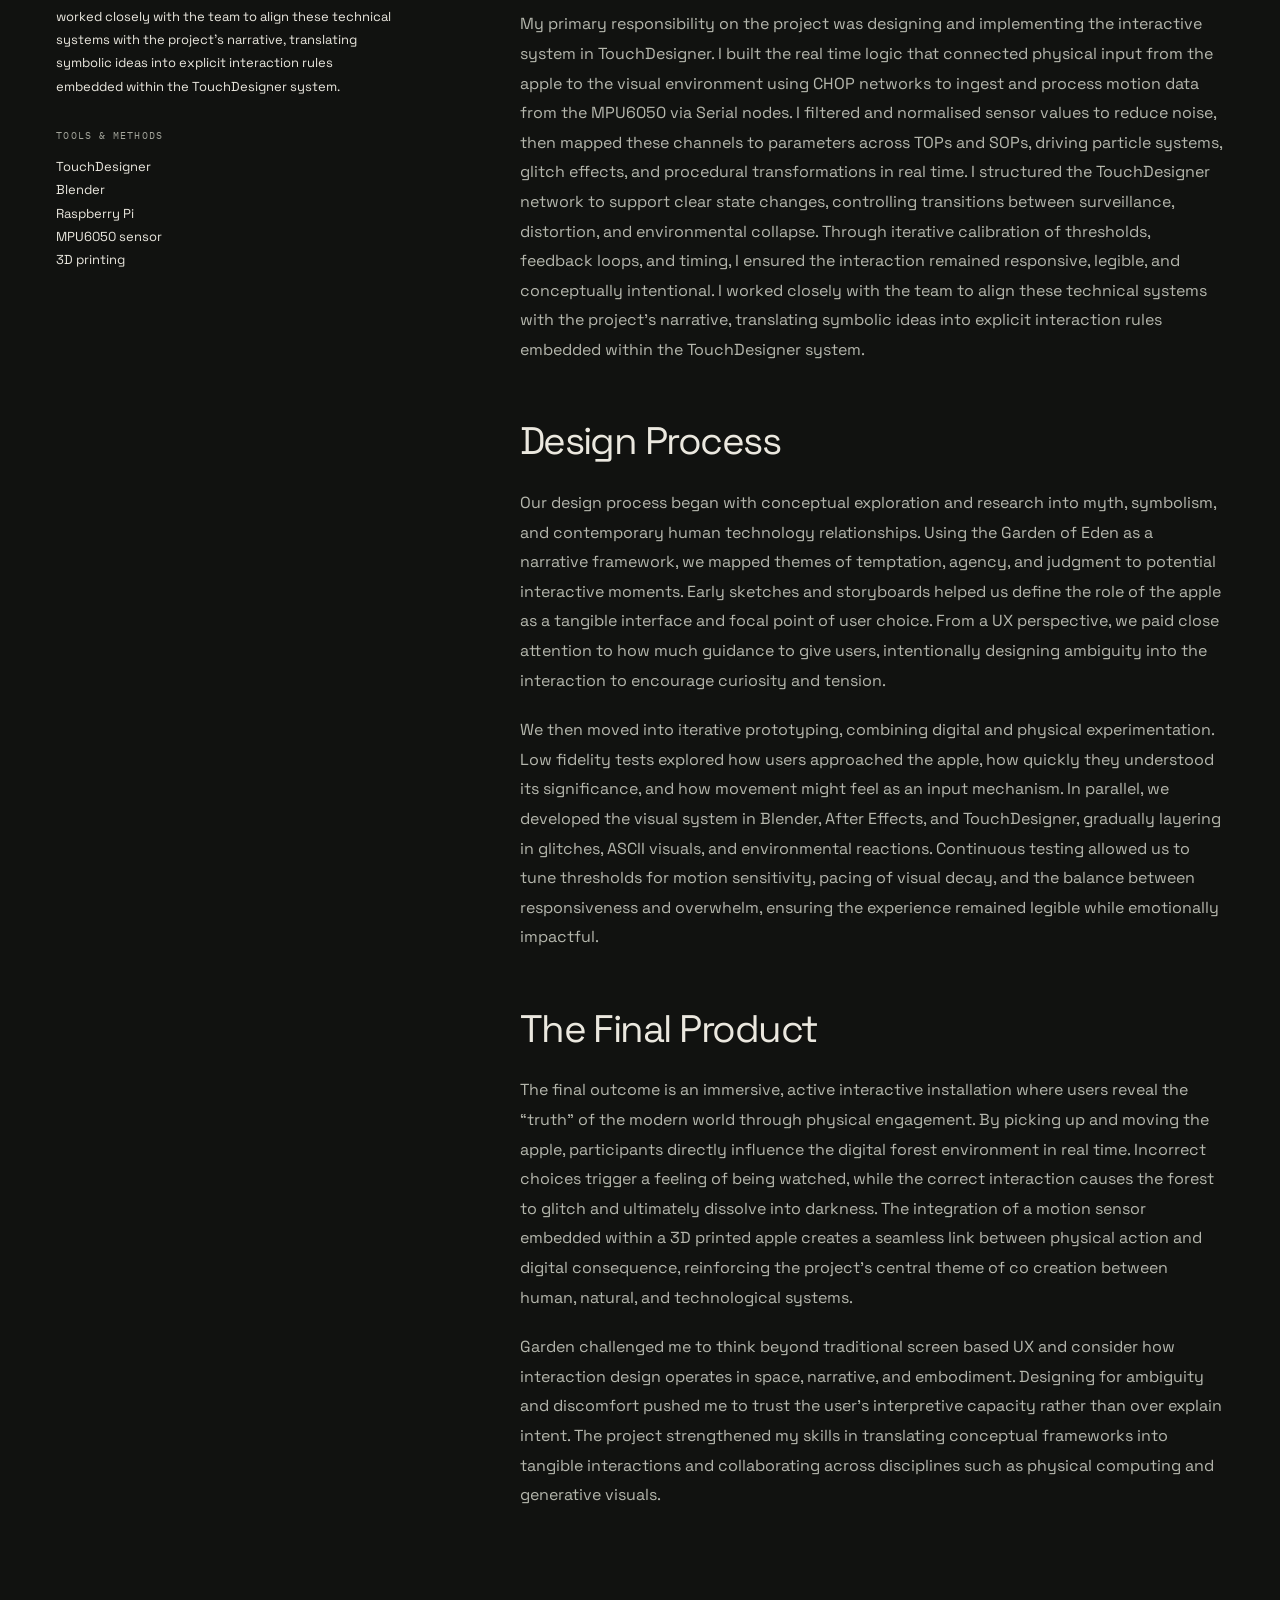
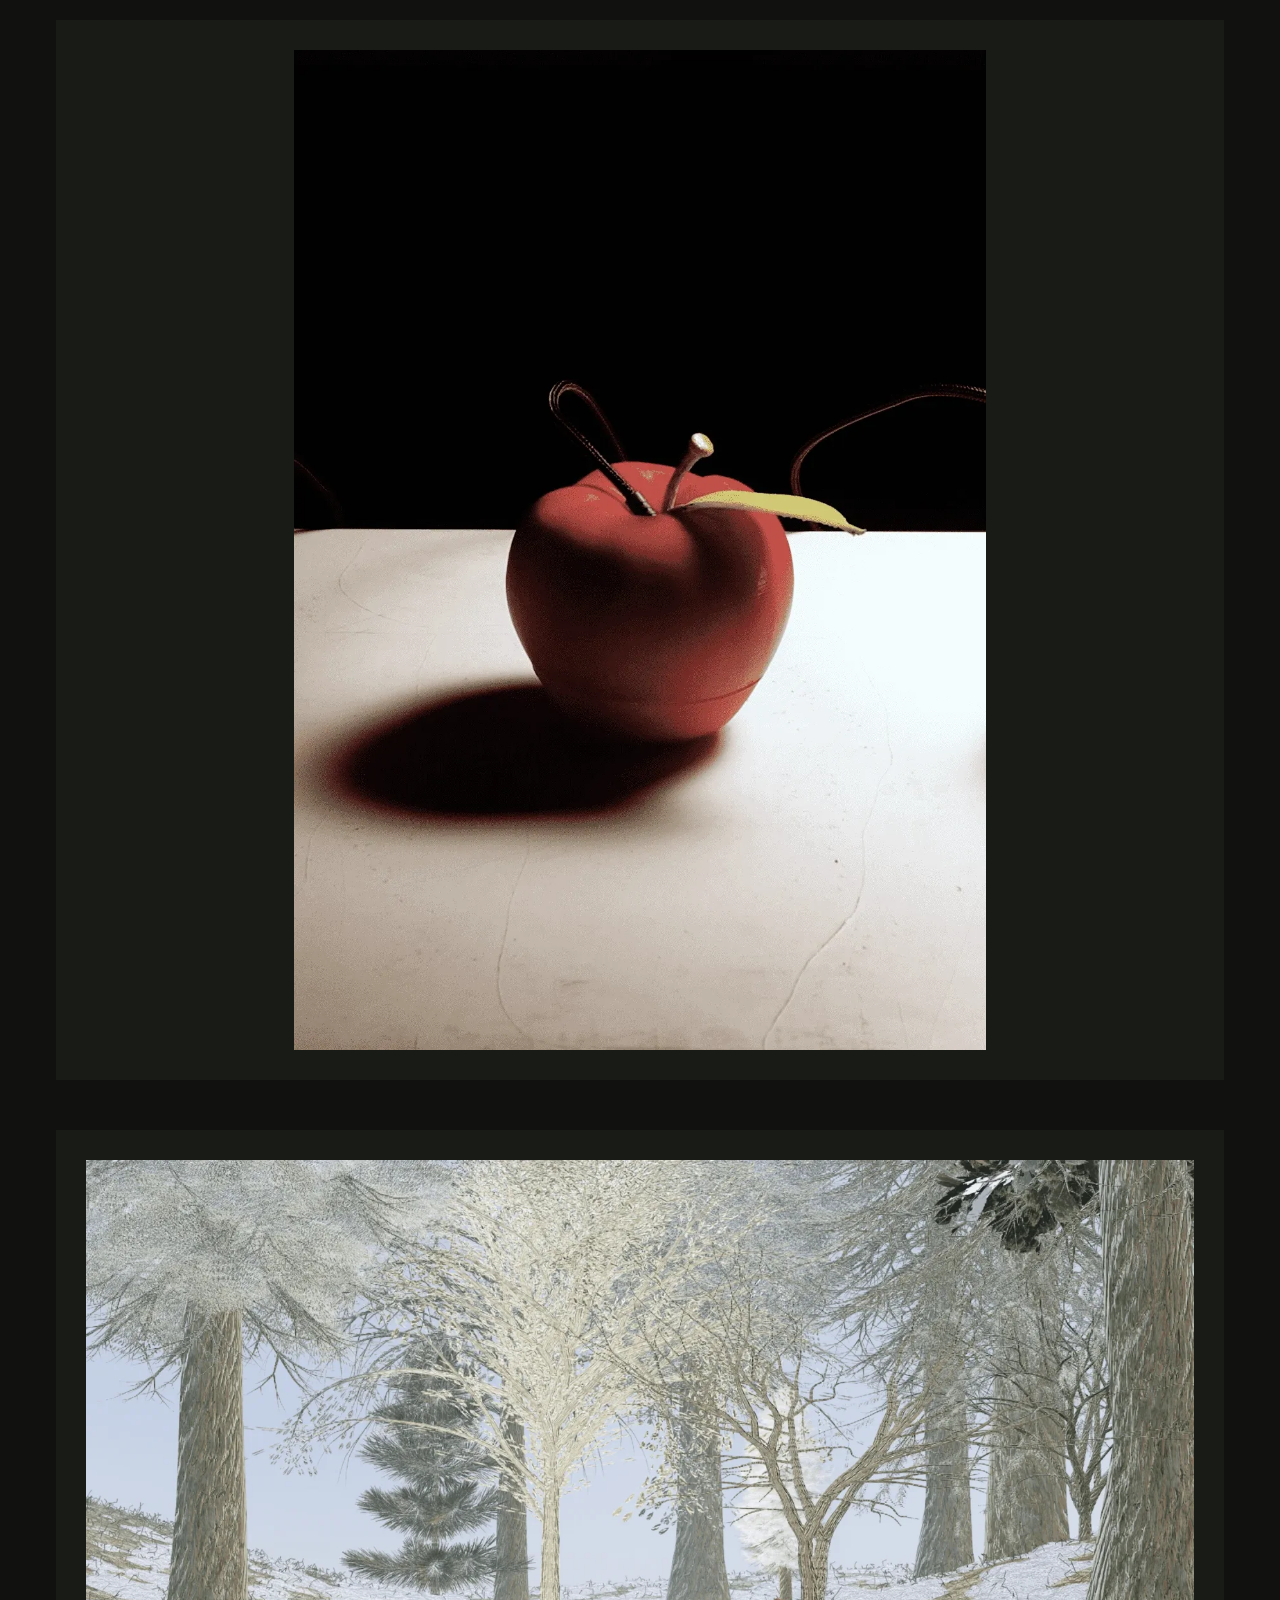
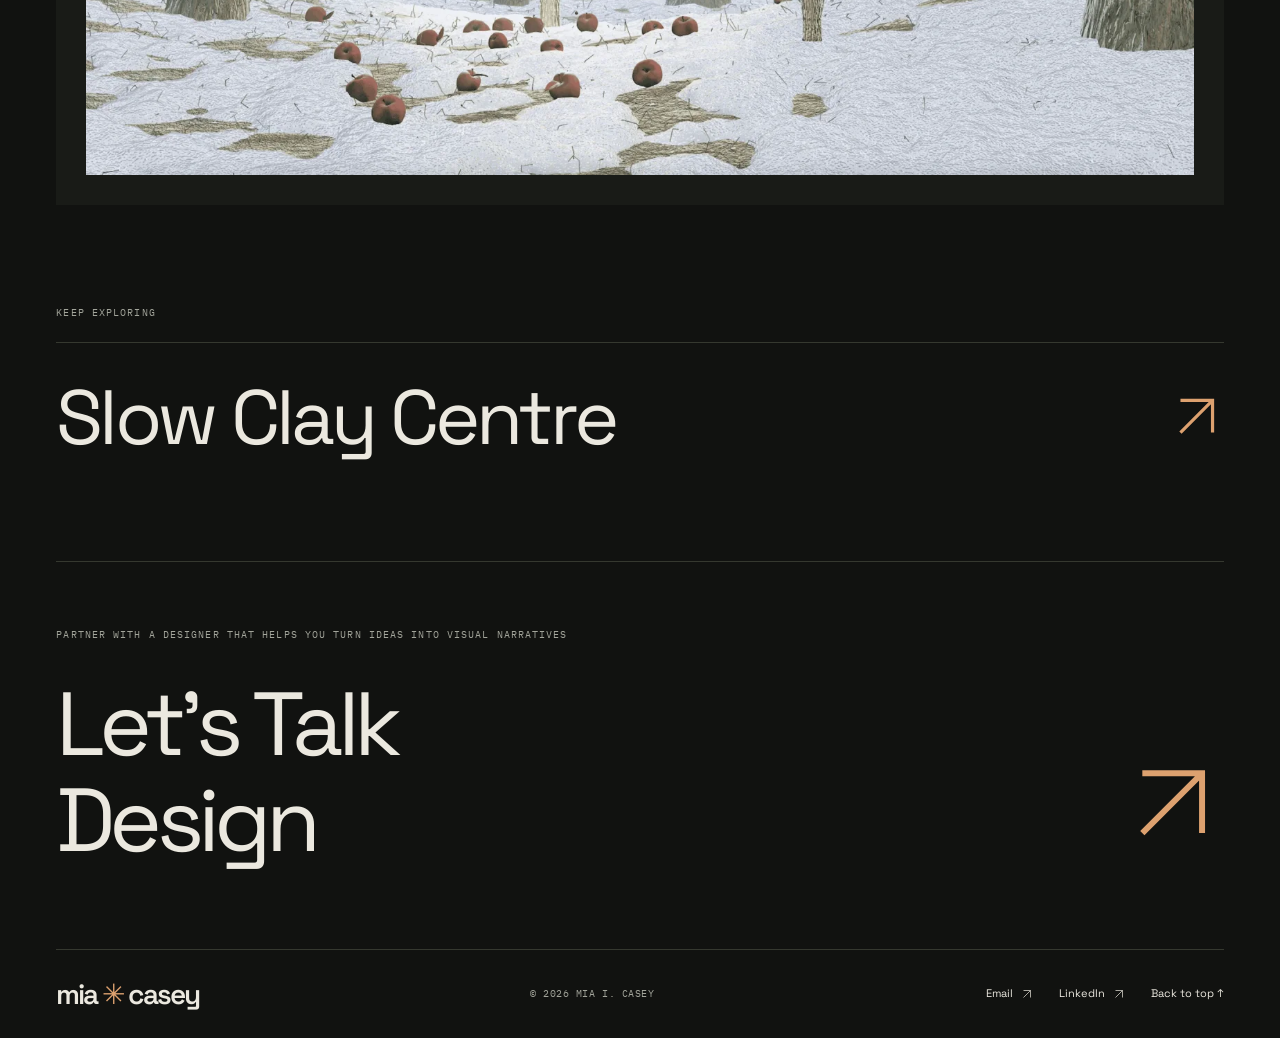
<file: works/garden/index.html>
<!DOCTYPE html><html lang="en-AU"><head><meta charset="UTF-8"><meta name="viewport" content="width=device-width, initial-scale=1"><title>Garden — Mia I. Casey</title><meta name="description" content="Interactive art project made with Touchdesigner, Blender, Rasberry Pi, 3D printing, and motion sensors"><meta name="theme-color" content="#111210"><meta name="robots" content="index, follow"><link rel="canonical" href="https://mia-i-casey.github.io/works/garden/"><link rel="icon" href="/favicon.svg" type="image/svg+xml"><meta property="og:title" content="Garden — Mia I. Casey"><meta property="og:description" content="Interactive art project made with Touchdesigner, Blender, Rasberry Pi, 3D printing, and motion sensors"><meta property="og:type" content="website"><meta property="og:url" content="https://mia-i-casey.github.io/works/garden/"><meta property="og:image" content="https://mia-i-casey.github.io/social.jpg"><meta property="og:image:alt" content="Mia I. Casey — Design, code and everything between"><meta name="twitter:card" content="summary_large_image"><link rel="stylesheet" href="/_astro/Layout.C02AAaQJ.css"><style>@layer astro.images{:where([data-astro-image]){height:auto}:where([data-astro-image=full-width]){width:100%}:where([data-astro-image=constrained]){max-width:100%}[data-astro-image-fit=fill]{object-fit:fill}[data-astro-image-fit=contain]{object-fit:contain}[data-astro-image-fit=cover]{object-fit:cover}[data-astro-image-fit=scale-down]{object-fit:scale-down}[data-astro-image-pos=top]{object-position:top}[data-astro-image-pos=bottom]{object-position:bottom}[data-astro-image-pos=left]{object-position:left}[data-astro-image-pos=right]{object-position:right}[data-astro-image-pos=center]{object-position:center}[data-astro-image-pos=top-left]{object-position:top left}[data-astro-image-pos=top-right]{object-position:top right}[data-astro-image-pos=top-center]{object-position:top center}[data-astro-image-pos=bottom-left]{object-position:bottom left}[data-astro-image-pos=bottom-right]{object-position:bottom right}[data-astro-image-pos=bottom-center]{object-position:bottom center}[data-astro-image-pos=left-top]{object-position:left top}[data-astro-image-pos=left-bottom]{object-position:left bottom}[data-astro-image-pos=left-center]{object-position:left center}[data-astro-image-pos=right-top]{object-position:right top}[data-astro-image-pos=right-bottom]{object-position:right bottom}[data-astro-image-pos=right-center]{object-position:right center}[data-astro-image-pos=center-top]{object-position:center top}[data-astro-image-pos=center-bottom]{object-position:center bottom}[data-astro-image-pos=center-left]{object-position:center left}[data-astro-image-pos=center-right]{object-position:center right}}
</style></head><body class><a class="skip-link" href="#main">Skip to content</a><header class="site-header shell"><a class="wordmark" href="/" aria-label="Mia I. Casey — home">mia<span class="wordmark-star" aria-hidden="true">✳</span>casey</a><nav aria-label="Main navigation"><a href="/">Home</a><a href="/works" aria-current="page">Work</a><a href="/about">About</a><a class="nav-contact" href="/contact">Let’s talk <svg class viewBox="0 0 24 24" fill="none" width="24" height="24" aria-hidden="true"><path d="M5 19 19 5M5 5h14v14" stroke="currentColor" stroke-width="1.4"></path></svg></a></nav></header><main id="main"><section class="case-heading shell"><a class="eyebrow back-link" href="/works">← ALL WORK</a><div class="case-heading-row"><h1>Garden</h1><span class="eyebrow">Interactive art / Creative technology</span></div><p class="case-subtitle">Interactive Art Installation</p></section><div class="case-cover shell"><img src="/_astro/garden-cover.BwveYTO5_1iknwV.webp" srcset="/_astro/garden-cover.BwveYTO5_Z19iDzA.webp 640w, /_astro/garden-cover.BwveYTO5_2wvI3L.webp 1000w, /_astro/garden-cover.BwveYTO5_eeJrs.webp 1600w, /_astro/garden-cover.BwveYTO5_1yCcDC.webp 2000w" alt="Garden installation title with three red apples against a black background" sizes="90vw" loading="eager" decoding="async" width="2400" height="1337"></div><section class="case-main shell"><aside class="case-aside"><div><h2 class="eyebrow">MY CONTRIBUTION</h2><p>My primary responsibility on the project was designing and implementing the interactive system in TouchDesigner. I built the real time logic that connected physical input from the apple to the visual environment using CHOP networks to ingest and process motion data from the MPU6050 via Serial nodes. I filtered and normalised sensor values to reduce noise, then mapped these channels to parameters across TOPs and SOPs, driving particle systems, glitch effects, and procedural transformations in real time. I structured the TouchDesigner network to support clear state changes, controlling transitions between surveillance, distortion, and environmental collapse. Through iterative calibration of thresholds, feedback loops, and timing, I ensured the interaction remained responsive, legible, and conceptually intentional. I worked closely with the team to align these technical systems with the project’s narrative, translating symbolic ideas into explicit interaction rules embedded within the TouchDesigner system.</p></div><div><h2 class="eyebrow">TOOLS & METHODS</h2><ul><li>TouchDesigner</li><li>Blender</li><li>Raspberry Pi</li><li>MPU6050 sensor</li><li>3D printing</li></ul></div></aside><div class="prose"><h2 id="the-task">The Task</h2>
<p>Garden was conceived in response to a central challenge: how might we design an interactive experience that meaningfully explores the blurred boundaries between humanity, nature, and technology without reducing these relationships to simple binaries. In a world increasingly mediated by technology, we wanted to move beyond passive observation and instead confront audiences with a choice that mirrored contemporary tensions around agency, temptation, and consequence. The challenge lay in translating an abstract philosophical concept into an embodied, intuitive interaction that could evoke unease, reflection, and self awareness through participation rather than explanation.</p>
<h2 id="my-role">My Role</h2>
<p>My primary responsibility on the project was designing and implementing the interactive system in TouchDesigner. I built the real time logic that connected physical input from the apple to the visual environment using CHOP networks to ingest and process motion data from the MPU6050 via Serial nodes. I filtered and normalised sensor values to reduce noise, then mapped these channels to parameters across TOPs and SOPs, driving particle systems, glitch effects, and procedural transformations in real time. I structured the TouchDesigner network to support clear state changes, controlling transitions between surveillance, distortion, and environmental collapse. Through iterative calibration of thresholds, feedback loops, and timing, I ensured the interaction remained responsive, legible, and conceptually intentional. I worked closely with the team to align these technical systems with the project’s narrative, translating symbolic ideas into explicit interaction rules embedded within the TouchDesigner system.</p>
<h2 id="design-process">Design Process</h2>
<p>Our design process began with conceptual exploration and research into myth, symbolism, and contemporary human technology relationships. Using the Garden of Eden as a narrative framework, we mapped themes of temptation, agency, and judgment to potential interactive moments. Early sketches and storyboards helped us define the role of the apple as a tangible interface and focal point of user choice. From a UX perspective, we paid close attention to how much guidance to give users, intentionally designing ambiguity into the interaction to encourage curiosity and tension.</p>
<p>We then moved into iterative prototyping, combining digital and physical experimentation. Low fidelity tests explored how users approached the apple, how quickly they understood its significance, and how movement might feel as an input mechanism. In parallel, we developed the visual system in Blender, After Effects, and TouchDesigner, gradually layering in glitches, ASCII visuals, and environmental reactions. Continuous testing allowed us to tune thresholds for motion sensitivity, pacing of visual decay, and the balance between responsiveness and overwhelm, ensuring the experience remained legible while emotionally impactful.</p>
<h2 id="the-final-product">The Final Product</h2>
<p>The final outcome is an immersive, active interactive installation where users reveal the “truth” of the modern world through physical engagement. By picking up and moving the apple, participants directly influence the digital forest environment in real time. Incorrect choices trigger a feeling of being watched, while the correct interaction causes the forest to glitch and ultimately dissolve into darkness. The integration of a motion sensor embedded within a 3D printed apple creates a seamless link between physical action and digital consequence, reinforcing the project’s central theme of co creation between human, natural, and technological systems.</p>
<p>Garden challenged me to think beyond traditional screen based UX and consider how interaction design operates in space, narrative, and embodiment. Designing for ambiguity and discomfort pushed me to trust the user’s interpretive capacity rather than over explain intent. The project strengthened my skills in translating conceptual frameworks into tangible interactions and collaborating across disciplines such as physical computing and generative visuals.</p>
</div></section><section class="case-gallery shell" aria-label="Garden project images"><figure><img src="/_astro/garden-detail-1.D47Eyca4_S71jW.webp" srcset="/_astro/garden-detail-1.D47Eyca4_Z1oD6xG.webp 640w, /_astro/garden-detail-1.D47Eyca4_Mvthg.webp 1000w, /_astro/garden-detail-1.D47Eyca4_S71jW.webp 1086w" alt="A red apple created for the Garden interactive installation" sizes="90vw" loading="lazy" decoding="async" width="1086" height="1570"></figure><figure><img src="/_astro/garden-detail-2.DG3arluX_Z1Y6SD7.webp" srcset="/_astro/garden-detail-2.DG3arluX_ZtkM6x.webp 640w, /_astro/garden-detail-2.DG3arluX_17BqXb.webp 1000w, /_astro/garden-detail-2.DG3arluX_Z1AjhWr.webp 1600w, /_astro/garden-detail-2.DG3arluX_Z1QSrCl.webp 2000w" alt="A digitally rendered forest environment from Garden" sizes="90vw" loading="lazy" decoding="async" width="2400" height="1334"></figure></section><section class="next-project shell"><span class="eyebrow">KEEP EXPLORING</span><a href="/works/slow-clay-center">Slow Clay Centre<svg class viewBox="0 0 24 24" fill="none" width="24" height="24" aria-hidden="true"><path d="M5 19 19 5M5 5h14v14" stroke="currentColor" stroke-width="1.4"></path></svg></a></section></main><footer class="site-footer shell"><div class="footer-top"><p class="eyebrow">Partner with a designer that helps you turn ideas into visual narratives</p><a class="footer-contact" href="mailto:miaicasey1971@gmail.com">Let's Talk<br>Design<svg class viewBox="0 0 24 24" fill="none" width="24" height="24" aria-hidden="true"><path d="M5 19 19 5M5 5h14v14" stroke="currentColor" stroke-width="1.4"></path></svg></a></div><div class="footer-bottom"><a class="wordmark" href="/">mia<span aria-hidden="true">✳</span>casey</a><span class="mono">© 2026 MIA I. CASEY</span><div><a href="mailto:miaicasey1971@gmail.com">Email <svg class viewBox="0 0 24 24" fill="none" width="24" height="24" aria-hidden="true"><path d="M5 19 19 5M5 5h14v14" stroke="currentColor" stroke-width="1.4"></path></svg></a><a href="https://www.linkedin.com/in/miaicasey/">LinkedIn <svg class viewBox="0 0 24 24" fill="none" width="24" height="24" aria-hidden="true"><path d="M5 19 19 5M5 5h14v14" stroke="currentColor" stroke-width="1.4"></path></svg></a><a href="#top" data-back-top>Back to top ↑</a></div></div></footer><script type="module">if(document.querySelectorAll(`[data-back-top]`).forEach(e=>e.addEventListener(`click`,e=>{e.preventDefault(),window.scrollTo({top:0,behavior:matchMedia(`(prefers-reduced-motion: reduce)`).matches?`instant`:`smooth`}),document.querySelector(`.wordmark`)?.focus({preventScroll:!0})})),!matchMedia(`(prefers-reduced-motion: reduce)`).matches&&`IntersectionObserver`in window){let e=new IntersectionObserver(t=>t.forEach(t=>{t.isIntersecting&&(t.target.classList.add(`is-visible`),e.unobserve(t.target))}),{threshold:.08});document.querySelectorAll(`[data-reveal]`).forEach(t=>e.observe(t))}</script></body></html>
</file>
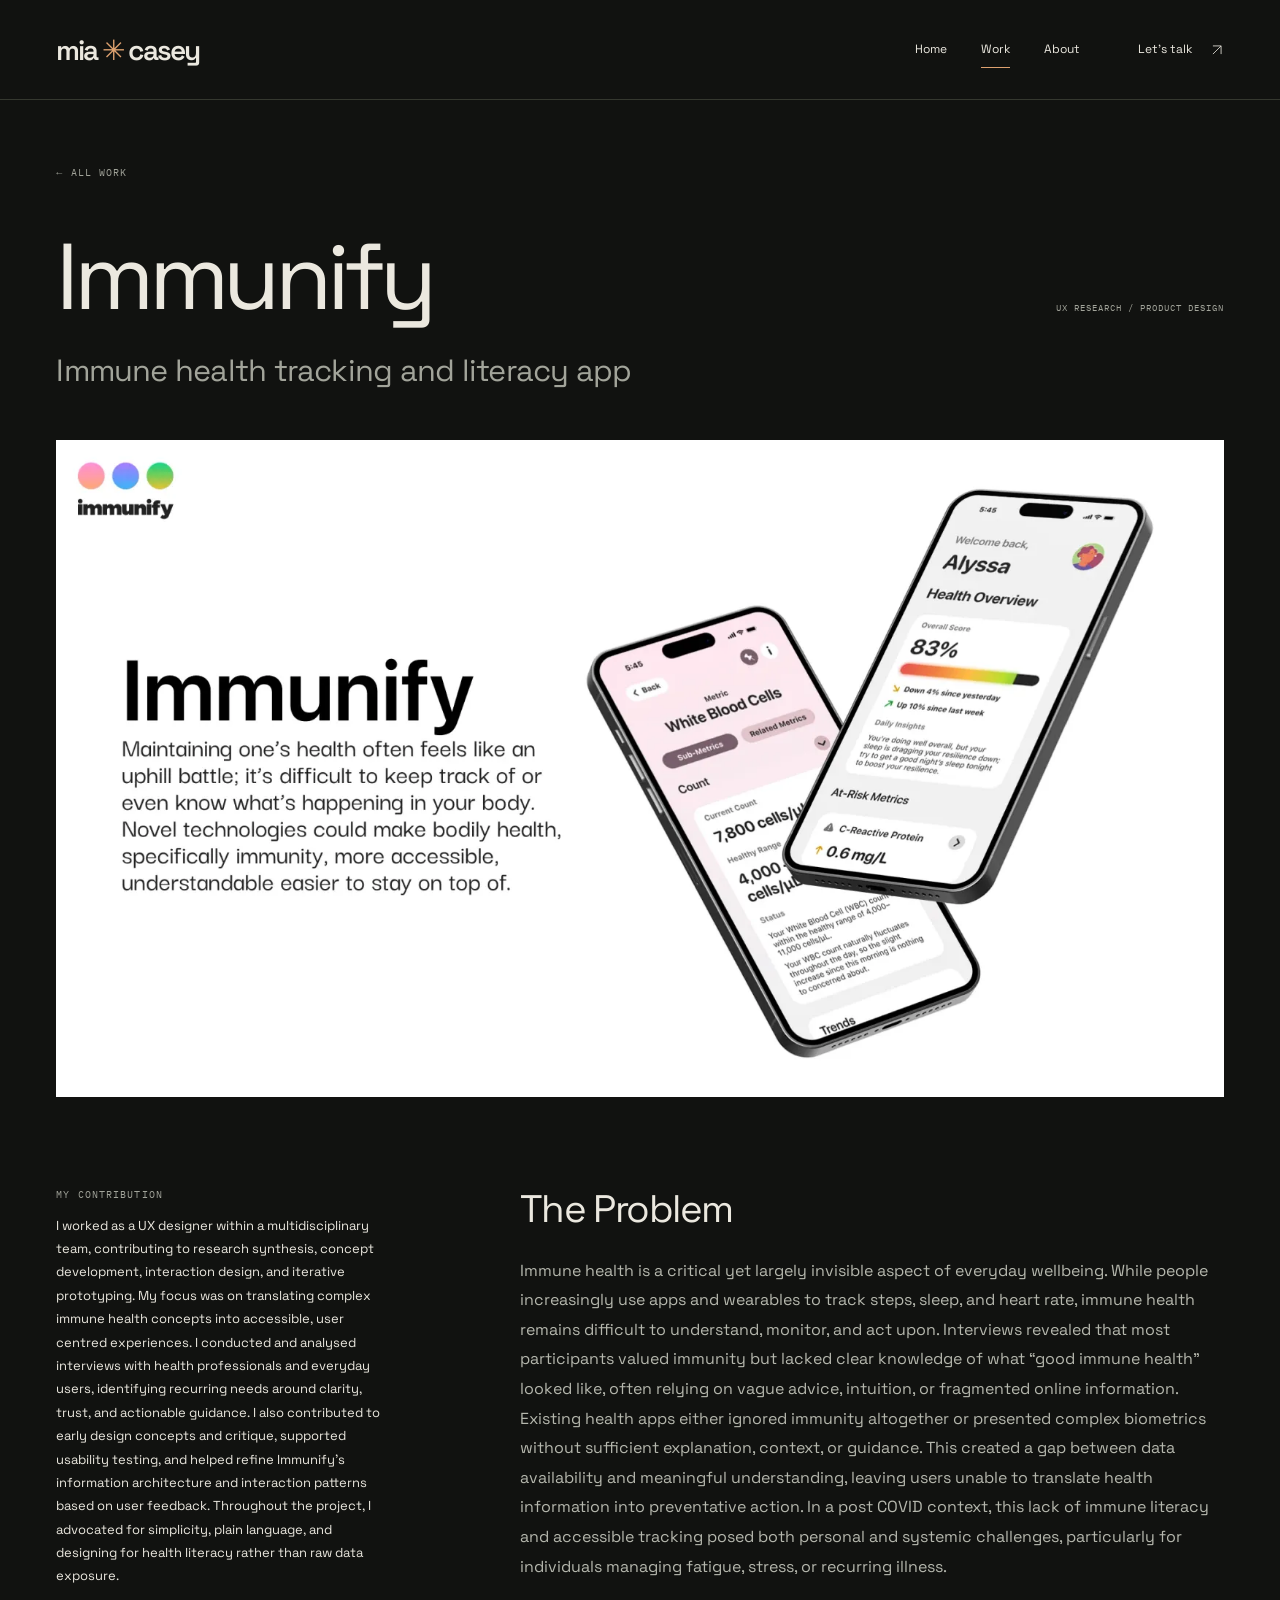
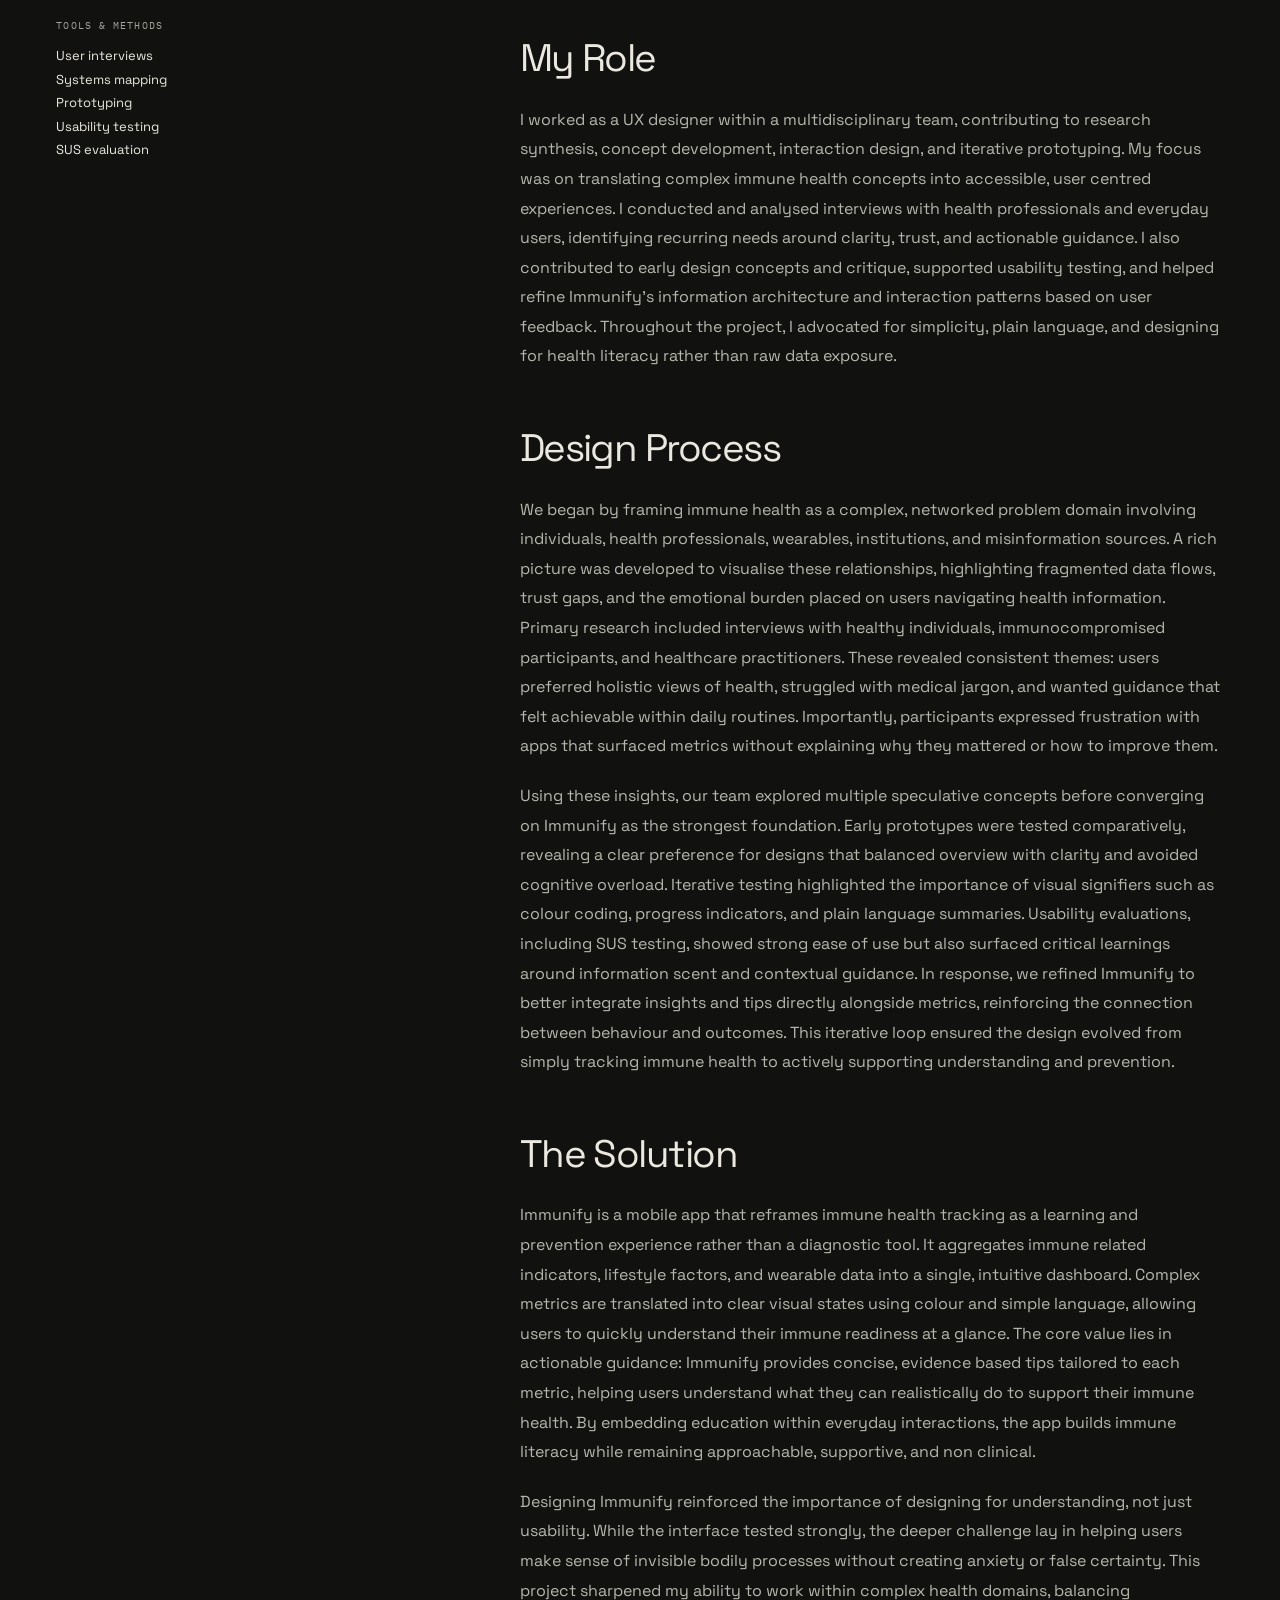
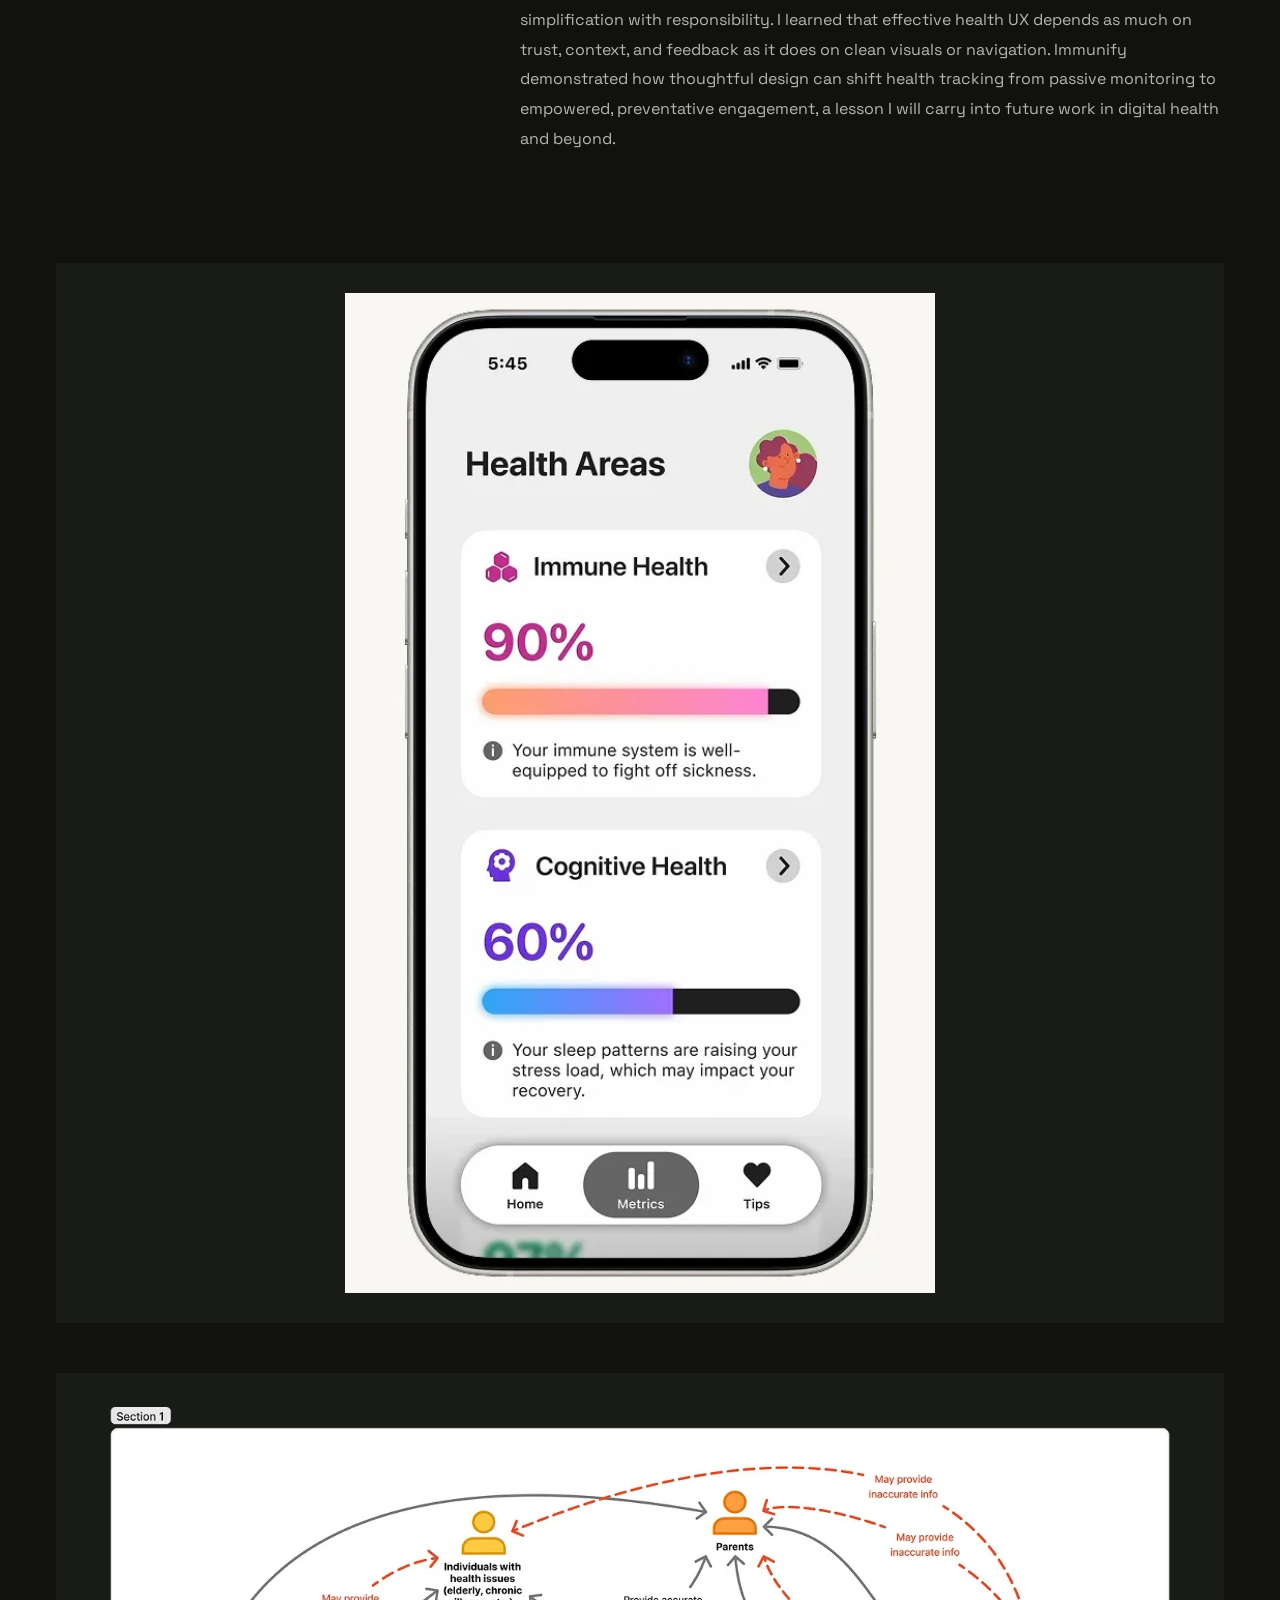
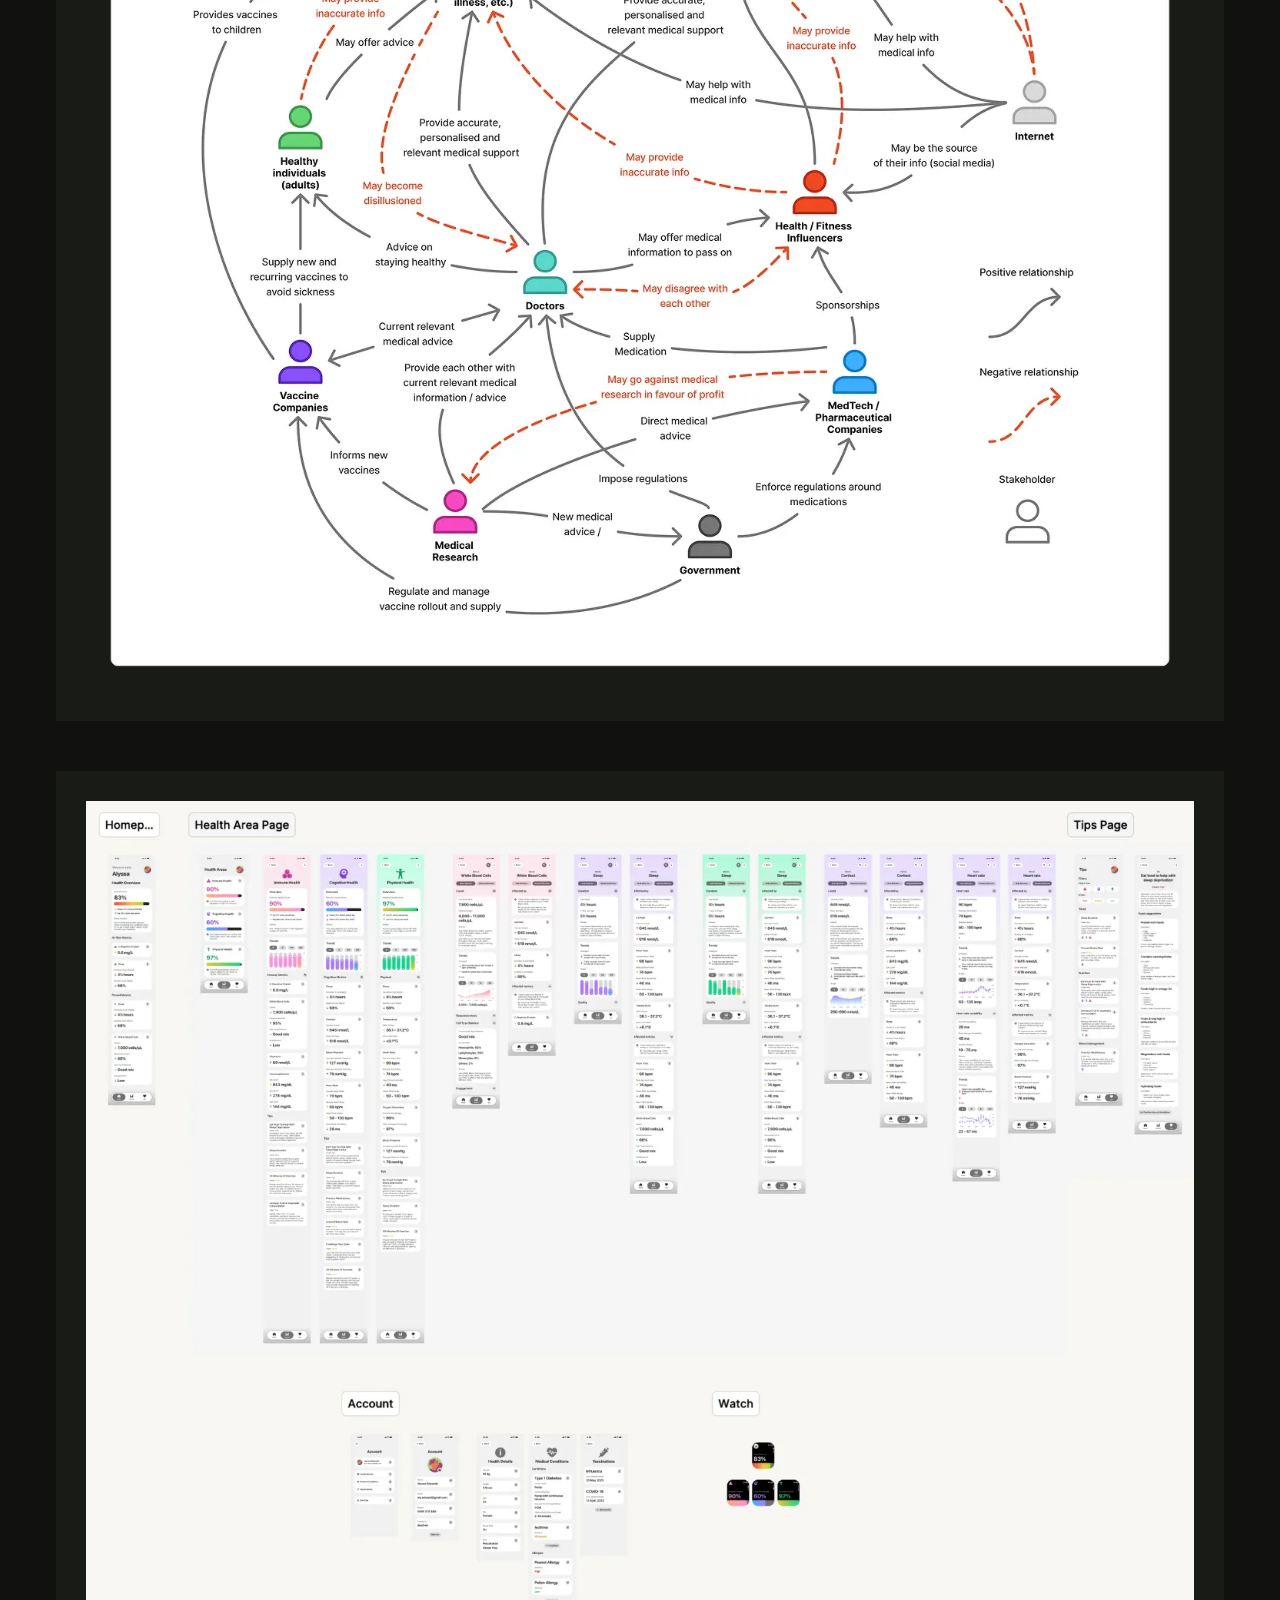
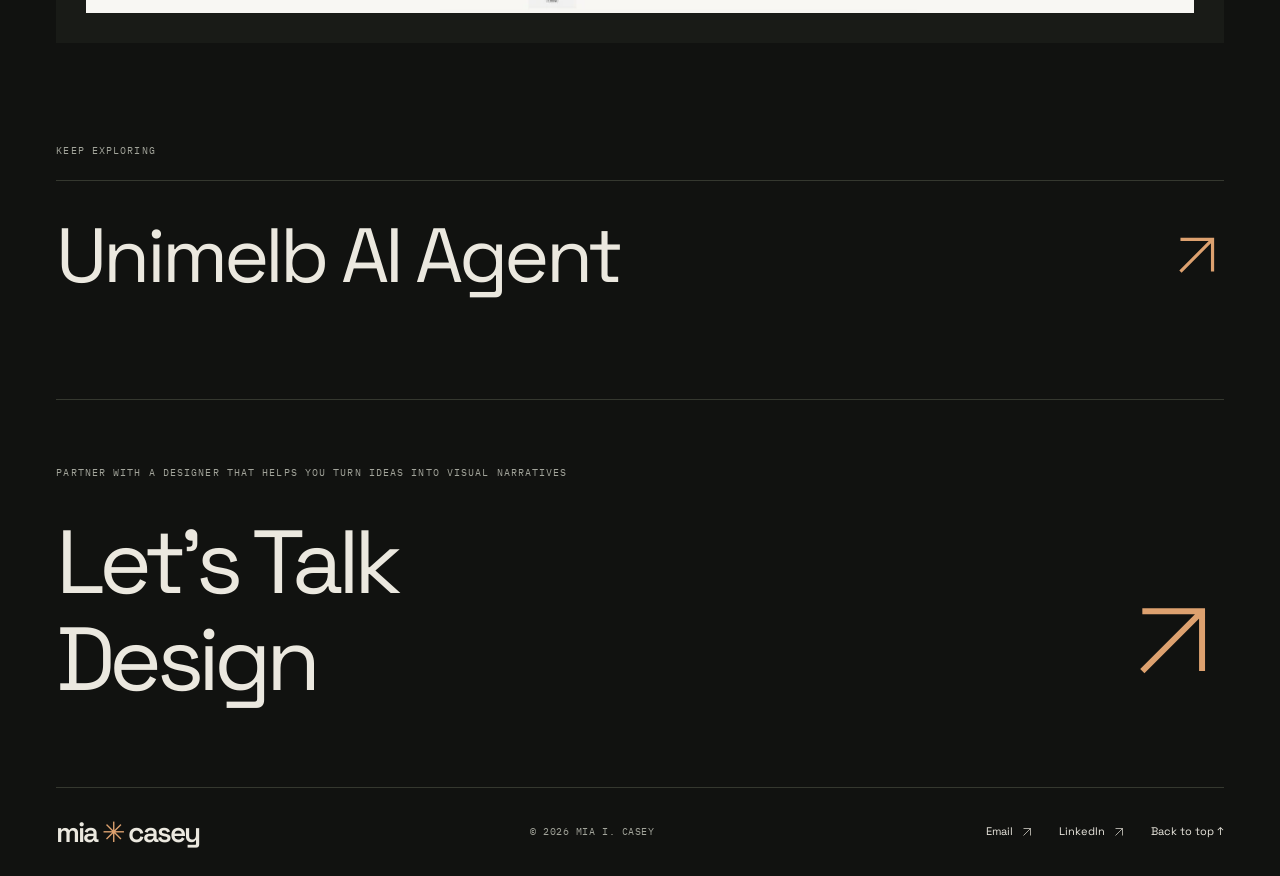
<file: works/immunify/index.html>
<!DOCTYPE html><html lang="en-AU"><head><meta charset="UTF-8"><meta name="viewport" content="width=device-width, initial-scale=1"><title>Immunify — Mia I. Casey</title><meta name="description" content="Immune Tracking App"><meta name="theme-color" content="#111210"><meta name="robots" content="index, follow"><link rel="canonical" href="https://mia-i-casey.github.io/works/immunify/"><link rel="icon" href="/favicon.svg" type="image/svg+xml"><meta property="og:title" content="Immunify — Mia I. Casey"><meta property="og:description" content="Immune Tracking App"><meta property="og:type" content="website"><meta property="og:url" content="https://mia-i-casey.github.io/works/immunify/"><meta property="og:image" content="https://mia-i-casey.github.io/social.jpg"><meta property="og:image:alt" content="Mia I. Casey — Design, code and everything between"><meta name="twitter:card" content="summary_large_image"><link rel="stylesheet" href="/_astro/Layout.C02AAaQJ.css"><style>@layer astro.images{:where([data-astro-image]){height:auto}:where([data-astro-image=full-width]){width:100%}:where([data-astro-image=constrained]){max-width:100%}[data-astro-image-fit=fill]{object-fit:fill}[data-astro-image-fit=contain]{object-fit:contain}[data-astro-image-fit=cover]{object-fit:cover}[data-astro-image-fit=scale-down]{object-fit:scale-down}[data-astro-image-pos=top]{object-position:top}[data-astro-image-pos=bottom]{object-position:bottom}[data-astro-image-pos=left]{object-position:left}[data-astro-image-pos=right]{object-position:right}[data-astro-image-pos=center]{object-position:center}[data-astro-image-pos=top-left]{object-position:top left}[data-astro-image-pos=top-right]{object-position:top right}[data-astro-image-pos=top-center]{object-position:top center}[data-astro-image-pos=bottom-left]{object-position:bottom left}[data-astro-image-pos=bottom-right]{object-position:bottom right}[data-astro-image-pos=bottom-center]{object-position:bottom center}[data-astro-image-pos=left-top]{object-position:left top}[data-astro-image-pos=left-bottom]{object-position:left bottom}[data-astro-image-pos=left-center]{object-position:left center}[data-astro-image-pos=right-top]{object-position:right top}[data-astro-image-pos=right-bottom]{object-position:right bottom}[data-astro-image-pos=right-center]{object-position:right center}[data-astro-image-pos=center-top]{object-position:center top}[data-astro-image-pos=center-bottom]{object-position:center bottom}[data-astro-image-pos=center-left]{object-position:center left}[data-astro-image-pos=center-right]{object-position:center right}}
</style></head><body class><a class="skip-link" href="#main">Skip to content</a><header class="site-header shell"><a class="wordmark" href="/" aria-label="Mia I. Casey — home">mia<span class="wordmark-star" aria-hidden="true">✳</span>casey</a><nav aria-label="Main navigation"><a href="/">Home</a><a href="/works" aria-current="page">Work</a><a href="/about">About</a><a class="nav-contact" href="/contact">Let’s talk <svg class viewBox="0 0 24 24" fill="none" width="24" height="24" aria-hidden="true"><path d="M5 19 19 5M5 5h14v14" stroke="currentColor" stroke-width="1.4"></path></svg></a></nav></header><main id="main"><section class="case-heading shell"><a class="eyebrow back-link" href="/works">← ALL WORK</a><div class="case-heading-row"><h1>Immunify</h1><span class="eyebrow">UX research / Product design</span></div><p class="case-subtitle">Immune health tracking and literacy app</p></section><div class="case-cover shell"><img src="/_astro/immunify-cover.BrmAcAyX_1J9fJF.webp" srcset="/_astro/immunify-cover.BrmAcAyX_cPGqB.webp 640w, /_astro/immunify-cover.BrmAcAyX_ZpNuIa.webp 1000w, /_astro/immunify-cover.BrmAcAyX_Z1dLRlw.webp 1600w, /_astro/immunify-cover.BrmAcAyX_1J9fJF.webp 1920w" alt="Immunify mobile app concept with a health overview and explanatory insights" sizes="90vw" loading="eager" decoding="async" width="1920" height="1080"></div><section class="case-main shell"><aside class="case-aside"><div><h2 class="eyebrow">MY CONTRIBUTION</h2><p>I worked as a UX designer within a multidisciplinary team, contributing to research synthesis, concept development, interaction design, and iterative prototyping. My focus was on translating complex immune health concepts into accessible, user centred experiences. I conducted and analysed interviews with health professionals and everyday users, identifying recurring needs around clarity, trust, and actionable guidance. I also contributed to early design concepts and critique, supported usability testing, and helped refine Immunify’s information architecture and interaction patterns based on user feedback. Throughout the project, I advocated for simplicity, plain language, and designing for health literacy rather than raw data exposure.</p></div><div><h2 class="eyebrow">TOOLS & METHODS</h2><ul><li>User interviews</li><li>Systems mapping</li><li>Prototyping</li><li>Usability testing</li><li>SUS evaluation</li></ul></div></aside><div class="prose"><h2 id="the-problem">The Problem</h2>
<p>Immune health is a critical yet largely invisible aspect of everyday wellbeing. While people increasingly use apps and wearables to track steps, sleep, and heart rate, immune health remains difficult to understand, monitor, and act upon. Interviews revealed that most participants valued immunity but lacked clear knowledge of what “good immune health” looked like, often relying on vague advice, intuition, or fragmented online information. Existing health apps either ignored immunity altogether or presented complex biometrics without sufficient explanation, context, or guidance. This created a gap between data availability and meaningful understanding, leaving users unable to translate health information into preventative action. In a post COVID context, this lack of immune literacy and accessible tracking posed both personal and systemic challenges, particularly for individuals managing fatigue, stress, or recurring illness.</p>
<h2 id="my-role">My Role</h2>
<p>I worked as a UX designer within a multidisciplinary team, contributing to research synthesis, concept development, interaction design, and iterative prototyping. My focus was on translating complex immune health concepts into accessible, user centred experiences. I conducted and analysed interviews with health professionals and everyday users, identifying recurring needs around clarity, trust, and actionable guidance. I also contributed to early design concepts and critique, supported usability testing, and helped refine Immunify’s information architecture and interaction patterns based on user feedback. Throughout the project, I advocated for simplicity, plain language, and designing for health literacy rather than raw data exposure.</p>
<h2 id="design-process">Design Process</h2>
<p>We began by framing immune health as a complex, networked problem domain involving individuals, health professionals, wearables, institutions, and misinformation sources. A rich picture was developed to visualise these relationships, highlighting fragmented data flows, trust gaps, and the emotional burden placed on users navigating health information. Primary research included interviews with healthy individuals, immunocompromised participants, and healthcare practitioners. These revealed consistent themes: users preferred holistic views of health, struggled with medical jargon, and wanted guidance that felt achievable within daily routines. Importantly, participants expressed frustration with apps that surfaced metrics without explaining why they mattered or how to improve them.</p>
<p>Using these insights, our team explored multiple speculative concepts before converging on Immunify as the strongest foundation. Early prototypes were tested comparatively, revealing a clear preference for designs that balanced overview with clarity and avoided cognitive overload. Iterative testing highlighted the importance of visual signifiers such as colour coding, progress indicators, and plain language summaries. Usability evaluations, including SUS testing, showed strong ease of use but also surfaced critical learnings around information scent and contextual guidance. In response, we refined Immunify to better integrate insights and tips directly alongside metrics, reinforcing the connection between behaviour and outcomes. This iterative loop ensured the design evolved from simply tracking immune health to actively supporting understanding and prevention.</p>
<h2 id="the-solution">The Solution</h2>
<p>Immunify is a mobile app that reframes immune health tracking as a learning and prevention experience rather than a diagnostic tool. It aggregates immune related indicators, lifestyle factors, and wearable data into a single, intuitive dashboard. Complex metrics are translated into clear visual states using colour and simple language, allowing users to quickly understand their immune readiness at a glance. The core value lies in actionable guidance: Immunify provides concise, evidence based tips tailored to each metric, helping users understand what they can realistically do to support their immune health. By embedding education within everyday interactions, the app builds immune literacy while remaining approachable, supportive, and non clinical.</p>
<p>Designing Immunify reinforced the importance of designing for understanding, not just usability. While the interface tested strongly, the deeper challenge lay in helping users make sense of invisible bodily processes without creating anxiety or false certainty. This project sharpened my ability to work within complex health domains, balancing simplification with responsibility. I learned that effective health UX depends as much on trust, context, and feedback as it does on clean visuals or navigation. Immunify demonstrated how thoughtful design can shift health tracking from passive monitoring to empowered, preventative engagement, a lesson I will carry into future work in digital health and beyond.</p>
</div></section><section class="case-gallery shell" aria-label="Immunify project images"><figure><img src="/_astro/immunify-detail-1.DfkZ0fnO_xNAnW.webp" srcset="/_astro/immunify-detail-1.DfkZ0fnO_xNAnW.webp 570w" alt="Immunify concept screen displaying health areas and related insights" sizes="90vw" loading="lazy" decoding="async" width="570" height="966"></figure><figure><img src="/_astro/immunify-detail-2.C6t5j086_ZUKN9U.webp" srcset="/_astro/immunify-detail-2.C6t5j086_1qrybv.webp 640w, /_astro/immunify-detail-2.C6t5j086_ZzmXwU.webp 1000w, /_astro/immunify-detail-2.C6t5j086_ZUKN9U.webp 1441w" alt="A systems map connecting people, health services, and sources of health information" sizes="90vw" loading="lazy" decoding="async" width="1441" height="1156"></figure><figure><img src="/_astro/immunify-detail-3.DBi1t6hk_ZxBi8i.webp" srcset="/_astro/immunify-detail-3.DBi1t6hk_2pbRys.webp 640w, /_astro/immunify-detail-3.DBi1t6hk_y0KYS.webp 1000w, /_astro/immunify-detail-3.DBi1t6hk_ZOnaJb.webp 1600w, /_astro/immunify-detail-3.DBi1t6hk_5LBNz.webp 2000w" alt="Immunify screen designs and user flows" sizes="90vw" loading="lazy" decoding="async" width="2144" height="1572"></figure></section><section class="next-project shell"><span class="eyebrow">KEEP EXPLORING</span><a href="/works/unimelb-ai-agent">Unimelb AI Agent<svg class viewBox="0 0 24 24" fill="none" width="24" height="24" aria-hidden="true"><path d="M5 19 19 5M5 5h14v14" stroke="currentColor" stroke-width="1.4"></path></svg></a></section></main><footer class="site-footer shell"><div class="footer-top"><p class="eyebrow">Partner with a designer that helps you turn ideas into visual narratives</p><a class="footer-contact" href="mailto:miaicasey1971@gmail.com">Let's Talk<br>Design<svg class viewBox="0 0 24 24" fill="none" width="24" height="24" aria-hidden="true"><path d="M5 19 19 5M5 5h14v14" stroke="currentColor" stroke-width="1.4"></path></svg></a></div><div class="footer-bottom"><a class="wordmark" href="/">mia<span aria-hidden="true">✳</span>casey</a><span class="mono">© 2026 MIA I. CASEY</span><div><a href="mailto:miaicasey1971@gmail.com">Email <svg class viewBox="0 0 24 24" fill="none" width="24" height="24" aria-hidden="true"><path d="M5 19 19 5M5 5h14v14" stroke="currentColor" stroke-width="1.4"></path></svg></a><a href="https://www.linkedin.com/in/miaicasey/">LinkedIn <svg class viewBox="0 0 24 24" fill="none" width="24" height="24" aria-hidden="true"><path d="M5 19 19 5M5 5h14v14" stroke="currentColor" stroke-width="1.4"></path></svg></a><a href="#top" data-back-top>Back to top ↑</a></div></div></footer><script type="module">if(document.querySelectorAll(`[data-back-top]`).forEach(e=>e.addEventListener(`click`,e=>{e.preventDefault(),window.scrollTo({top:0,behavior:matchMedia(`(prefers-reduced-motion: reduce)`).matches?`instant`:`smooth`}),document.querySelector(`.wordmark`)?.focus({preventScroll:!0})})),!matchMedia(`(prefers-reduced-motion: reduce)`).matches&&`IntersectionObserver`in window){let e=new IntersectionObserver(t=>t.forEach(t=>{t.isIntersecting&&(t.target.classList.add(`is-visible`),e.unobserve(t.target))}),{threshold:.08});document.querySelectorAll(`[data-reveal]`).forEach(t=>e.observe(t))}</script></body></html>
</file>
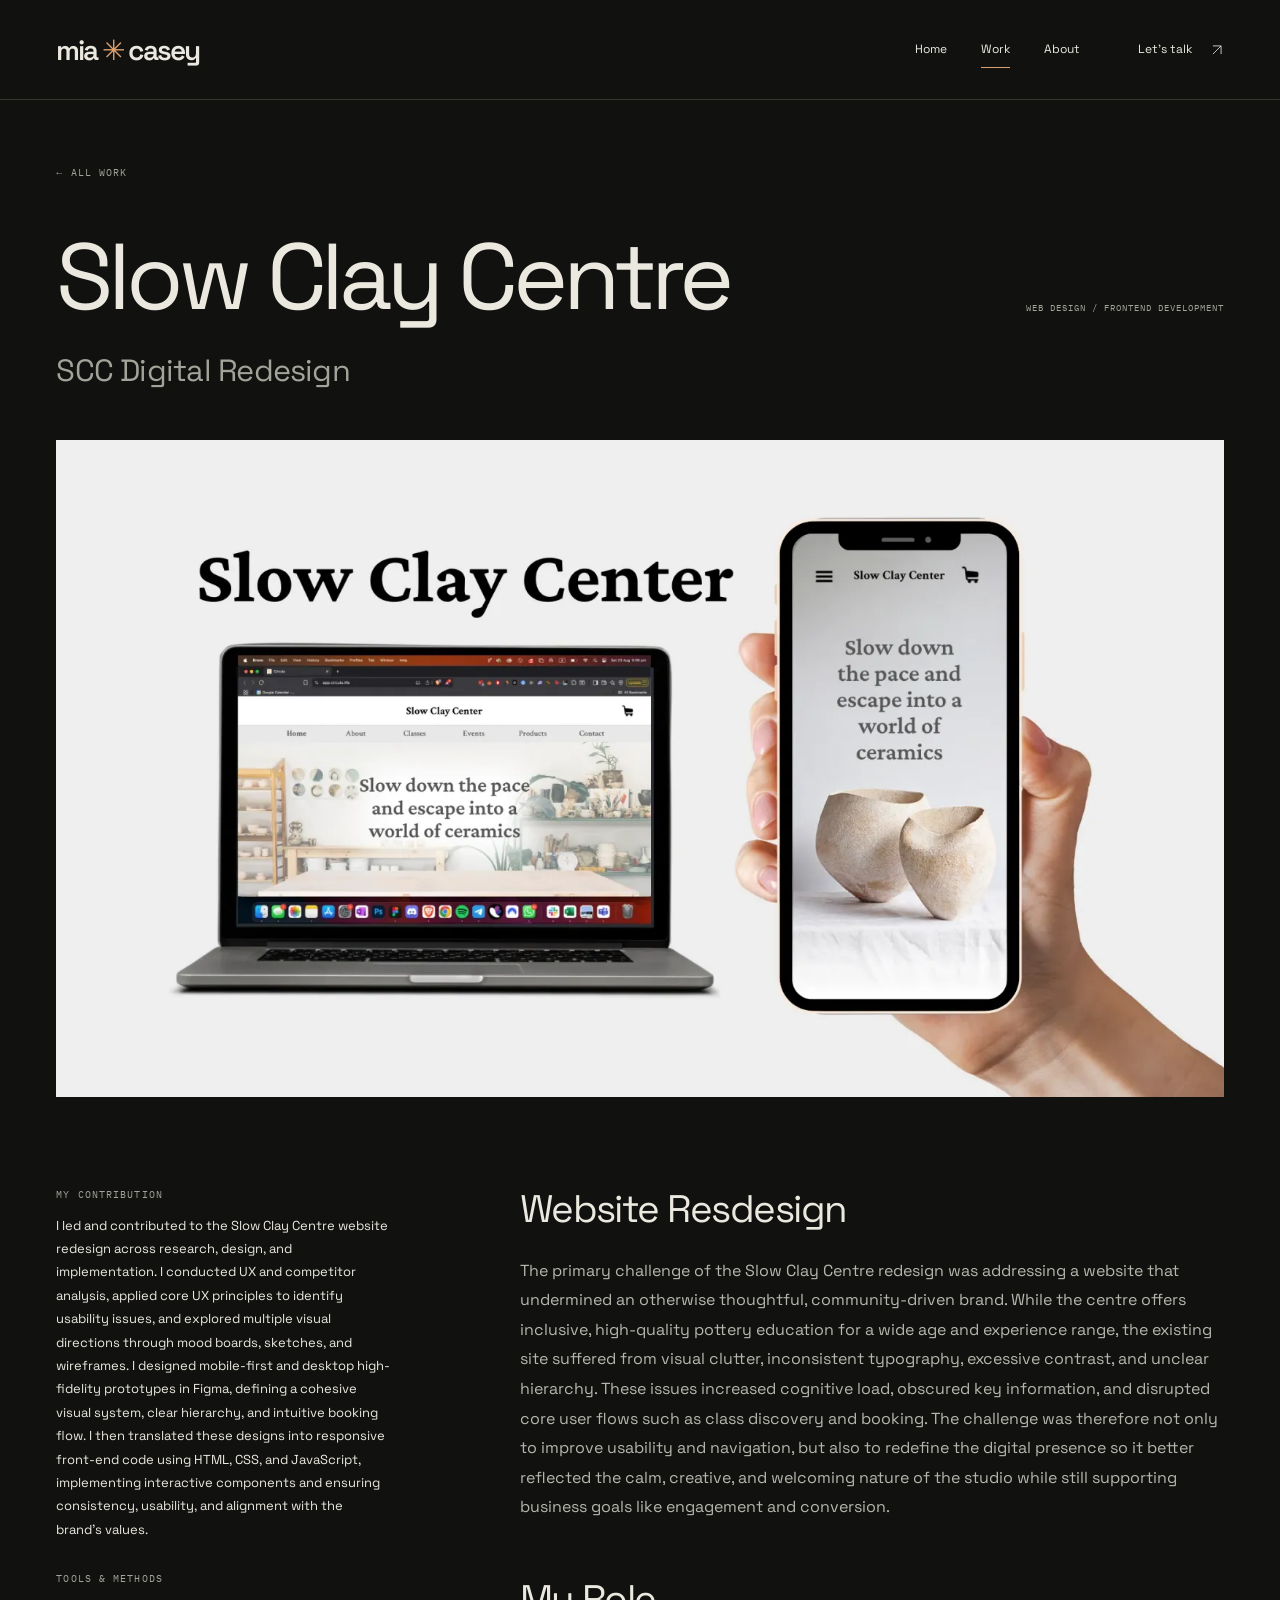
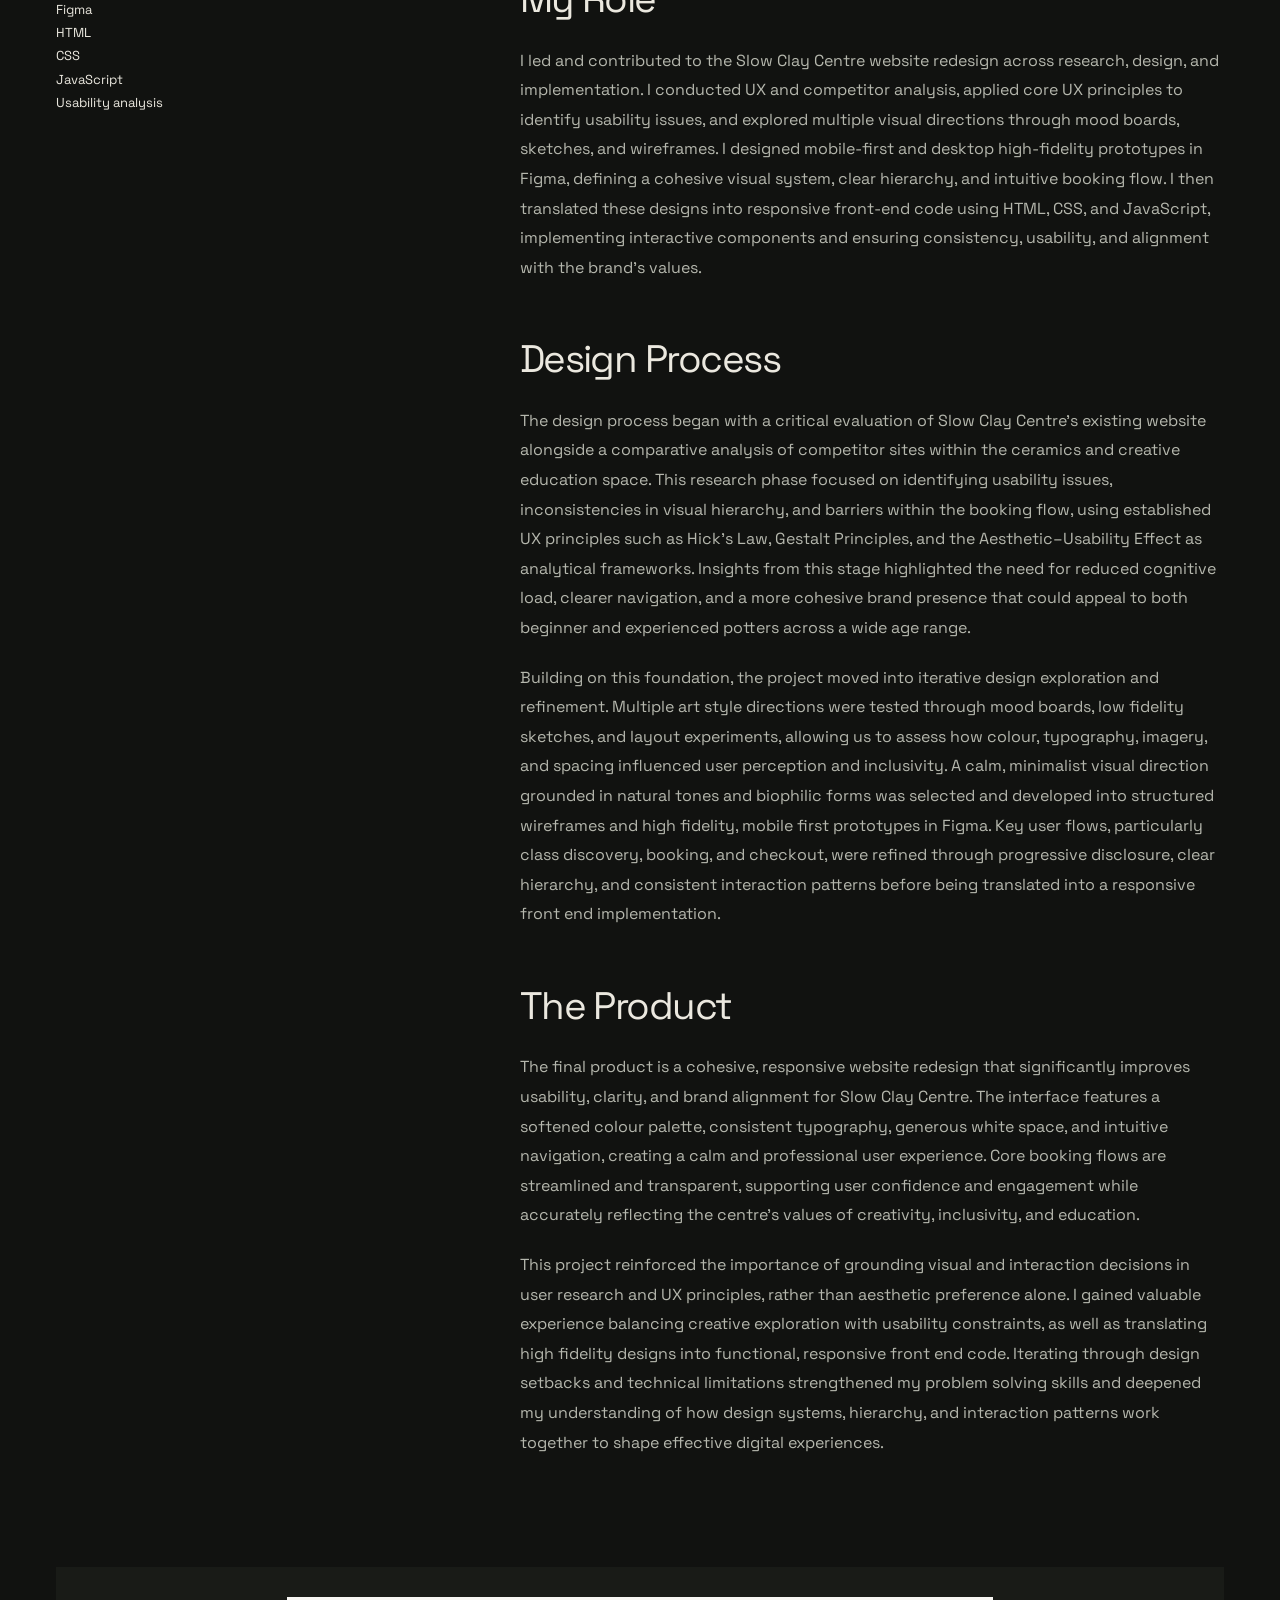
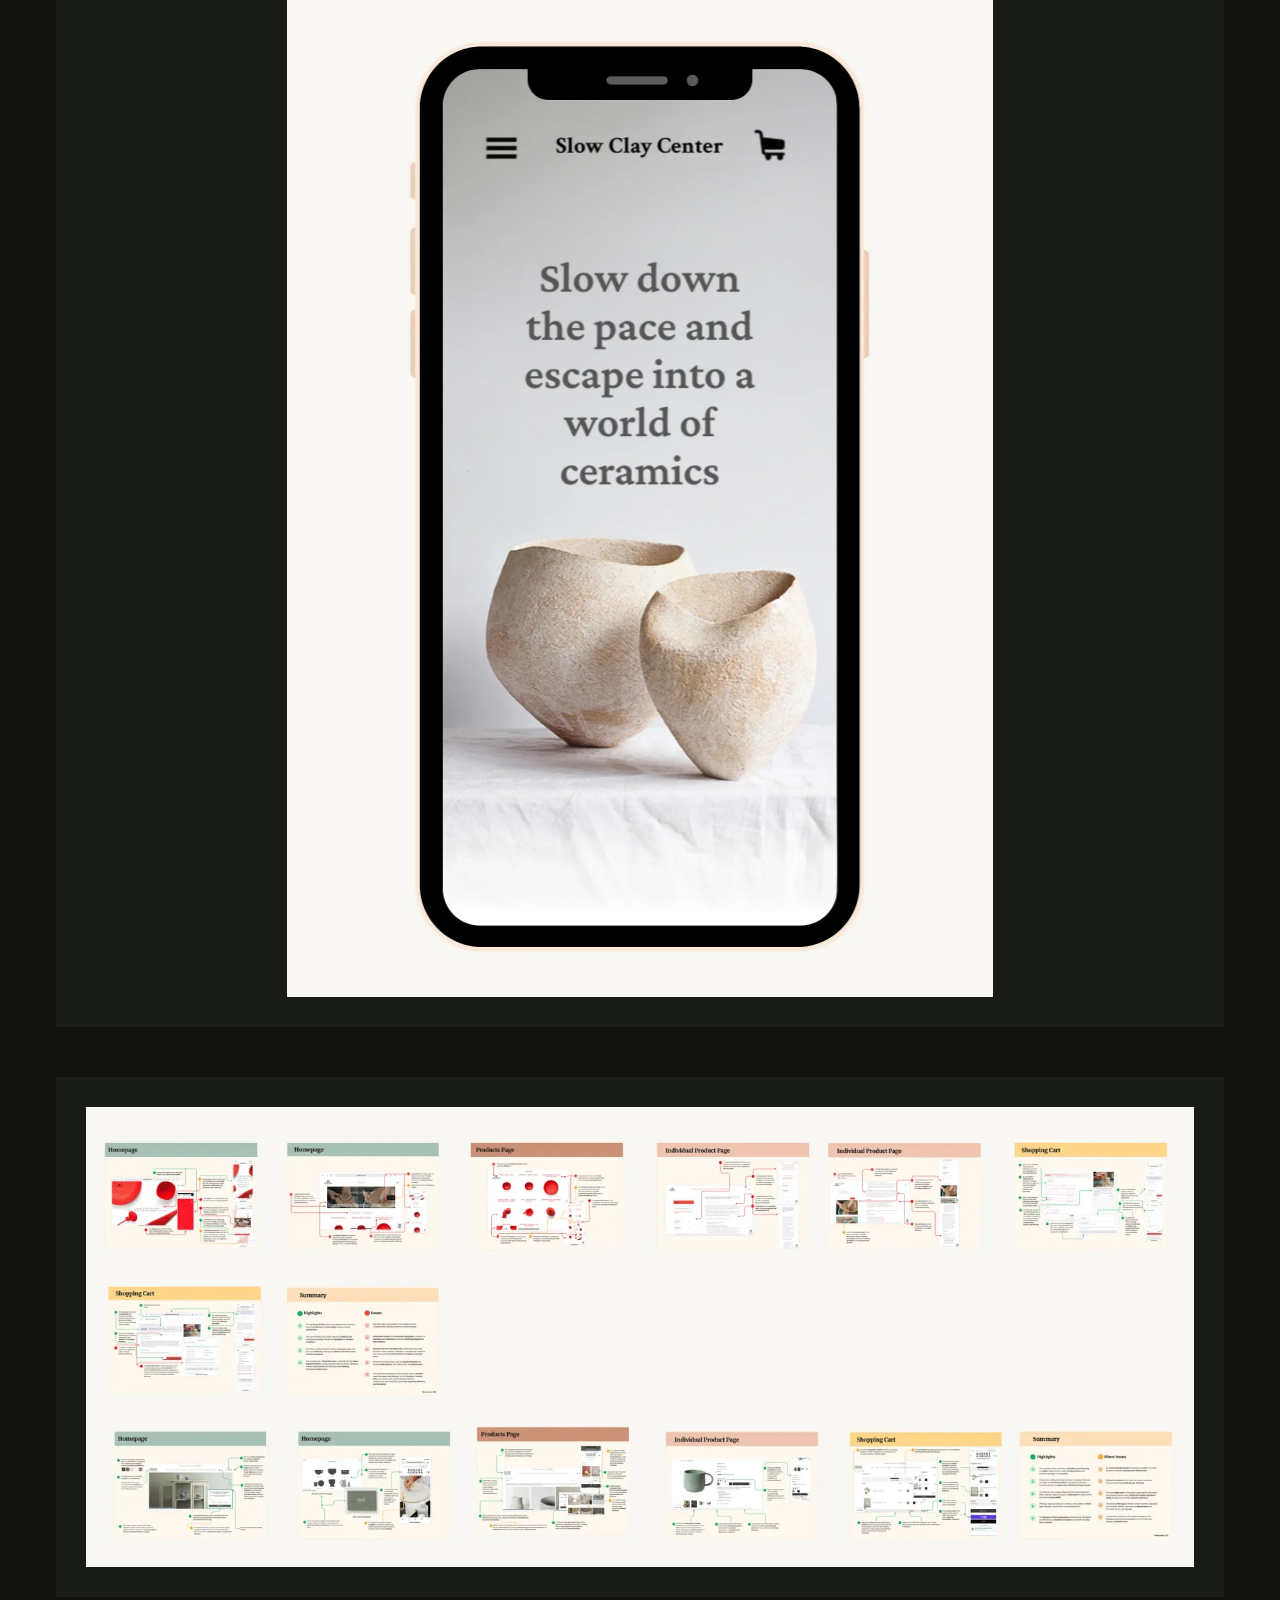
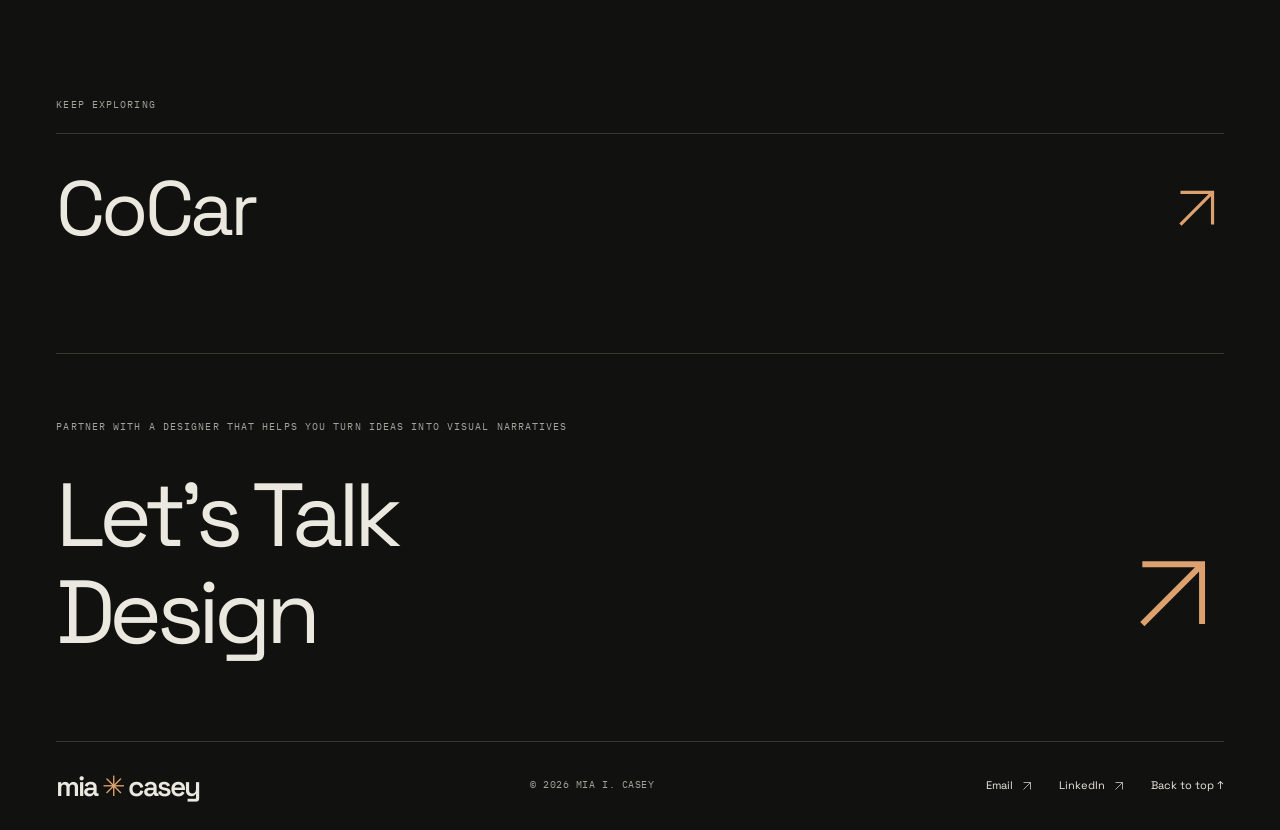
<file: works/slow-clay-center/index.html>
<!DOCTYPE html><html lang="en-AU"><head><meta charset="UTF-8"><meta name="viewport" content="width=device-width, initial-scale=1"><title>Slow Clay Centre — Mia I. Casey</title><meta name="description" content="Redesign and rebranding of Slow Clay Center's Digital presence"><meta name="theme-color" content="#111210"><meta name="robots" content="index, follow"><link rel="canonical" href="https://mia-i-casey.github.io/works/slow-clay-center/"><link rel="icon" href="/favicon.svg" type="image/svg+xml"><meta property="og:title" content="Slow Clay Centre — Mia I. Casey"><meta property="og:description" content="Redesign and rebranding of Slow Clay Center's Digital presence"><meta property="og:type" content="website"><meta property="og:url" content="https://mia-i-casey.github.io/works/slow-clay-center/"><meta property="og:image" content="https://mia-i-casey.github.io/social.jpg"><meta property="og:image:alt" content="Mia I. Casey — Design, code and everything between"><meta name="twitter:card" content="summary_large_image"><link rel="stylesheet" href="/_astro/Layout.C02AAaQJ.css"><style>@layer astro.images{:where([data-astro-image]){height:auto}:where([data-astro-image=full-width]){width:100%}:where([data-astro-image=constrained]){max-width:100%}[data-astro-image-fit=fill]{object-fit:fill}[data-astro-image-fit=contain]{object-fit:contain}[data-astro-image-fit=cover]{object-fit:cover}[data-astro-image-fit=scale-down]{object-fit:scale-down}[data-astro-image-pos=top]{object-position:top}[data-astro-image-pos=bottom]{object-position:bottom}[data-astro-image-pos=left]{object-position:left}[data-astro-image-pos=right]{object-position:right}[data-astro-image-pos=center]{object-position:center}[data-astro-image-pos=top-left]{object-position:top left}[data-astro-image-pos=top-right]{object-position:top right}[data-astro-image-pos=top-center]{object-position:top center}[data-astro-image-pos=bottom-left]{object-position:bottom left}[data-astro-image-pos=bottom-right]{object-position:bottom right}[data-astro-image-pos=bottom-center]{object-position:bottom center}[data-astro-image-pos=left-top]{object-position:left top}[data-astro-image-pos=left-bottom]{object-position:left bottom}[data-astro-image-pos=left-center]{object-position:left center}[data-astro-image-pos=right-top]{object-position:right top}[data-astro-image-pos=right-bottom]{object-position:right bottom}[data-astro-image-pos=right-center]{object-position:right center}[data-astro-image-pos=center-top]{object-position:center top}[data-astro-image-pos=center-bottom]{object-position:center bottom}[data-astro-image-pos=center-left]{object-position:center left}[data-astro-image-pos=center-right]{object-position:center right}}
</style></head><body class><a class="skip-link" href="#main">Skip to content</a><header class="site-header shell"><a class="wordmark" href="/" aria-label="Mia I. Casey — home">mia<span class="wordmark-star" aria-hidden="true">✳</span>casey</a><nav aria-label="Main navigation"><a href="/">Home</a><a href="/works" aria-current="page">Work</a><a href="/about">About</a><a class="nav-contact" href="/contact">Let’s talk <svg class viewBox="0 0 24 24" fill="none" width="24" height="24" aria-hidden="true"><path d="M5 19 19 5M5 5h14v14" stroke="currentColor" stroke-width="1.4"></path></svg></a></nav></header><main id="main"><section class="case-heading shell"><a class="eyebrow back-link" href="/works">← ALL WORK</a><div class="case-heading-row"><h1>Slow Clay Centre</h1><span class="eyebrow">Web design / Frontend development</span></div><p class="case-subtitle">SCC Digital Redesign</p></section><div class="case-cover shell"><img src="/_astro/slow-clay-center-cover.qlVjrDAF_jng5P.webp" srcset="/_astro/slow-clay-center-cover.qlVjrDAF_DPVFS.webp 640w, /_astro/slow-clay-center-cover.qlVjrDAF_23iqLQ.webp 1000w, /_astro/slow-clay-center-cover.qlVjrDAF_Z2m8b4q.webp 1600w, /_astro/slow-clay-center-cover.qlVjrDAF_jng5P.webp 1920w" alt="Slow Clay Centre website displayed on a laptop and mobile phone" sizes="90vw" loading="eager" decoding="async" width="1920" height="1080"></div><section class="case-main shell"><aside class="case-aside"><div><h2 class="eyebrow">MY CONTRIBUTION</h2><p>I led and contributed to the Slow Clay Centre website redesign across research, design, and implementation. I conducted UX and competitor analysis, applied core UX principles to identify usability issues, and explored multiple visual directions through mood boards, sketches, and wireframes. I designed mobile-first and desktop high-fidelity prototypes in Figma, defining a cohesive visual system, clear hierarchy, and intuitive booking flow. I then translated these designs into responsive front-end code using HTML, CSS, and JavaScript, implementing interactive components and ensuring consistency, usability, and alignment with the brand’s values.</p></div><div><h2 class="eyebrow">TOOLS & METHODS</h2><ul><li>Figma</li><li>HTML</li><li>CSS</li><li>JavaScript</li><li>Usability analysis</li></ul></div></aside><div class="prose"><h2 id="website-resdesign">Website Resdesign</h2>
<p>The primary challenge of the Slow Clay Centre redesign was addressing a website that undermined an otherwise thoughtful, community-driven brand. While the centre offers inclusive, high-quality pottery education for a wide age and experience range, the existing site suffered from visual clutter, inconsistent typography, excessive contrast, and unclear hierarchy. These issues increased cognitive load, obscured key information, and disrupted core user flows such as class discovery and booking. The challenge was therefore not only to improve usability and navigation, but also to redefine the digital presence so it better reflected the calm, creative, and welcoming nature of the studio while still supporting business goals like engagement and conversion.</p>
<h2 id="my-role">My Role</h2>
<p>I led and contributed to the Slow Clay Centre website redesign across research, design, and implementation. I conducted UX and competitor analysis, applied core UX principles to identify usability issues, and explored multiple visual directions through mood boards, sketches, and wireframes. I designed mobile-first and desktop high-fidelity prototypes in Figma, defining a cohesive visual system, clear hierarchy, and intuitive booking flow. I then translated these designs into responsive front-end code using HTML, CSS, and JavaScript, implementing interactive components and ensuring consistency, usability, and alignment with the brand’s values.</p>
<h2 id="design-process">Design Process</h2>
<p>The design process began with a critical evaluation of Slow Clay Centre’s existing website alongside a comparative analysis of competitor sites within the ceramics and creative education space. This research phase focused on identifying usability issues, inconsistencies in visual hierarchy, and barriers within the booking flow, using established UX principles such as Hick’s Law, Gestalt Principles, and the Aesthetic–Usability Effect as analytical frameworks. Insights from this stage highlighted the need for reduced cognitive load, clearer navigation, and a more cohesive brand presence that could appeal to both beginner and experienced potters across a wide age range.</p>
<p>Building on this foundation, the project moved into iterative design exploration and refinement. Multiple art style directions were tested through mood boards, low fidelity sketches, and layout experiments, allowing us to assess how colour, typography, imagery, and spacing influenced user perception and inclusivity. A calm, minimalist visual direction grounded in natural tones and biophilic forms was selected and developed into structured wireframes and high fidelity, mobile first prototypes in Figma. Key user flows, particularly class discovery, booking, and checkout, were refined through progressive disclosure, clear hierarchy, and consistent interaction patterns before being translated into a responsive front end implementation.</p>
<h2 id="the-product">The Product</h2>
<p>The final product is a cohesive, responsive website redesign that significantly improves usability, clarity, and brand alignment for Slow Clay Centre. The interface features a softened colour palette, consistent typography, generous white space, and intuitive navigation, creating a calm and professional user experience. Core booking flows are streamlined and transparent, supporting user confidence and engagement while accurately reflecting the centre’s values of creativity, inclusivity, and education.</p>
<p>This project reinforced the importance of grounding visual and interaction decisions in user research and UX principles, rather than aesthetic preference alone. I gained valuable experience balancing creative exploration with usability constraints, as well as translating high fidelity designs into functional, responsive front end code. Iterating through design setbacks and technical limitations strengthened my problem solving skills and deepened my understanding of how design systems, hierarchy, and interaction patterns work together to shape effective digital experiences.</p>
</div></section><section class="case-gallery shell" aria-label="Slow Clay Centre project images"><figure><img src="/_astro/slow-clay-center-detail-1.BrL5czA__2tfxU5.webp" srcset="/_astro/slow-clay-center-detail-1.BrL5czA__2976aw.webp 640w, /_astro/slow-clay-center-detail-1.BrL5czA__ZLHHJl.webp 1000w, /_astro/slow-clay-center-detail-1.BrL5czA__2tfxU5.webp 1414w" alt="Mobile design for the Slow Clay Centre website" sizes="90vw" loading="lazy" decoding="async" width="1414" height="2000"></figure><figure><img src="/_astro/slow-clay-center-detail-2.DEsoNYdm_Z1NztrB.webp" srcset="/_astro/slow-clay-center-detail-2.DEsoNYdm_2uqbeN.webp 640w, /_astro/slow-clay-center-detail-2.DEsoNYdm_cz0uA.webp 1000w, /_astro/slow-clay-center-detail-2.DEsoNYdm_1MgRze.webp 1600w, /_astro/slow-clay-center-detail-2.DEsoNYdm_18VwEJ.webp 2000w" alt="A collection of page layouts for the Slow Clay Centre redesign" sizes="90vw" loading="lazy" decoding="async" width="2400" height="996"></figure></section><section class="next-project shell"><span class="eyebrow">KEEP EXPLORING</span><a href="/works/cocar">CoCar<svg class viewBox="0 0 24 24" fill="none" width="24" height="24" aria-hidden="true"><path d="M5 19 19 5M5 5h14v14" stroke="currentColor" stroke-width="1.4"></path></svg></a></section></main><footer class="site-footer shell"><div class="footer-top"><p class="eyebrow">Partner with a designer that helps you turn ideas into visual narratives</p><a class="footer-contact" href="mailto:miaicasey1971@gmail.com">Let's Talk<br>Design<svg class viewBox="0 0 24 24" fill="none" width="24" height="24" aria-hidden="true"><path d="M5 19 19 5M5 5h14v14" stroke="currentColor" stroke-width="1.4"></path></svg></a></div><div class="footer-bottom"><a class="wordmark" href="/">mia<span aria-hidden="true">✳</span>casey</a><span class="mono">© 2026 MIA I. CASEY</span><div><a href="mailto:miaicasey1971@gmail.com">Email <svg class viewBox="0 0 24 24" fill="none" width="24" height="24" aria-hidden="true"><path d="M5 19 19 5M5 5h14v14" stroke="currentColor" stroke-width="1.4"></path></svg></a><a href="https://www.linkedin.com/in/miaicasey/">LinkedIn <svg class viewBox="0 0 24 24" fill="none" width="24" height="24" aria-hidden="true"><path d="M5 19 19 5M5 5h14v14" stroke="currentColor" stroke-width="1.4"></path></svg></a><a href="#top" data-back-top>Back to top ↑</a></div></div></footer><script type="module">if(document.querySelectorAll(`[data-back-top]`).forEach(e=>e.addEventListener(`click`,e=>{e.preventDefault(),window.scrollTo({top:0,behavior:matchMedia(`(prefers-reduced-motion: reduce)`).matches?`instant`:`smooth`}),document.querySelector(`.wordmark`)?.focus({preventScroll:!0})})),!matchMedia(`(prefers-reduced-motion: reduce)`).matches&&`IntersectionObserver`in window){let e=new IntersectionObserver(t=>t.forEach(t=>{t.isIntersecting&&(t.target.classList.add(`is-visible`),e.unobserve(t.target))}),{threshold:.08});document.querySelectorAll(`[data-reveal]`).forEach(t=>e.observe(t))}</script></body></html>
</file>
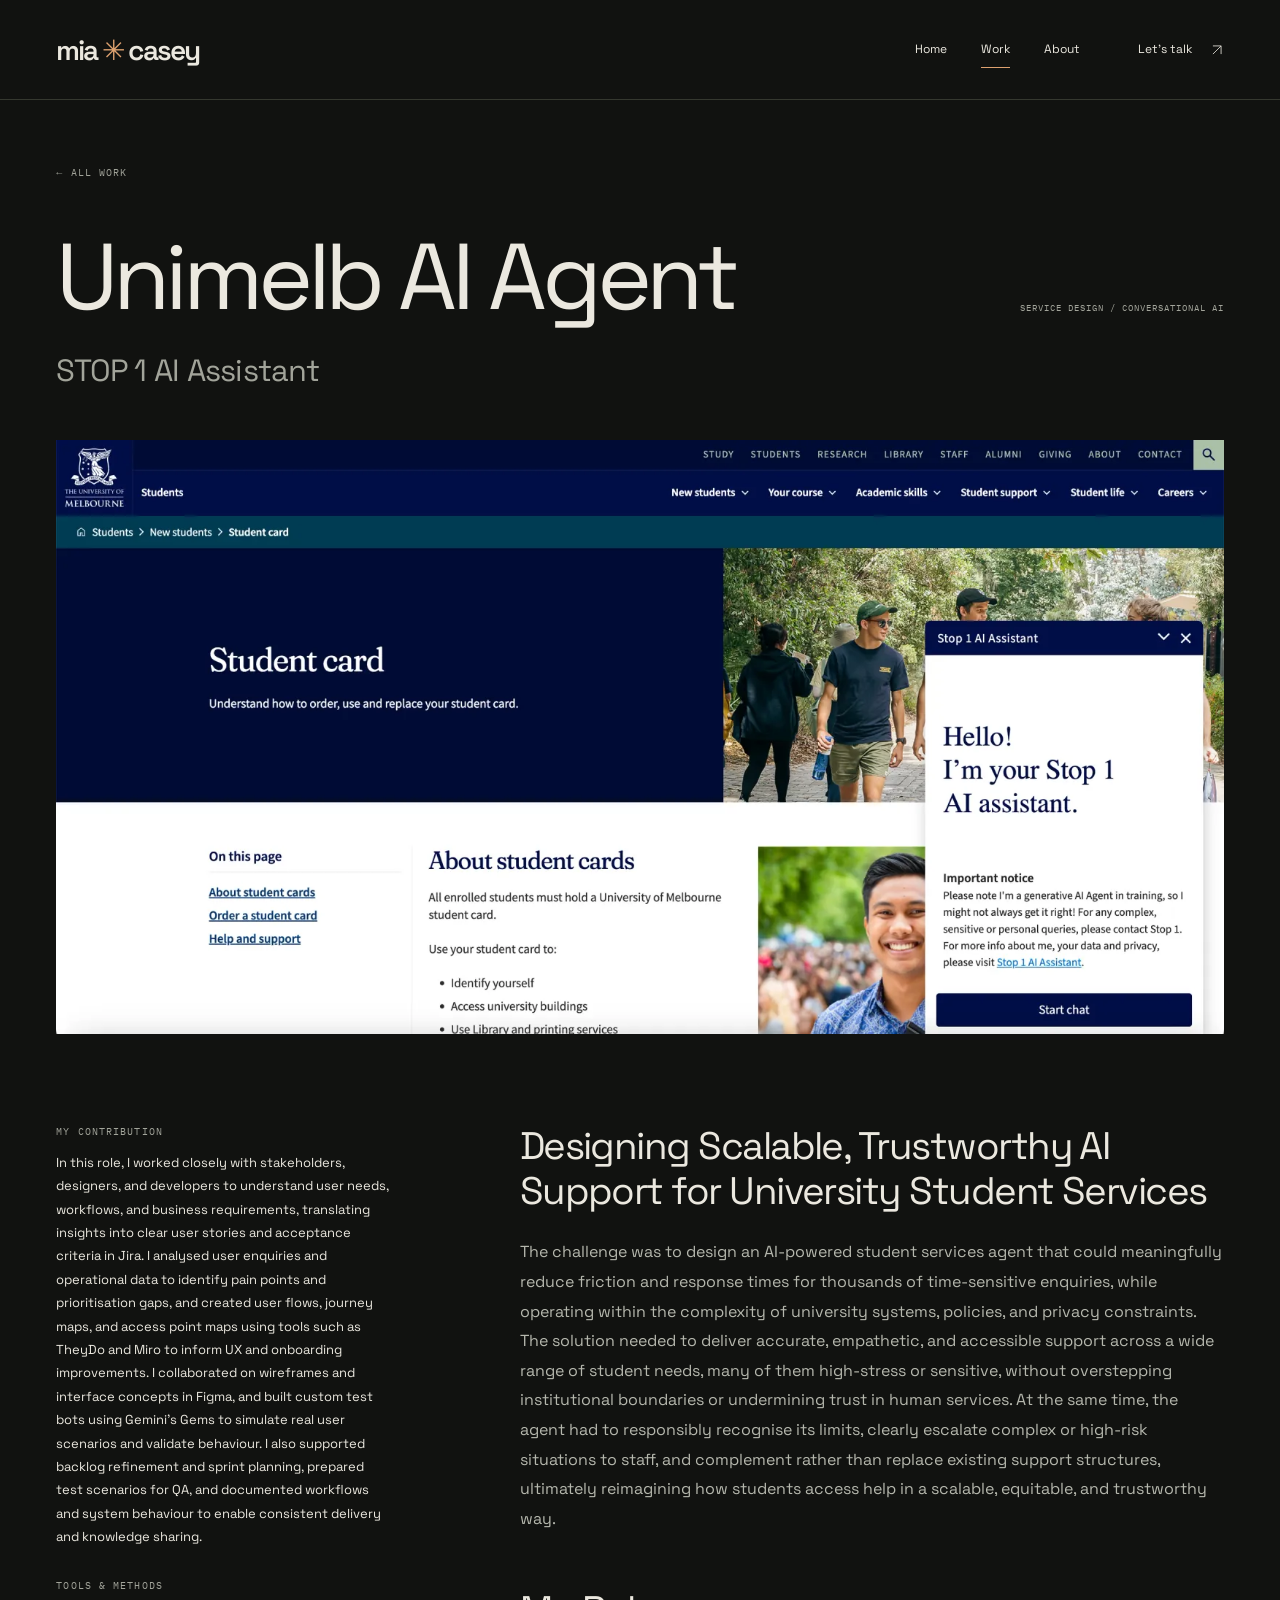
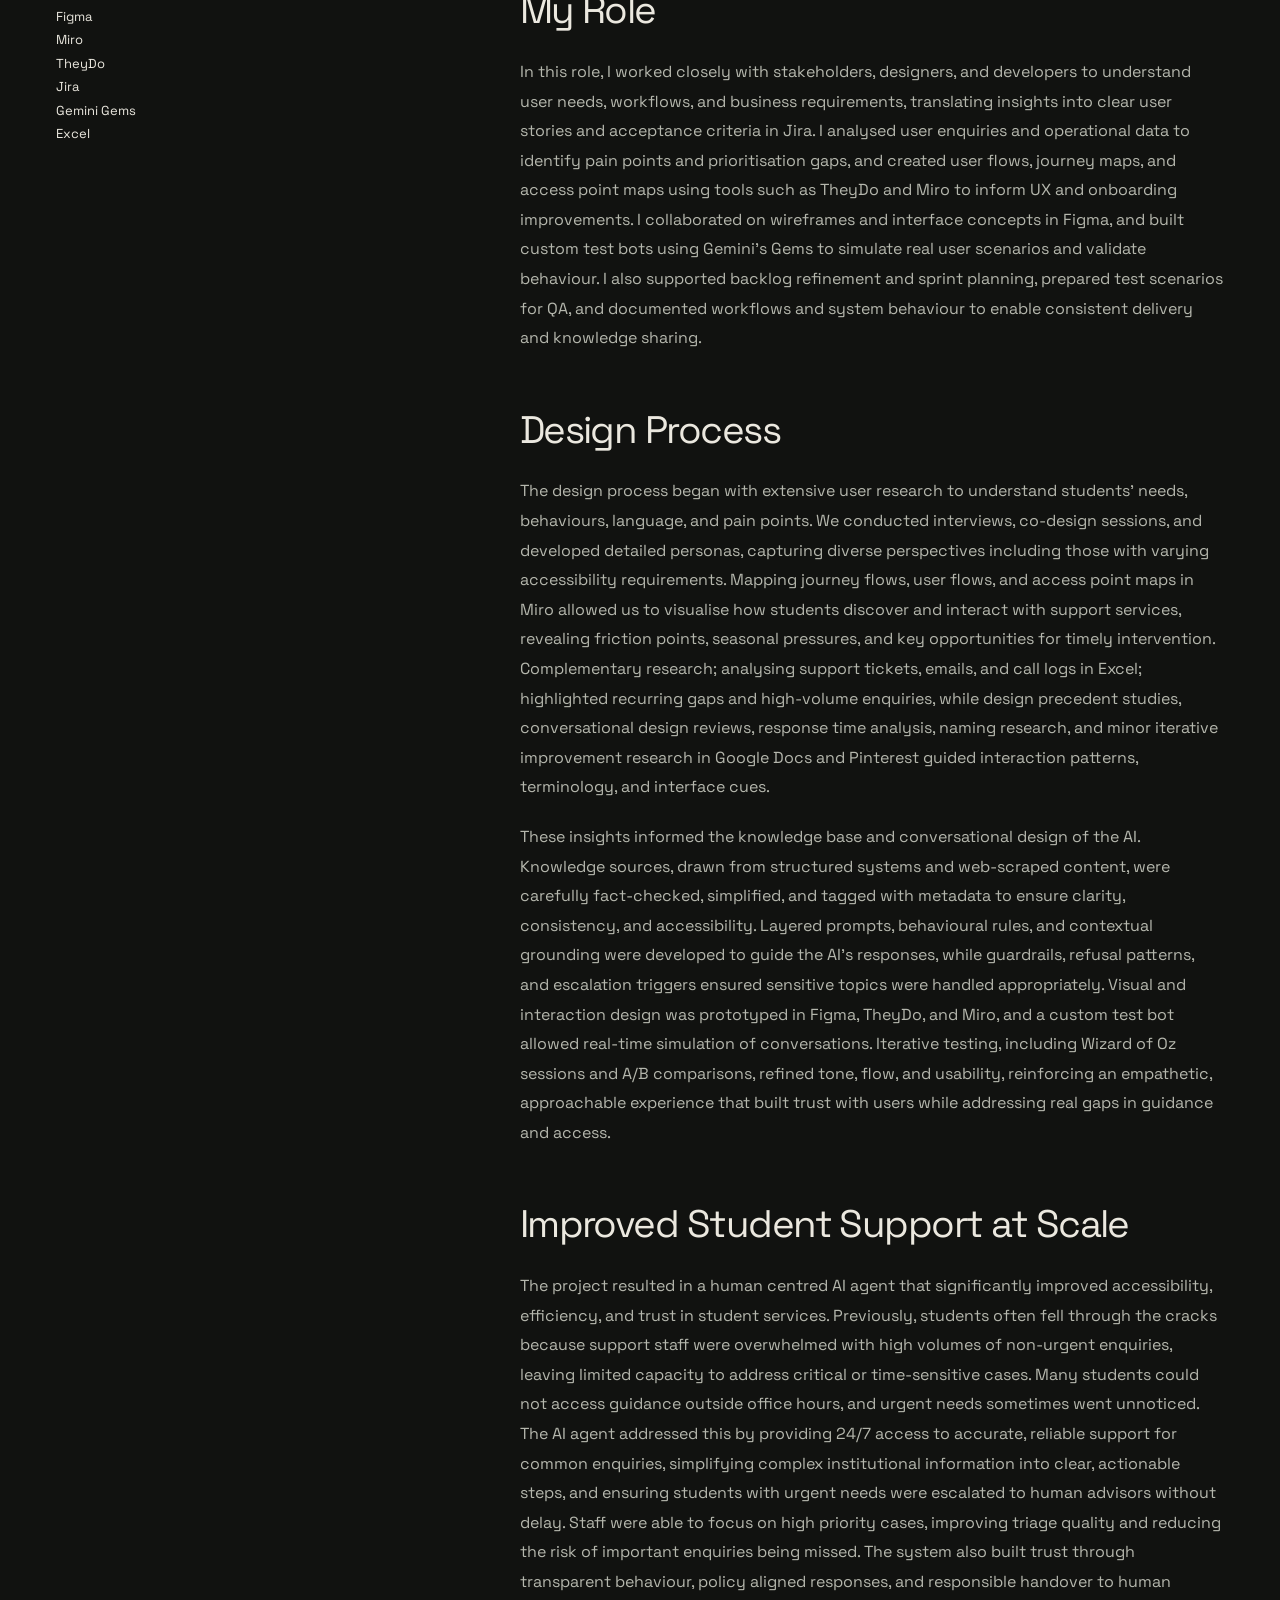
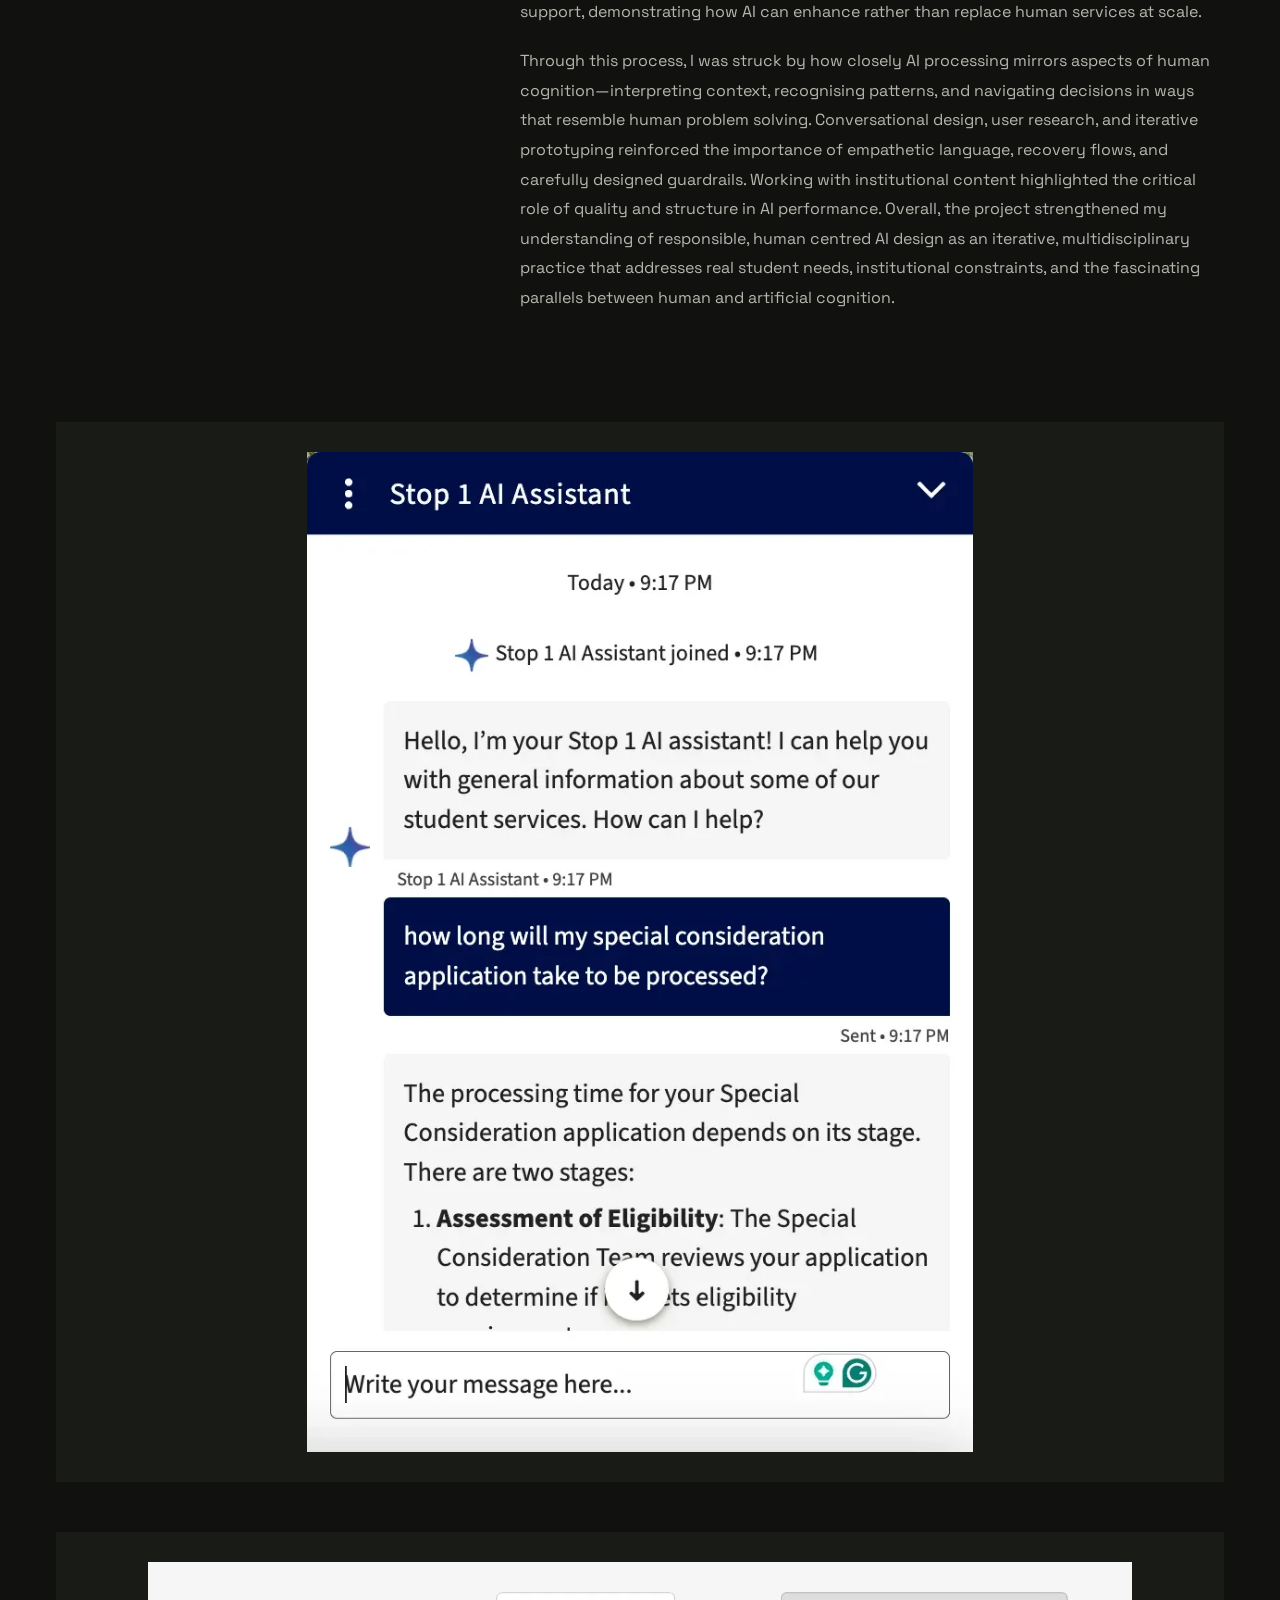
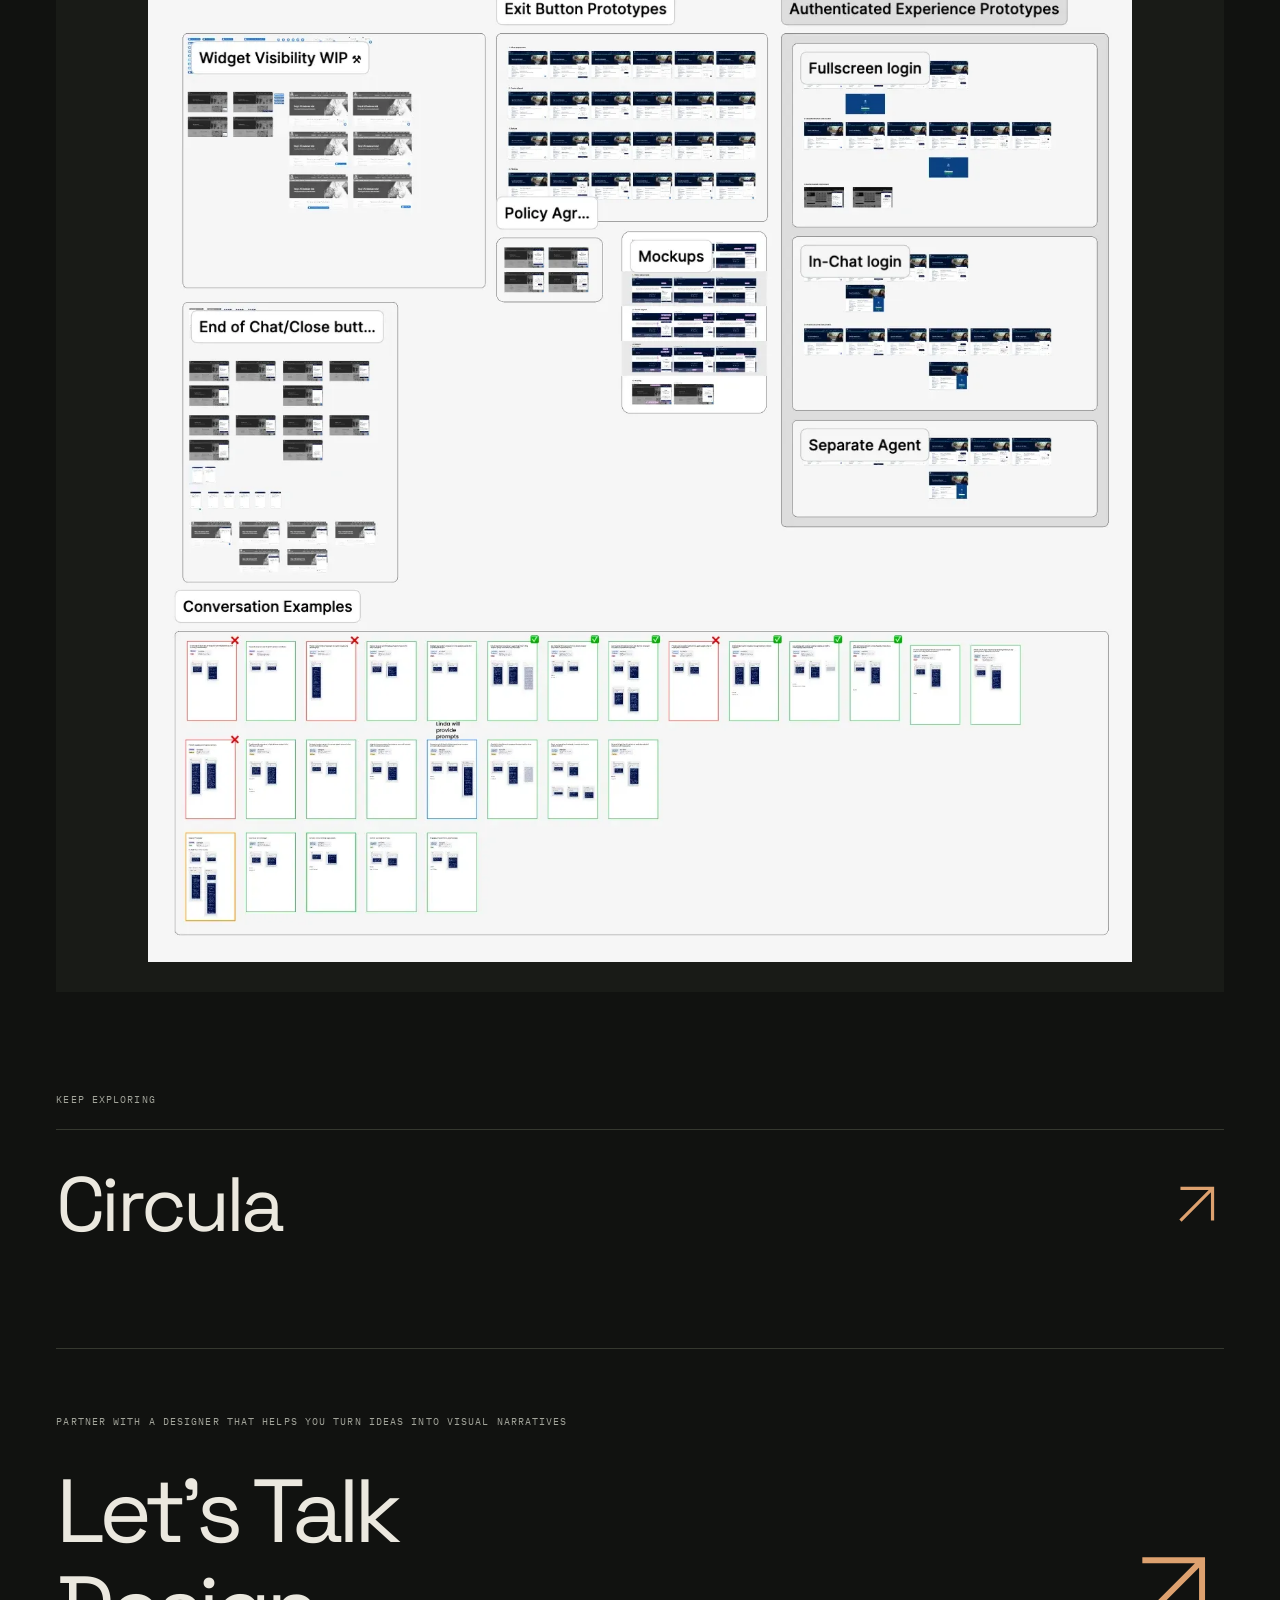
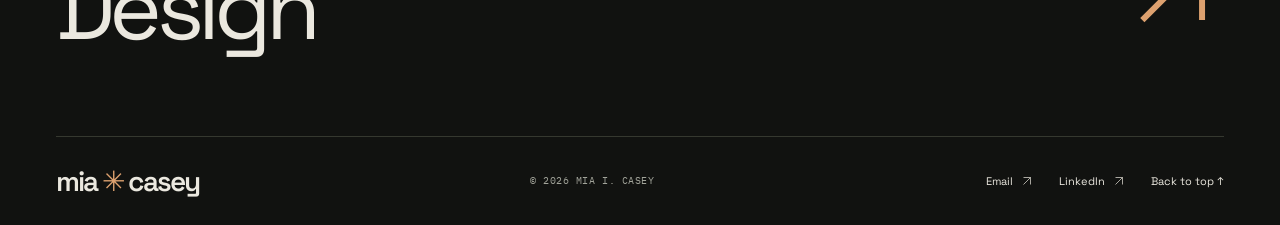
<file: works/unimelb-ai-agent/index.html>
<!DOCTYPE html><html lang="en-AU"><head><meta charset="UTF-8"><meta name="viewport" content="width=device-width, initial-scale=1"><title>Unimelb AI Agent — Mia I. Casey</title><meta name="description" content="AI Agent for the University of Melbourne to streamline student services through proactive support"><meta name="theme-color" content="#111210"><meta name="robots" content="index, follow"><link rel="canonical" href="https://mia-i-casey.github.io/works/unimelb-ai-agent/"><link rel="icon" href="/favicon.svg" type="image/svg+xml"><meta property="og:title" content="Unimelb AI Agent — Mia I. Casey"><meta property="og:description" content="AI Agent for the University of Melbourne to streamline student services through proactive support"><meta property="og:type" content="website"><meta property="og:url" content="https://mia-i-casey.github.io/works/unimelb-ai-agent/"><meta property="og:image" content="https://mia-i-casey.github.io/social.jpg"><meta property="og:image:alt" content="Mia I. Casey — Design, code and everything between"><meta name="twitter:card" content="summary_large_image"><link rel="stylesheet" href="/_astro/Layout.C02AAaQJ.css"><style>@layer astro.images{:where([data-astro-image]){height:auto}:where([data-astro-image=full-width]){width:100%}:where([data-astro-image=constrained]){max-width:100%}[data-astro-image-fit=fill]{object-fit:fill}[data-astro-image-fit=contain]{object-fit:contain}[data-astro-image-fit=cover]{object-fit:cover}[data-astro-image-fit=scale-down]{object-fit:scale-down}[data-astro-image-pos=top]{object-position:top}[data-astro-image-pos=bottom]{object-position:bottom}[data-astro-image-pos=left]{object-position:left}[data-astro-image-pos=right]{object-position:right}[data-astro-image-pos=center]{object-position:center}[data-astro-image-pos=top-left]{object-position:top left}[data-astro-image-pos=top-right]{object-position:top right}[data-astro-image-pos=top-center]{object-position:top center}[data-astro-image-pos=bottom-left]{object-position:bottom left}[data-astro-image-pos=bottom-right]{object-position:bottom right}[data-astro-image-pos=bottom-center]{object-position:bottom center}[data-astro-image-pos=left-top]{object-position:left top}[data-astro-image-pos=left-bottom]{object-position:left bottom}[data-astro-image-pos=left-center]{object-position:left center}[data-astro-image-pos=right-top]{object-position:right top}[data-astro-image-pos=right-bottom]{object-position:right bottom}[data-astro-image-pos=right-center]{object-position:right center}[data-astro-image-pos=center-top]{object-position:center top}[data-astro-image-pos=center-bottom]{object-position:center bottom}[data-astro-image-pos=center-left]{object-position:center left}[data-astro-image-pos=center-right]{object-position:center right}}
</style></head><body class><a class="skip-link" href="#main">Skip to content</a><header class="site-header shell"><a class="wordmark" href="/" aria-label="Mia I. Casey — home">mia<span class="wordmark-star" aria-hidden="true">✳</span>casey</a><nav aria-label="Main navigation"><a href="/">Home</a><a href="/works" aria-current="page">Work</a><a href="/about">About</a><a class="nav-contact" href="/contact">Let’s talk <svg class viewBox="0 0 24 24" fill="none" width="24" height="24" aria-hidden="true"><path d="M5 19 19 5M5 5h14v14" stroke="currentColor" stroke-width="1.4"></path></svg></a></nav></header><main id="main"><section class="case-heading shell"><a class="eyebrow back-link" href="/works">← ALL WORK</a><div class="case-heading-row"><h1>Unimelb AI Agent</h1><span class="eyebrow">Service design / Conversational AI</span></div><p class="case-subtitle">STOP 1 AI Assistant</p></section><div class="case-cover shell"><img src="/_astro/unimelb-ai-agent-cover.J7OPcA12_RJybe.webp" srcset="/_astro/unimelb-ai-agent-cover.J7OPcA12_1yt4Wu.webp 640w, /_astro/unimelb-ai-agent-cover.J7OPcA12_Z1I8Wpc.webp 1000w, /_astro/unimelb-ai-agent-cover.J7OPcA12_18LRGu.webp 1600w, /_astro/unimelb-ai-agent-cover.J7OPcA12_Z1MCAyI.webp 2000w" alt="University of Melbourne student services page with the Stop 1 AI assistant" sizes="90vw" loading="eager" decoding="async" width="2400" height="1221"></div><section class="case-main shell"><aside class="case-aside"><div><h2 class="eyebrow">MY CONTRIBUTION</h2><p>In this role, I worked closely with stakeholders, designers, and developers to understand user needs, workflows, and business requirements, translating insights into clear user stories and acceptance criteria in Jira. I analysed user enquiries and operational data to identify pain points and prioritisation gaps, and created user flows, journey maps, and access point maps using tools such as TheyDo and Miro to inform UX and onboarding improvements. I collaborated on wireframes and interface concepts in Figma, and built custom test bots using Gemini’s Gems to simulate real user scenarios and validate behaviour. I also supported backlog refinement and sprint planning, prepared test scenarios for QA, and documented workflows and system behaviour to enable consistent delivery and knowledge sharing.</p></div><div><h2 class="eyebrow">TOOLS & METHODS</h2><ul><li>Figma</li><li>Miro</li><li>TheyDo</li><li>Jira</li><li>Gemini Gems</li><li>Excel</li></ul></div></aside><div class="prose"><h2 id="designing-scalable-trustworthy-ai-support-for-university-student-services">Designing Scalable, Trustworthy AI Support for University Student Services</h2>
<p>The challenge was to design an AI-powered student services agent that could meaningfully reduce friction and response times for thousands of time-sensitive enquiries, while operating within the complexity of university systems, policies, and privacy constraints. The solution needed to deliver accurate, empathetic, and accessible support across a wide range of student needs, many of them high-stress or sensitive, without overstepping institutional boundaries or undermining trust in human services. At the same time, the agent had to responsibly recognise its limits, clearly escalate complex or high-risk situations to staff, and complement rather than replace existing support structures, ultimately reimagining how students access help in a scalable, equitable, and trustworthy way.</p>
<h2 id="my-role">My Role</h2>
<p>In this role, I worked closely with stakeholders, designers, and developers to understand user needs, workflows, and business requirements, translating insights into clear user stories and acceptance criteria in Jira. I analysed user enquiries and operational data to identify pain points and prioritisation gaps, and created user flows, journey maps, and access point maps using tools such as TheyDo and Miro to inform UX and onboarding improvements. I collaborated on wireframes and interface concepts in Figma, and built custom test bots using Gemini’s Gems to simulate real user scenarios and validate behaviour. I also supported backlog refinement and sprint planning, prepared test scenarios for QA, and documented workflows and system behaviour to enable consistent delivery and knowledge sharing.</p>
<h2 id="design-process">Design Process</h2>
<p>The design process began with extensive user research to understand students’ needs, behaviours, language, and pain points. We conducted interviews, co-design sessions, and developed detailed personas, capturing diverse perspectives including those with varying accessibility requirements. Mapping journey flows, user flows, and access point maps in Miro allowed us to visualise how students discover and interact with support services, revealing friction points, seasonal pressures, and key opportunities for timely intervention. Complementary research; analysing support tickets, emails, and call logs in Excel; highlighted recurring gaps and high-volume enquiries, while design precedent studies, conversational design reviews, response time analysis, naming research, and minor iterative improvement research in Google Docs and Pinterest guided interaction patterns, terminology, and interface cues.</p>
<p>These insights informed the knowledge base and conversational design of the AI. Knowledge sources, drawn from structured systems and web-scraped content, were carefully fact-checked, simplified, and tagged with metadata to ensure clarity, consistency, and accessibility. Layered prompts, behavioural rules, and contextual grounding were developed to guide the AI’s responses, while guardrails, refusal patterns, and escalation triggers ensured sensitive topics were handled appropriately. Visual and interaction design was prototyped in Figma, TheyDo, and Miro, and a custom test bot allowed real-time simulation of conversations. Iterative testing, including Wizard of Oz sessions and A/B comparisons, refined tone, flow, and usability, reinforcing an empathetic, approachable experience that built trust with users while addressing real gaps in guidance and access.</p>
<h2 id="improved-student-support-at-scale">Improved Student Support at Scale</h2>
<p>The project resulted in a human centred AI agent that significantly improved accessibility, efficiency, and trust in student services. Previously, students often fell through the cracks because support staff were overwhelmed with high volumes of non-urgent enquiries, leaving limited capacity to address critical or time-sensitive cases. Many students could not access guidance outside office hours, and urgent needs sometimes went unnoticed. The AI agent addressed this by providing 24/7 access to accurate, reliable support for common enquiries, simplifying complex institutional information into clear, actionable steps, and ensuring students with urgent needs were escalated to human advisors without delay. Staff were able to focus on high priority cases, improving triage quality and reducing the risk of important enquiries being missed. The system also built trust through transparent behaviour, policy aligned responses, and responsible handover to human support, demonstrating how AI can enhance rather than replace human services at scale.</p>
<p>Through this process, I was struck by how closely AI processing mirrors aspects of human cognition—interpreting context, recognising patterns, and navigating decisions in ways that resemble human problem solving. Conversational design, user research, and iterative prototyping reinforced the importance of empathetic language, recovery flows, and carefully designed guardrails. Working with institutional content highlighted the critical role of quality and structure in AI performance. Overall, the project strengthened my understanding of responsible, human centred AI design as an iterative, multidisciplinary practice that addresses real student needs, institutional constraints, and the fascinating parallels between human and artificial cognition.</p>
</div></section><section class="case-gallery shell" aria-label="Unimelb AI Agent project images"><figure><img src="/_astro/unimelb-ai-agent-detail-1.BfOWwws-_jMA5q.webp" srcset="/_astro/unimelb-ai-agent-detail-1.BfOWwws-_1b83c4.webp 640w, /_astro/unimelb-ai-agent-detail-1.BfOWwws-_jMA5q.webp 720w" alt="Stop 1 AI assistant conversation about student administration" sizes="90vw" loading="lazy" decoding="async" width="720" height="1080"></figure><figure><img src="/_astro/unimelb-ai-agent-detail-2.PHm4EoE__1S1gDB.webp" srcset="/_astro/unimelb-ai-agent-detail-2.PHm4EoE__1mpOQ7.webp 640w, /_astro/unimelb-ai-agent-detail-2.PHm4EoE__Z2hsYg8.webp 1000w, /_astro/unimelb-ai-agent-detail-2.PHm4EoE__1S1gDB.webp 1438w" alt="Research and interface explorations for a student-services assistant" sizes="90vw" loading="lazy" decoding="async" width="1438" height="1462"></figure></section><section class="next-project shell"><span class="eyebrow">KEEP EXPLORING</span><a href="/works/circula">Circula<svg class viewBox="0 0 24 24" fill="none" width="24" height="24" aria-hidden="true"><path d="M5 19 19 5M5 5h14v14" stroke="currentColor" stroke-width="1.4"></path></svg></a></section></main><footer class="site-footer shell"><div class="footer-top"><p class="eyebrow">Partner with a designer that helps you turn ideas into visual narratives</p><a class="footer-contact" href="mailto:miaicasey1971@gmail.com">Let's Talk<br>Design<svg class viewBox="0 0 24 24" fill="none" width="24" height="24" aria-hidden="true"><path d="M5 19 19 5M5 5h14v14" stroke="currentColor" stroke-width="1.4"></path></svg></a></div><div class="footer-bottom"><a class="wordmark" href="/">mia<span aria-hidden="true">✳</span>casey</a><span class="mono">© 2026 MIA I. CASEY</span><div><a href="mailto:miaicasey1971@gmail.com">Email <svg class viewBox="0 0 24 24" fill="none" width="24" height="24" aria-hidden="true"><path d="M5 19 19 5M5 5h14v14" stroke="currentColor" stroke-width="1.4"></path></svg></a><a href="https://www.linkedin.com/in/miaicasey/">LinkedIn <svg class viewBox="0 0 24 24" fill="none" width="24" height="24" aria-hidden="true"><path d="M5 19 19 5M5 5h14v14" stroke="currentColor" stroke-width="1.4"></path></svg></a><a href="#top" data-back-top>Back to top ↑</a></div></div></footer><script type="module">if(document.querySelectorAll(`[data-back-top]`).forEach(e=>e.addEventListener(`click`,e=>{e.preventDefault(),window.scrollTo({top:0,behavior:matchMedia(`(prefers-reduced-motion: reduce)`).matches?`instant`:`smooth`}),document.querySelector(`.wordmark`)?.focus({preventScroll:!0})})),!matchMedia(`(prefers-reduced-motion: reduce)`).matches&&`IntersectionObserver`in window){let e=new IntersectionObserver(t=>t.forEach(t=>{t.isIntersecting&&(t.target.classList.add(`is-visible`),e.unobserve(t.target))}),{threshold:.08});document.querySelectorAll(`[data-reveal]`).forEach(t=>e.observe(t))}</script></body></html>
</file>
<file: _astro/Layout.C02AAaQJ.css>
@font-face{font-family:Space Grotesk Variable;font-style:normal;font-display:swap;font-weight:300 700;src:url(/_astro/space-grotesk-vietnamese-wght-normal.D0rl6rjA.woff2)format("woff2-variations");unicode-range:U+102-103,U+110-111,U+128-129,U+168-169,U+1A0-1A1,U+1AF-1B0,U+300-301,U+303-304,U+308-309,U+323,U+329,U+1EA0-1EF9,U+20AB}@font-face{font-family:Space Grotesk Variable;font-style:normal;font-display:swap;font-weight:300 700;src:url(/_astro/space-grotesk-latin-ext-wght-normal.D9tNdqV9.woff2)format("woff2-variations");unicode-range:U+100-2BA,U+2BD-2C5,U+2C7-2CC,U+2CE-2D7,U+2DD-2FF,U+304,U+308,U+329,U+1D00-1DBF,U+1E00-1E9F,U+1EF2-1EFF,U+2020,U+20A0-20AB,U+20AD-20C0,U+2113,U+2C60-2C7F,U+A720-A7FF}@font-face{font-family:Space Grotesk Variable;font-style:normal;font-display:swap;font-weight:300 700;src:url(/_astro/space-grotesk-latin-wght-normal.BhU9QXUp.woff2)format("woff2-variations");unicode-range:U+??,U+131,U+152-153,U+2BB-2BC,U+2C6,U+2DA,U+2DC,U+304,U+308,U+329,U+2000-206F,U+20AC,U+2122,U+2191,U+2193,U+2212,U+2215,U+FEFF,U+FFFD}@font-face{font-family:IBM Plex Mono;font-style:normal;font-display:swap;font-weight:400;src:url(/_astro/ibm-plex-mono-cyrillic-ext-400-normal.xuaO2J-f.woff2)format("woff2"),url(/_astro/ibm-plex-mono-cyrillic-ext-400-normal.DMdlQ8Kv.woff)format("woff");unicode-range:U+460-52F,U+1C80-1C8A,U+20B4,U+2DE0-2DFF,U+A640-A69F,U+FE2E-FE2F}@font-face{font-family:IBM Plex Mono;font-style:normal;font-display:swap;font-weight:400;src:url(/_astro/ibm-plex-mono-cyrillic-400-normal.BSMlKf0J.woff2)format("woff2"),url(/_astro/ibm-plex-mono-cyrillic-400-normal.CEL4l2ZJ.woff)format("woff");unicode-range:U+301,U+400-45F,U+490-491,U+4B0-4B1,U+2116}@font-face{font-family:IBM Plex Mono;font-style:normal;font-display:swap;font-weight:400;src:url(/_astro/ibm-plex-mono-vietnamese-400-normal.BulugwFq.woff2)format("woff2"),url(/_astro/ibm-plex-mono-vietnamese-400-normal.DDuiU_S-.woff)format("woff");unicode-range:U+102-103,U+110-111,U+128-129,U+168-169,U+1A0-1A1,U+1AF-1B0,U+300-301,U+303-304,U+308-309,U+323,U+329,U+1EA0-1EF9,U+20AB}@font-face{font-family:IBM Plex Mono;font-style:normal;font-display:swap;font-weight:400;src:url(/_astro/ibm-plex-mono-latin-ext-400-normal.BmRBH3aV.woff2)format("woff2"),url(/_astro/ibm-plex-mono-latin-ext-400-normal.D3D2R8hC.woff)format("woff");unicode-range:U+100-2BA,U+2BD-2C5,U+2C7-2CC,U+2CE-2D7,U+2DD-2FF,U+304,U+308,U+329,U+1D00-1DBF,U+1E00-1E9F,U+1EF2-1EFF,U+2020,U+20A0-20AB,U+20AD-20C0,U+2113,U+2C60-2C7F,U+A720-A7FF}@font-face{font-family:IBM Plex Mono;font-style:normal;font-display:swap;font-weight:400;src:url(/_astro/ibm-plex-mono-latin-400-normal.DMJ8VG8y.woff2)format("woff2"),url(/_astro/ibm-plex-mono-latin-400-normal.CvHOgSBP.woff)format("woff");unicode-range:U+??,U+131,U+152-153,U+2BB-2BC,U+2C6,U+2DA,U+2DC,U+304,U+308,U+329,U+2000-206F,U+20AC,U+2122,U+2191,U+2193,U+2212,U+2215,U+FEFF,U+FFFD}@layer reset{*,:before,:after{box-sizing:border-box}html{scroll-behavior:smooth;scroll-padding-top:32px}body,h1,h2,h3,p,figure{margin:0}img,svg,canvas{max-width:100%;display:block}a{color:inherit;text-decoration:none}button{font:inherit;color:inherit}button,a{-webkit-tap-highlight-color:transparent}button{cursor:pointer}[hidden]{display:none!important}}@layer base{:root{--bg:#111210;--panel:#191b17;--ink:#ebe8df;--muted:#a2a49a;--accent:#dda16f;--line:#35382f;--mono:"IBM Plex Mono",monospace;--sans:"Space Grotesk Variable",sans-serif;--gutter:clamp(24px,4.4vw,80px)}html{background:var(--bg);color:var(--ink);font-family:var(--sans);font-synthesis:none}body{line-height:1.6;overflow-x:clip}::selection{background:var(--accent);color:var(--bg)}:focus-visible{outline:2px solid var(--accent);outline-offset:7px}h1,h2,h3{letter-spacing:-.055em;text-wrap:balance;font-weight:400;line-height:1.06}h1{font-size:clamp(56px,7.5vw,112px)}h2{font-size:clamp(40px,5.2vw,76px)}h3{font-size:32px}p{font-size:16px;line-height:1.75}.mono,.eyebrow{font-family:var(--mono);letter-spacing:.055em;font-size:10px;line-height:1.65}.eyebrow{text-transform:uppercase;color:var(--muted);letter-spacing:.11em;display:block}.muted{color:var(--muted)}.accent{color:var(--accent)}.shell{width:100%;max-width:1640px;padding-inline:var(--gutter);margin-inline:auto}.skip-link{background:var(--ink);color:var(--bg);z-index:99;padding:12px 20px;position:fixed;top:-100px;left:20px}.skip-link:focus{top:12px}.text-link{border-bottom:1px solid var(--line);align-items:center;gap:22px;width:fit-content;padding-block:8px;font-size:13px;line-height:1.5;display:inline-flex}.text-link svg{width:18px;height:18px;transition:transform .25s}.text-link:hover svg,.text-link:focus-visible svg{transform:translate(4px)}a:hover{color:var(--accent)}.count{font-family:var(--mono);color:var(--muted);font-size:10px}}@layer layout{.site-header{border-bottom:1px solid var(--line);justify-content:space-between;align-items:center;min-height:100px;display:flex}.wordmark{letter-spacing:-.07em;align-items:center;gap:3px;font-size:28px;font-weight:600;line-height:1;display:inline-flex}.wordmark span{color:var(--accent);margin:0 2px;font-size:28px}.site-header nav{align-items:center;gap:34px;font-size:12px;display:flex}.site-header nav a{padding-block:12px;position:relative}.site-header nav a[aria-current=page]:after{content:"";background:var(--accent);height:1px;position:absolute;bottom:3px;left:0;right:0}.site-header .nav-contact{align-items:center;gap:18px;margin-left:24px;display:inline-flex}.nav-contact svg{width:14px;height:14px}.hero{isolation:isolate;height:calc(100svh - 100px);min-height:740px;max-height:940px;position:relative}.hero-kicker{color:var(--ink);align-items:center;gap:10px;display:flex;position:absolute;top:55px}.status-dot{background:var(--accent);border-radius:50%;width:5px;height:5px;box-shadow:0 0 0 4px #dda16f0d}.hero-copy{z-index:2;pointer-events:none;padding-top:175px;position:relative}.hero-copy h1{letter-spacing:-.07em;font-size:clamp(76px,8.2vw,126px);line-height:.99}.hero-copy h1 span{color:var(--accent)}.hero-copy p{max-width:355px;color:var(--muted);margin-top:36px;font-size:14px}.hero-copy .text-link{pointer-events:auto;margin-top:22px}.hero-art{right:var(--gutter);z-index:1;width:43%;max-width:565px;position:absolute;top:26px;bottom:100px}.hero-art ascii-portrait{height:100%}.hero-art .portrait-surface{aspect-ratio:auto;height:100%}.hero-art .portrait-caption{margin-top:0}.hero-bottom{bottom:30px;left:var(--gutter);right:var(--gutter);color:var(--muted);border-top:1px solid var(--line);justify-content:space-between;padding-top:20px;display:flex;position:absolute}.work-section,.lab-section{padding-top:95px;padding-bottom:105px}.section-top{justify-content:space-between;align-items:flex-end;gap:24px;margin-bottom:60px;display:flex}.section-top .eyebrow{margin-bottom:30px}.section-top>p{color:var(--muted);font-size:13px}.project-grid{grid-template-columns:1.15fr 1fr;align-items:start;gap:80px 6vw;display:grid}.project-grid .project-card:nth-child(2n){padding-top:130px}.home .project-grid .project-card:nth-child(3){grid-column:1/-1;width:78%}.home .project-grid .project-card:nth-child(3) .project-image{aspect-ratio:1.85}.statement{border-top:1px solid var(--line);border-bottom:1px solid var(--line);padding-block:100px}.statement>h2{margin:50px 0;font-size:clamp(43px,6.2vw,92px);line-height:1.15}.statement>h2 span{color:var(--accent)}.statement-end{flex-wrap:wrap;justify-content:space-between;align-items:flex-end;gap:30px;padding-left:50%;display:flex}.statement-end p{max-width:420px;color:var(--muted);font-size:14px}.site-footer{margin-top:40px}.footer-top{border-top:1px solid var(--line);padding-block:65px 80px}.footer-contact{letter-spacing:-.065em;justify-content:space-between;align-items:flex-end;margin-top:32px;font-size:clamp(48px,7vw,104px);line-height:1.08;display:flex}.footer-contact svg{width:clamp(45px,8vw,110px);height:auto;color:var(--accent);margin-bottom:15px}.footer-bottom{border-top:1px solid var(--line);justify-content:space-between;align-items:center;gap:25px;padding-block:30px;display:flex}.footer-bottom>.mono{color:var(--muted)}.footer-bottom>div{gap:26px;font-size:11px;display:flex}.footer-bottom a:not(.wordmark){align-items:center;gap:8px;display:flex}.footer-bottom svg{width:12px;height:12px}.page-heading{padding-block:90px 80px}.page-heading .eyebrow{margin-bottom:40px}.page-heading p{color:var(--muted);max-width:460px;margin-top:35px}.page-heading h1{position:relative}.page-heading .about-heading{max-width:1100px;font-size:clamp(43px,5.8vw,84px)}.work-list{padding-bottom:100px}}@layer components{ascii-portrait{width:100%;display:block;position:relative}.portrait-surface{aspect-ratio:1363/2048;isolation:isolate;border:0;outline:0;width:100%;position:relative;mask-image:linear-gradient(#000 0% 76%,#0000 100%)}.portrait-fallback,.portrait-canvas{width:100%;height:100%;position:absolute;inset:0}.portrait-fallback{object-fit:contain;filter:grayscale()}.portrait-canvas{opacity:0;pointer-events:none}.portrait-canvas canvas{width:100%;height:100%}ascii-portrait:is([data-state=ready],[data-state=active]) .portrait-canvas{opacity:1}ascii-portrait:is([data-state=ready],[data-state=active]) .portrait-fallback{opacity:0}.portrait-caption{z-index:2;color:var(--muted);justify-content:space-between;align-items:center;gap:12px;margin-top:12px;display:flex;position:relative}.portrait-caption .mono{font-size:8px}.motion-toggle{border:none;border-bottom:1px solid var(--line);font-family:var(--mono);white-space:nowrap;clip-path:inset(50%);white-space:nowrap;background:0 0;width:1px;height:1px;padding:8px 0;font-size:9px;position:absolute;bottom:0;right:0;overflow:hidden}.motion-toggle:focus-visible{clip-path:none;background:var(--bg);z-index:3;width:auto;height:auto;padding:8px 12px}.motion-toggle:hover{color:var(--accent)}.project-image{aspect-ratio:1.3;background:var(--panel);display:block;position:relative;overflow:hidden}.project-image img{object-fit:contain;background:#080908;width:100%;height:100%;transition:transform .65s cubic-bezier(.2,.7,.3,1)}.project-image:hover img{transform:scale(1.035)}.project-open{background:var(--ink);color:var(--bg);border-radius:50%;place-items:center;width:40px;height:40px;transition:background .2s,transform .2s;display:grid;position:absolute;bottom:17px;right:17px}.project-open svg{width:19px;height:19px}.project-image:hover .project-open{background:var(--accent);transform:rotate(45deg)}.project-heading{align-items:baseline;gap:20px;margin-top:23px;display:flex}.project-index{color:var(--muted);font-size:9px}.project-heading h3{font-size:28px}.project-heading p{color:var(--muted);max-width:390px;margin-top:9px;font-size:13px;line-height:1.65}.project-tags{border-top:1px solid var(--line);text-transform:uppercase;color:var(--muted);margin-top:24px;padding-top:14px;font-size:9px}.experiment-banner{border:1px solid var(--line);background:#1b1d17;grid-template-columns:1fr 1fr;align-items:center;gap:7vw;padding:40px 6vw 40px 0;display:grid;overflow:hidden}.experiment-banner:hover{color:var(--ink)}.experiment-image{height:385px;position:relative;overflow:hidden}.experiment-image img{object-fit:cover;object-position:center 22%;filter:grayscale();width:100%;height:100%;transition:transform .7s;mask-image:radial-gradient(#000 10%,#0000 75%)}.experiment-banner:hover img{transform:scale(1.08)}.experiment-banner h3,.experiment-banner h2{margin:24px 0;font-size:clamp(34px,4.2vw,64px)}.experiment-banner p{color:var(--muted);margin-bottom:26px;font-size:13px}.experiment-banner .text-link{color:var(--accent)}.experiment-number{color:var(--accent);place-items:center;height:100%;font-size:180px;display:grid}.experiments-list{gap:30px;padding-bottom:80px;display:grid}.experiment-detail{grid-template-columns:1fr 1fr;align-items:start;gap:9vw;padding-bottom:80px;display:grid}.experiment-demo{justify-self:center;width:100%;max-width:480px}.experiment-detail .prose{padding-top:45px}.heading-star{color:var(--accent);vertical-align:middle;margin-left:.5em;font-size:1.2em;font-weight:300;display:inline-block}.case-heading{padding-top:65px;padding-bottom:50px}.back-link{width:fit-content;margin-bottom:45px}.case-heading-row{justify-content:space-between;align-items:flex-end;gap:25px;display:flex}.case-heading-row h1{font-size:clamp(54px,7.3vw,110px)}.case-heading-row>.eyebrow{text-align:right;max-width:220px;padding-bottom:10px;font-size:9px}.case-subtitle{color:var(--muted);letter-spacing:-.025em;margin-top:25px;font-size:clamp(20px,2.4vw,32px);line-height:1.3}.case-cover img{object-fit:contain;background:#090a08;width:100%;height:auto;max-height:740px}.case-main{grid-template-columns:1fr 2.1fr;gap:10vw;margin-block:90px;display:grid}.case-aside{align-self:start;position:sticky;top:40px}.case-aside>div{margin-bottom:30px}.case-aside h2{margin-bottom:10px}.case-aside p,.case-aside li{color:var(--ink);font-size:13px;line-height:1.8}.case-aside ul{margin:0;padding:0;list-style:none}.prose{max-width:760px}.prose h2{letter-spacing:-.04em;margin:55px 0 24px;font-size:clamp(28px,3vw,42px);line-height:1.16}.prose h2:first-child{margin-top:0}.prose p{color:#b5b7ad;margin-bottom:20px;font-size:16px;line-height:1.85}.prose a{text-underline-offset:4px;text-decoration:underline}.prose ul{color:#b5b7ad;padding-left:20px}.prose li{margin-bottom:8px}.prose img{height:auto}.case-gallery{gap:50px;margin-bottom:100px;display:grid}.case-gallery figure{background:var(--panel);padding:30px}.case-gallery img{object-fit:contain;width:auto;max-width:100%;height:auto;max-height:1000px;margin:auto}.case-gallery figcaption{color:var(--muted);text-align:center;margin-top:25px;font-size:10px}.next-project{margin-block:70px}.next-project>a{letter-spacing:-.05em;border-top:1px solid var(--line);justify-content:space-between;align-items:center;margin-top:20px;padding:32px 0;font-size:clamp(40px,6vw,90px);line-height:1.1;display:flex}.next-project svg{width:55px;height:55px;color:var(--accent)}.about-intro{grid-template-columns:1fr 1.2fr;align-items:center;gap:9vw;padding-bottom:100px;display:grid}.about-portrait{max-height:610px;overflow:hidden}.about-portrait img{filter:grayscale();object-fit:cover;object-position:50% 15%;object-fit:contain;width:100%;height:610px}.about-intro h2{margin:24px 0;font-size:clamp(34px,3.7vw,54px)}.about-intro p{color:var(--muted);margin-bottom:24px;font-size:15px}.about-intro .text-link{margin-top:10px}.approach{border-top:1px solid var(--line);padding-block:70px 100px}.approach .section-top{align-items:flex-start}.approach-grid{grid-template-columns:repeat(3,1fr);gap:50px;display:grid}.approach-grid article{border-top:1px solid var(--line);padding-top:25px}.approach-grid h3{margin:25px 0 20px;font-size:27px}.approach-grid p{color:var(--muted);font-size:14px}.contact-page{padding-top:100px;padding-bottom:100px}.contact-page>.eyebrow{margin-bottom:35px}.contact-page>p{color:var(--muted);margin-top:35px}.contact-links{max-width:800px;margin-top:65px}.contact-links>a{border-top:1px solid var(--line);letter-spacing:-.04em;overflow-wrap:anywhere;justify-content:space-between;align-items:center;gap:20px;padding:30px 0;font-size:clamp(20px,3.1vw,42px);display:flex}.contact-links .eyebrow{margin-bottom:10px}.contact-links svg{color:var(--accent);flex-shrink:0;width:36px;height:36px}.not-found{min-height:70vh}.not-found .text-link{margin-top:30px}@media (prefers-reduced-motion:no-preference){[data-reveal].is-visible{animation:.65s ease-out both appear}@keyframes appear{0%{transform:translateY(18px)}to{transform:none}}}}@layer responsive{@media (width>=1600px){.hero-art{right:100px}.hero-copy{padding-top:210px}}@media (width<=1000px){.site-header{min-height:86px}.hero{height:auto;min-height:700px}.hero-copy{padding-top:165px}.hero-copy h1{font-size:8.9vw}.hero-art{width:46%;top:65px}.hero-copy p{max-width:300px}.hero-bottom{font-size:8px}.portrait-caption{flex-direction:column;gap:0}.project-grid{column-gap:5vw}.project-grid .project-card:nth-child(2n){padding-top:85px}.footer-bottom{flex-wrap:wrap}.case-main{gap:7vw}.case-heading-row{flex-direction:column;align-items:flex-start}.case-heading-row>.eyebrow{text-align:left;max-width:none}.approach-grid{gap:30px}}@media (width<=700px){:root{--gutter:24px}.site-header{flex-wrap:wrap;align-content:center;gap:13px;min-height:92px;padding-block:16px}.wordmark,.wordmark span{font-size:25px}.site-header nav{justify-content:space-between;gap:14px;width:100%;font-size:10px}.site-header nav a{padding:0}.site-header .nav-contact{gap:8px;margin-left:auto}.nav-contact svg{width:11px;height:11px}.site-header nav a[aria-current=page]:after{bottom:-5px}.hero{height:auto;min-height:0;padding-top:32px;padding-bottom:0;display:grid}.hero-kicker{font-size:8px;position:static}.hero-copy{padding-top:33px}.hero-copy h1{letter-spacing:-.065em;font-size:clamp(49px,10.3vw,72px);line-height:1.02}.hero-copy p{max-width:330px;margin-top:23px;font-size:13px}.hero-copy .text-link{margin-top:14px}.hero-art{grid-row:3;justify-self:center;width:100%;max-width:365px;margin-top:5px;position:relative;top:auto;bottom:auto;right:auto}.hero-art ascii-portrait{height:auto}.hero-art .portrait-surface{aspect-ratio:1363/1800;height:auto;max-height:440px}.portrait-fallback{object-fit:contain;filter:grayscale()}.portrait-caption{flex-direction:row;margin-top:10px}.portrait-caption .mono{font-size:7px}.hero-bottom{gap:12px;margin-top:25px;padding-block:20px;font-size:7px;position:static}.hero-bottom span:last-child{display:none}.work-section,.lab-section{padding-block:60px}.section-top{align-items:flex-start;margin-bottom:35px}.section-top .eyebrow{margin-bottom:18px;font-size:8px}.section-top .text-link{white-space:nowrap;gap:10px;margin-top:3px;font-size:10px}.section-top .count{display:none}.section-top h2{font-size:42px}.project-grid{grid-template-columns:1fr;gap:45px}.project-grid .project-card:nth-child(2n){padding-top:0}.home .project-grid .project-card:nth-child(3){width:100%}.home .project-grid .project-card:nth-child(3) .project-image,.project-image{aspect-ratio:1.35}.project-heading h3{font-size:27px}.project-heading{gap:14px;margin-top:18px}.project-heading p{font-size:12px}.project-tags{margin-top:18px;font-size:8px}.project-open{width:34px;height:34px;bottom:12px;right:12px}.statement{padding-block:60px}.statement>.eyebrow{font-size:8px}.statement>h2{margin:30px 0;font-size:38px;line-height:1.2}.statement-end{gap:20px;padding-left:0}.statement-end p{font-size:13px}.lab-section .section-top>p{text-align:right;max-width:110px;font-size:11px}.experiment-banner{grid-template-columns:1fr;gap:0;padding:0 24px 32px}.experiment-image{height:260px;margin-inline:-24px}.experiment-banner h2,.experiment-banner h3{margin:18px 0;font-size:40px}.experiment-banner .eyebrow{font-size:8px}.experiment-banner p{font-size:12px}.experiment-detail{grid-template-columns:1fr;gap:50px}.experiment-detail .prose{padding-top:0}.experiment-demo{max-width:365px}.footer-top{padding-block:45px}.footer-top>.eyebrow{font-size:8px}.footer-contact{font-size:43px}.footer-contact svg{width:35px;margin-bottom:7px}.footer-bottom{gap:24px;padding-block:25px}.footer-bottom>.mono{font-size:8px}.footer-bottom>div{justify-content:space-between;width:100%;font-size:10px}.site-footer{margin-top:0}.page-heading{padding-block:55px 50px}.page-heading .eyebrow{margin-bottom:25px;font-size:8px}.page-heading h1{font-size:clamp(43px,10vw,66px)}.page-heading p{margin-top:25px;font-size:13px}.heading-star{margin-left:.15em;font-size:1em}.work-list{padding-bottom:50px}.case-heading{padding-top:45px;padding-bottom:30px}.case-heading h1{font-size:clamp(43px,11vw,66px)}.back-link{margin-bottom:30px;font-size:8px}.case-heading-row{gap:16px}.case-heading-row>.eyebrow{font-size:8px}.case-subtitle{margin-top:10px;font-size:21px}.case-cover{padding-inline:0}.case-main{grid-template-columns:1fr;gap:45px;margin-block:40px}.case-aside{grid-template-columns:1fr 1fr;gap:25px;display:grid;position:static}.case-aside>div{margin:0}.case-aside .eyebrow{font-size:8px}.case-aside p,.case-aside li{font-size:11px}.prose p{font-size:14px;line-height:1.8}.prose h2{margin-top:40px;font-size:30px}.case-gallery{gap:25px;margin-bottom:50px}.case-gallery figure{padding:12px}.case-gallery figcaption{margin:16px 5px 5px;font-size:8px}.next-project{margin-block:40px}.next-project a{gap:20px;font-size:38px}.next-project svg{flex-shrink:0;width:34px;height:34px}.about-intro{grid-template-columns:1fr;gap:30px;padding-bottom:55px}.about-portrait{max-height:360px}.about-portrait img{object-fit:contain;height:420px}.about-intro h2{font-size:35px}.about-intro p{font-size:14px}.approach{padding-block:45px}.approach .section-top{flex-direction:column}.approach .section-top h2{font-size:40px}.approach-grid{grid-template-columns:1fr;gap:35px}.approach-grid h3{margin:20px 0 15px}.contact-page{padding-block:60px}.contact-page h1{font-size:clamp(54px,11vw,80px)}.contact-page>p{font-size:14px}.contact-links{margin-top:45px}.contact-links>a{padding-block:24px;font-size:21px}.contact-links svg{width:26px;height:26px}}@media (prefers-reduced-motion:reduce){html{scroll-behavior:auto}*,:before,:after{transition:none!important;animation:none!important}.portrait-canvas{display:none!important}.portrait-fallback{opacity:1!important}.motion-toggle{display:none!important}}}
</file>
